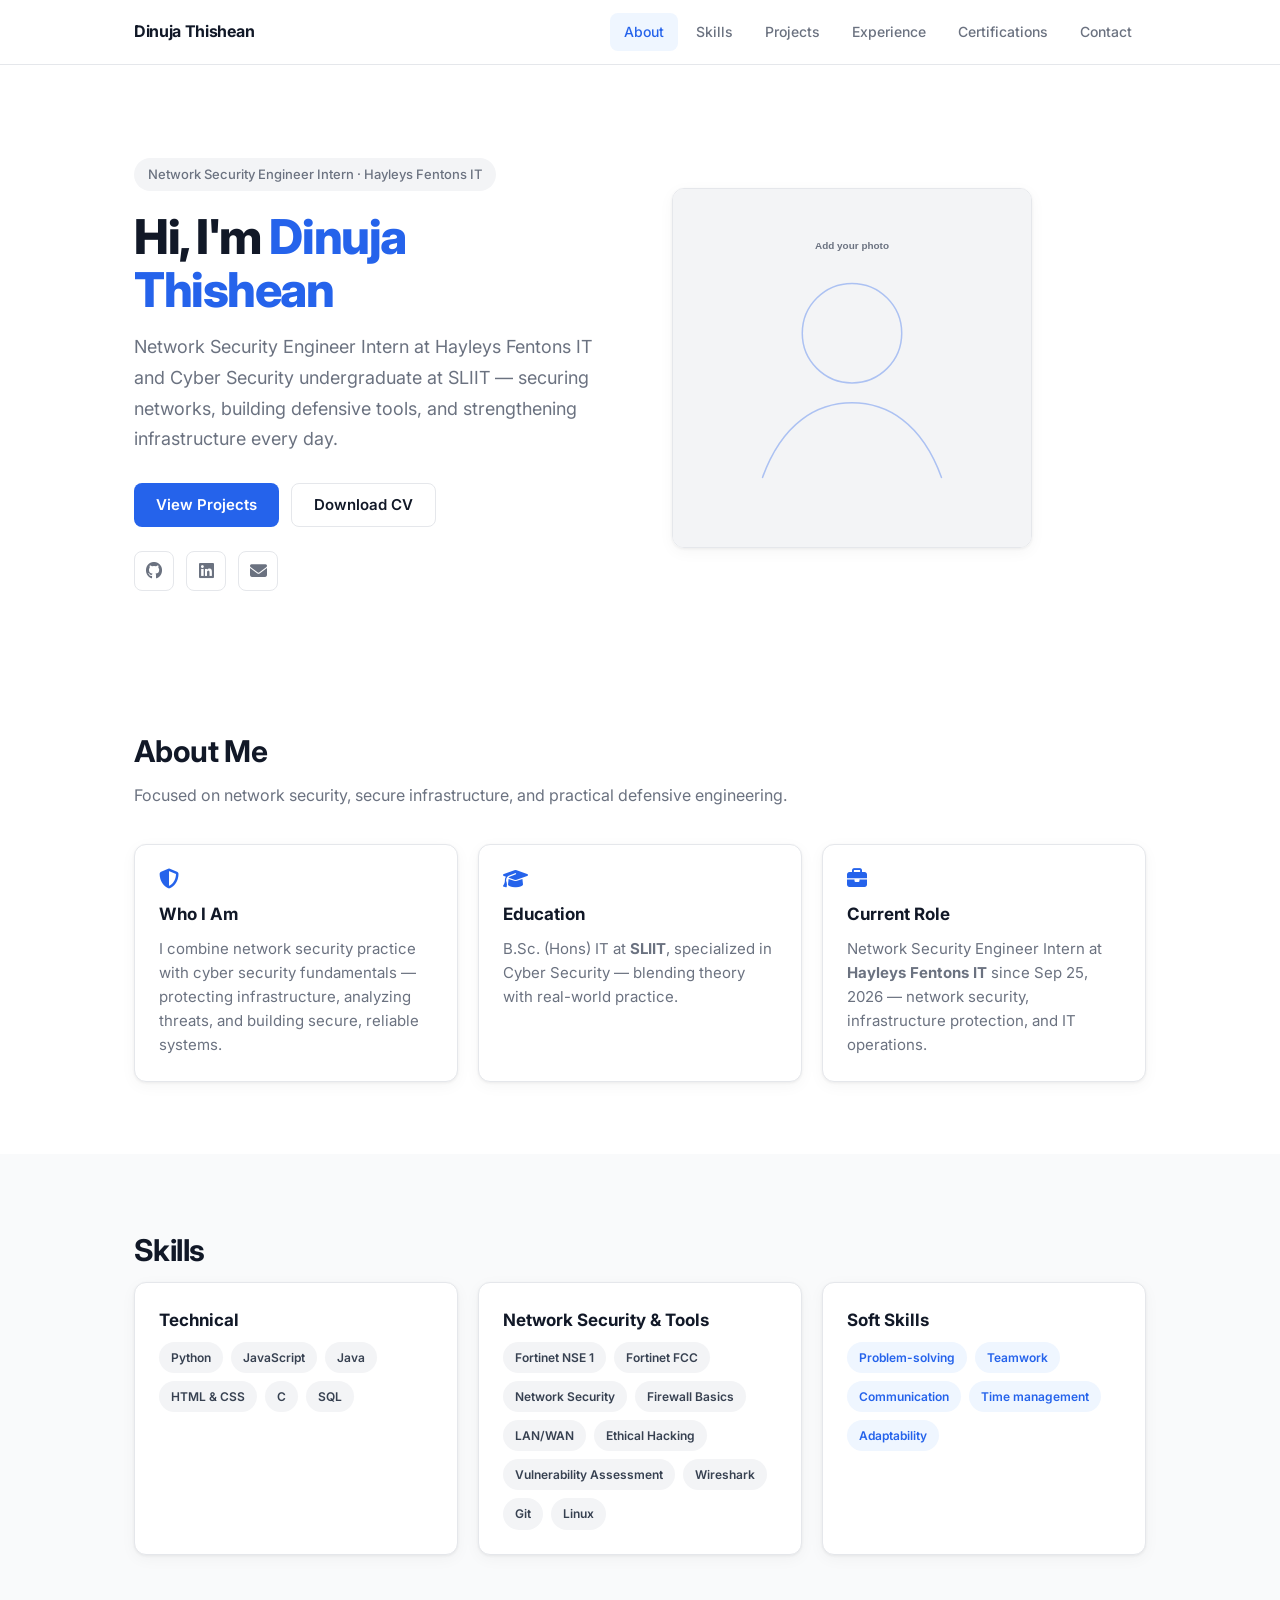
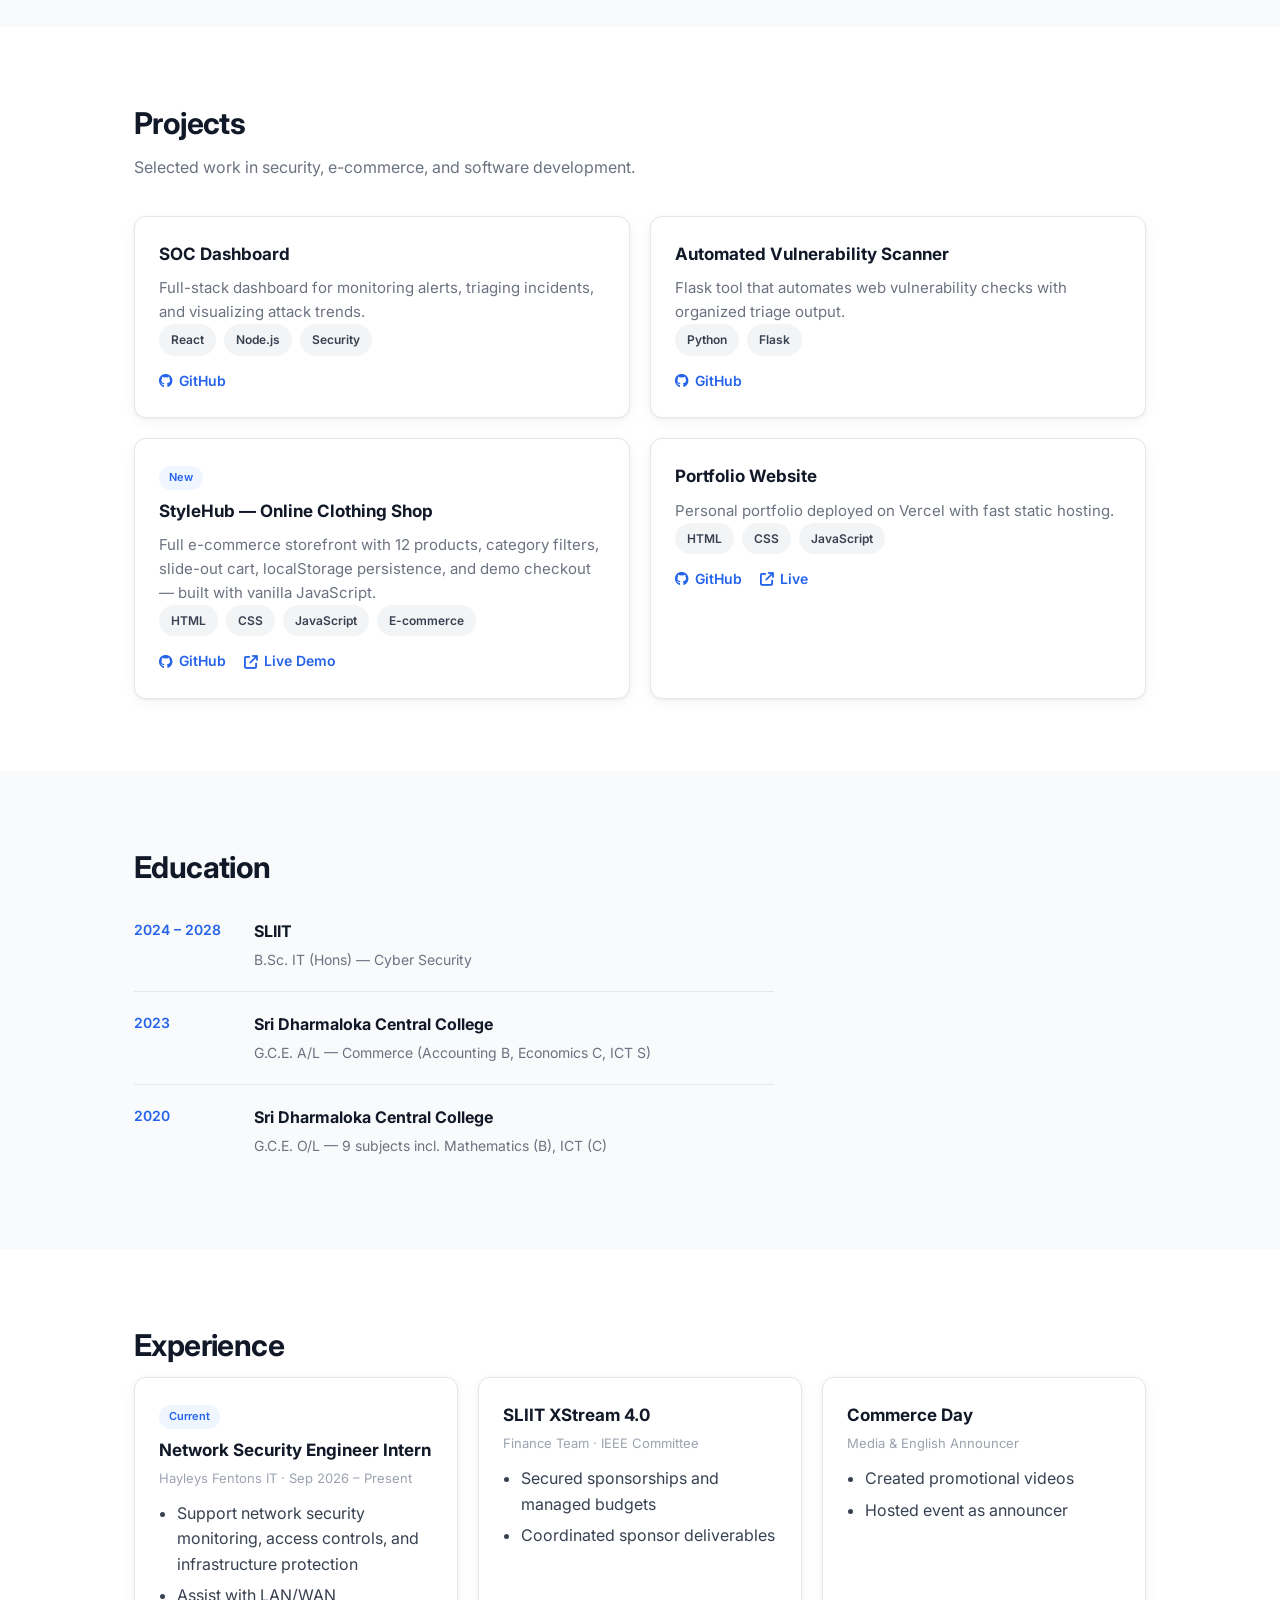
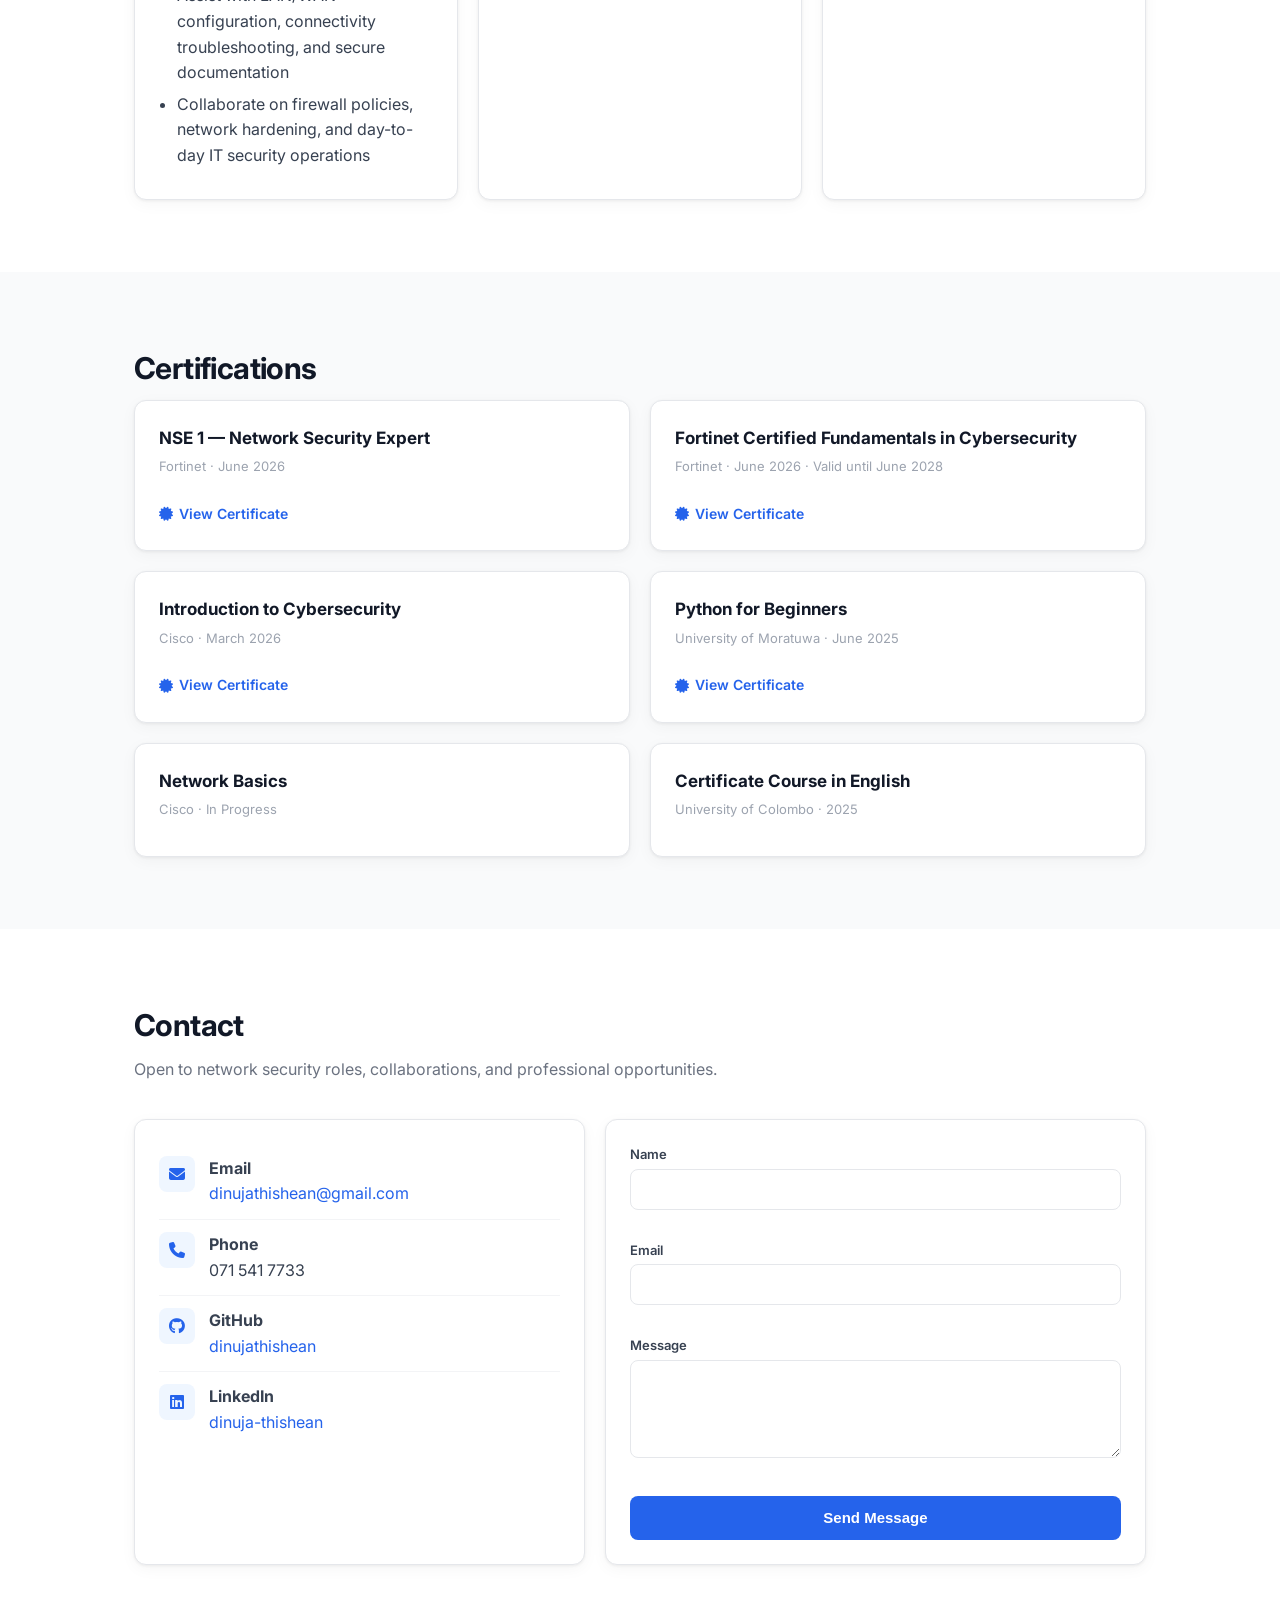
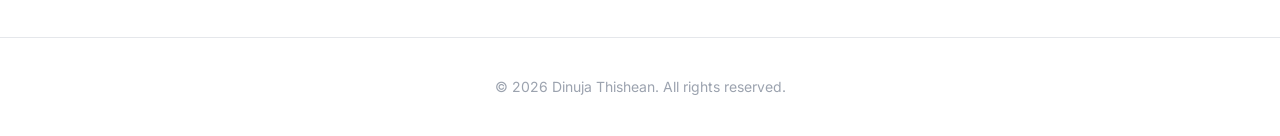
<file: index.html>
<!doctype html>
<html lang="en">
  <head>
    <meta charset="UTF-8" />
    <meta name="viewport" content="width=device-width, initial-scale=1.0" />
    <meta name="color-scheme" content="light" />
    <meta name="theme-color" content="#ffffff" />
    <title>Dinuja Thishean — Network Security Engineer Intern</title>
    <meta name="description" content="Portfolio of Dinuja Thishean — Network Security Engineer Intern at Hayleys Fentons IT and Cyber Security undergraduate at SLIIT." />
    <meta name="author" content="Dinuja Thishean" />
    <meta property="og:title" content="Dinuja Thishean | Network Security Engineer Intern" />
    <meta property="og:description" content="Network Security Engineer Intern at Hayleys Fentons IT — cyber security projects, certifications, and experience." />
    <meta property="og:url" content="https://dinuja-portfolio.vercel.app" />
    <link rel="icon" href="icon.svg" type="image/svg+xml" />
    <link rel="preconnect" href="https://fonts.googleapis.com" />
    <link rel="preconnect" href="https://fonts.gstatic.com" crossorigin />
    <link href="https://fonts.googleapis.com/css2?family=Inter:wght@400;500;600;700;800&display=swap" rel="stylesheet" />
    <link rel="stylesheet" href="https://cdnjs.cloudflare.com/ajax/libs/font-awesome/6.5.0/css/all.min.css" crossorigin="anonymous" referrerpolicy="no-referrer" />
    <link rel="stylesheet" href="assets/css/style.css" />
  </head>
  <body>
    <a class="skip-link" href="#main">Skip to content</a>

    <header class="header" id="top">
      <nav class="nav container" aria-label="Primary">
        <a class="logo" href="#top">Dinuja Thishean</a>
        <button class="menu-btn" id="navToggle" type="button" aria-label="Open menu" aria-expanded="false">
          <span></span><span></span><span></span>
        </button>
        <div class="nav-links" id="navLinks">
          <a class="nav-link" href="#about">About</a>
          <a class="nav-link" href="#skills">Skills</a>
          <a class="nav-link" href="#projects">Projects</a>
          <a class="nav-link" href="#experience">Experience</a>
          <a class="nav-link" href="#certifications">Certifications</a>
          <a class="nav-link" href="#contact">Contact</a>
        </div>
      </nav>
    </header>

    <main id="main">
      <section class="hero" id="home">
        <div class="container hero-inner">
          <div class="hero-text reveal">
            <p class="tag">Network Security Engineer Intern · Hayleys Fentons IT</p>
            <h1>Hi, I'm <span class="highlight">Dinuja Thishean</span></h1>
            <p class="lead">Network Security Engineer Intern at Hayleys Fentons IT and Cyber Security undergraduate at SLIIT — securing networks, building defensive tools, and strengthening infrastructure every day.</p>
            <div class="hero-btns">
              <a class="btn btn-primary" href="#projects">View Projects</a>
              <a class="btn btn-outline" href="Dinuja_Thishean_CV.pdf" download>Download CV</a>
            </div>
            <div class="hero-social">
              <a href="https://github.com/dinujathishean" target="_blank" rel="noopener" aria-label="GitHub"><i class="fa-brands fa-github"></i></a>
              <a href="https://www.linkedin.com/in/dinuja-thishean-b1451427b/" target="_blank" rel="noopener" aria-label="LinkedIn"><i class="fa-brands fa-linkedin"></i></a>
              <a href="mailto:dinujathishean@gmail.com" aria-label="Email"><i class="fa-solid fa-envelope"></i></a>
            </div>
          </div>
          <div class="hero-photo reveal">
            <img src="assets/img/profile-placeholder.svg" alt="Dinuja Thishean" width="360" height="360" />
          </div>
        </div>
      </section>

      <section class="section" id="about">
        <div class="container">
          <h2 class="section-title reveal">About Me</h2>
          <p class="section-desc reveal">Focused on network security, secure infrastructure, and practical defensive engineering.</p>
          <div class="grid-3">
            <div class="card reveal">
              <i class="card-icon fa-solid fa-shield-halved"></i>
              <h3>Who I Am</h3>
              <p>I combine network security practice with cyber security fundamentals — protecting infrastructure, analyzing threats, and building secure, reliable systems.</p>
            </div>
            <div class="card reveal">
              <i class="card-icon fa-solid fa-graduation-cap"></i>
              <h3>Education</h3>
              <p>B.Sc. (Hons) IT at <strong>SLIIT</strong>, specialized in Cyber Security — blending theory with real-world practice.</p>
            </div>
            <div class="card reveal">
              <i class="card-icon fa-solid fa-briefcase"></i>
              <h3>Current Role</h3>
              <p>Network Security Engineer Intern at <strong>Hayleys Fentons IT</strong> since Sep 25, 2026 — network security, infrastructure protection, and IT operations.</p>
            </div>
          </div>
        </div>
      </section>

      <section class="section section-gray" id="skills">
        <div class="container">
          <h2 class="section-title reveal">Skills</h2>
          <div class="grid-3">
            <div class="card reveal">
              <h3>Technical</h3>
              <div class="tags">
                <span>Python</span><span>JavaScript</span><span>Java</span>
                <span>HTML &amp; CSS</span><span>C</span><span>SQL</span>
              </div>
            </div>
            <div class="card reveal">
              <h3>Network Security &amp; Tools</h3>
              <div class="tags">
                <span>Fortinet NSE 1</span><span>Fortinet FCC</span><span>Network Security</span><span>Firewall Basics</span>
                <span>LAN/WAN</span><span>Ethical Hacking</span><span>Vulnerability Assessment</span>
                <span>Wireshark</span><span>Git</span><span>Linux</span>
              </div>
            </div>
            <div class="card reveal">
              <h3>Soft Skills</h3>
              <div class="tags tags-blue">
                <span>Problem-solving</span><span>Teamwork</span><span>Communication</span>
                <span>Time management</span><span>Adaptability</span>
              </div>
            </div>
          </div>
        </div>
      </section>

      <section class="section" id="projects">
        <div class="container">
          <h2 class="section-title reveal">Projects</h2>
          <p class="section-desc reveal">Selected work in security, e-commerce, and software development.</p>
          <div class="grid-2">
            <article class="card reveal">
              <h3>SOC Dashboard</h3>
              <p>Full-stack dashboard for monitoring alerts, triaging incidents, and visualizing attack trends.</p>
              <div class="tags"><span>React</span><span>Node.js</span><span>Security</span></div>
              <a class="card-link" href="https://github.com/dinujathishean/SOC-Dashboard" target="_blank" rel="noopener"><i class="fa-brands fa-github"></i> GitHub</a>
            </article>
            <article class="card reveal">
              <h3>Automated Vulnerability Scanner</h3>
              <p>Flask tool that automates web vulnerability checks with organized triage output.</p>
              <div class="tags"><span>Python</span><span>Flask</span></div>
              <a class="card-link" href="https://github.com/dinujathishean/Automated-Vulnerability-Scanner" target="_blank" rel="noopener"><i class="fa-brands fa-github"></i> GitHub</a>
            </article>
            <article class="card reveal">
              <span class="badge">New</span>
              <h3>StyleHub — Online Clothing Shop</h3>
              <p>Full e-commerce storefront with 12 products, category filters, slide-out cart, localStorage persistence, and demo checkout — built with vanilla JavaScript.</p>
              <div class="tags"><span>HTML</span><span>CSS</span><span>JavaScript</span><span>E-commerce</span></div>
              <a class="card-link" href="https://github.com/dinujathishean/Online-Clothing-Shop" target="_blank" rel="noopener"><i class="fa-brands fa-github"></i> GitHub</a>
              <a class="card-link" href="https://dinujathishean.github.io/Online-Clothing-Shop/" target="_blank" rel="noopener"><i class="fa-solid fa-arrow-up-right-from-square"></i> Live Demo</a>
            </article>
            <article class="card reveal">
              <h3>Portfolio Website</h3>
              <p>Personal portfolio deployed on Vercel with fast static hosting.</p>
              <div class="tags"><span>HTML</span><span>CSS</span><span>JavaScript</span></div>
              <a class="card-link" href="https://github.com/dinujathishean/Portfolio" target="_blank" rel="noopener"><i class="fa-brands fa-github"></i> GitHub</a>
              <a class="card-link" href="https://dinuja-portfolio.vercel.app" target="_blank" rel="noopener"><i class="fa-solid fa-arrow-up-right-from-square"></i> Live</a>
            </article>
          </div>
        </div>
      </section>

      <section class="section section-gray" id="education">
        <div class="container">
          <h2 class="section-title reveal">Education</h2>
          <div class="timeline">
            <div class="timeline-item reveal">
              <span class="timeline-date">2024 – 2028</span>
              <div><h3>SLIIT</h3><p>B.Sc. IT (Hons) — Cyber Security</p></div>
            </div>
            <div class="timeline-item reveal">
              <span class="timeline-date">2023</span>
              <div><h3>Sri Dharmaloka Central College</h3><p>G.C.E. A/L — Commerce (Accounting B, Economics C, ICT S)</p></div>
            </div>
            <div class="timeline-item reveal">
              <span class="timeline-date">2020</span>
              <div><h3>Sri Dharmaloka Central College</h3><p>G.C.E. O/L — 9 subjects incl. Mathematics (B), ICT (C)</p></div>
            </div>
          </div>
        </div>
      </section>

      <section class="section" id="experience">
        <div class="container">
          <h2 class="section-title reveal">Experience</h2>
          <div class="grid-3">
            <div class="card reveal">
              <span class="badge">Current</span>
              <h3>Network Security Engineer Intern</h3>
              <p class="meta">Hayleys Fentons IT · Sep 2026 – Present</p>
              <ul>
                <li>Support network security monitoring, access controls, and infrastructure protection</li>
                <li>Assist with LAN/WAN configuration, connectivity troubleshooting, and secure documentation</li>
                <li>Collaborate on firewall policies, network hardening, and day-to-day IT security operations</li>
              </ul>
            </div>
            <div class="card reveal">
              <h3>SLIIT XStream 4.0</h3>
              <p class="meta">Finance Team · IEEE Committee</p>
              <ul><li>Secured sponsorships and managed budgets</li><li>Coordinated sponsor deliverables</li></ul>
            </div>
            <div class="card reveal">
              <h3>Commerce Day</h3>
              <p class="meta">Media &amp; English Announcer</p>
              <ul><li>Created promotional videos</li><li>Hosted event as announcer</li></ul>
            </div>
          </div>
        </div>
      </section>

      <section class="section section-gray" id="certifications">
        <div class="container">
          <h2 class="section-title reveal">Certifications</h2>
          <div class="grid-2">
            <div class="card reveal">
              <h3>NSE 1 — Network Security Expert</h3>
              <p class="meta">Fortinet · June 2026</p>
              <a class="card-link" href="assets/certificates/NSE-1-certificate.pdf" target="_blank" rel="noopener"><i class="fa-solid fa-certificate"></i> View Certificate</a>
            </div>
            <div class="card reveal">
              <h3>Fortinet Certified Fundamentals in Cybersecurity</h3>
              <p class="meta">Fortinet · June 2026 · Valid until June 2028</p>
              <a class="card-link" href="assets/certificates/Fortinet-Certified-Fundamentals-Cybersecurity.pdf" target="_blank" rel="noopener"><i class="fa-solid fa-certificate"></i> View Certificate</a>
            </div>
            <div class="card reveal">
              <h3>Introduction to Cybersecurity</h3>
              <p class="meta">Cisco · March 2026</p>
              <a class="card-link" href="assets/certificates/Introduction-to-Cybersecurity-certificate.pdf" target="_blank" rel="noopener"><i class="fa-solid fa-certificate"></i> View Certificate</a>
            </div>
            <div class="card reveal">
              <h3>Python for Beginners</h3>
              <p class="meta">University of Moratuwa · June 2025</p>
              <a class="card-link" href="assets/certificates/Python-for-Beginners-certificate.pdf" target="_blank" rel="noopener"><i class="fa-solid fa-certificate"></i> View Certificate</a>
            </div>
            <div class="card reveal">
              <h3>Network Basics</h3>
              <p class="meta">Cisco · In Progress</p>
            </div>
            <div class="card reveal">
              <h3>Certificate Course in English</h3>
              <p class="meta">University of Colombo · 2025</p>
            </div>
          </div>
        </div>
      </section>

      <section class="section" id="contact">
        <div class="container">
          <h2 class="section-title reveal">Contact</h2>
          <p class="section-desc reveal">Open to network security roles, collaborations, and professional opportunities.</p>
          <div class="contact-grid">
            <div class="card reveal">
              <div class="contact-item"><i class="fa-solid fa-envelope"></i><div><strong>Email</strong><br><a href="mailto:dinujathishean@gmail.com">dinujathishean@gmail.com</a></div></div>
              <div class="contact-item"><i class="fa-solid fa-phone"></i><div><strong>Phone</strong><br>071 541 7733</div></div>
              <div class="contact-item"><i class="fa-brands fa-github"></i><div><strong>GitHub</strong><br><a href="https://github.com/dinujathishean" target="_blank" rel="noopener">dinujathishean</a></div></div>
              <div class="contact-item"><i class="fa-brands fa-linkedin"></i><div><strong>LinkedIn</strong><br><a href="https://www.linkedin.com/in/dinuja-thishean-b1451427b/" target="_blank" rel="noopener">dinuja-thishean</a></div></div>
            </div>
            <form class="card contact-form reveal" id="contactForm" novalidate>
              <div class="field"><label for="contactName">Name</label><input id="contactName" type="text" required /><p class="error" id="errName"></p></div>
              <div class="field"><label for="contactEmail">Email</label><input id="contactEmail" type="email" required /><p class="error" id="errEmail"></p></div>
              <div class="field"><label for="contactMessage">Message</label><textarea id="contactMessage" rows="4" required></textarea><p class="error" id="errMessage"></p></div>
              <button class="btn btn-primary" type="submit">Send Message</button>
              <p class="success" id="formSuccess" hidden>Thank you! Your message is ready to send.</p>
            </form>
          </div>
        </div>
      </section>
    </main>

    <footer class="footer">
      <div class="container">
        <p>© <span id="year"></span> Dinuja Thishean. All rights reserved.</p>
      </div>
    </footer>

    <button class="to-top" id="toTop" aria-label="Back to top"><i class="fa-solid fa-arrow-up"></i></button>
    <script src="assets/js/main.js"></script>
  </body>
</html>
</file>
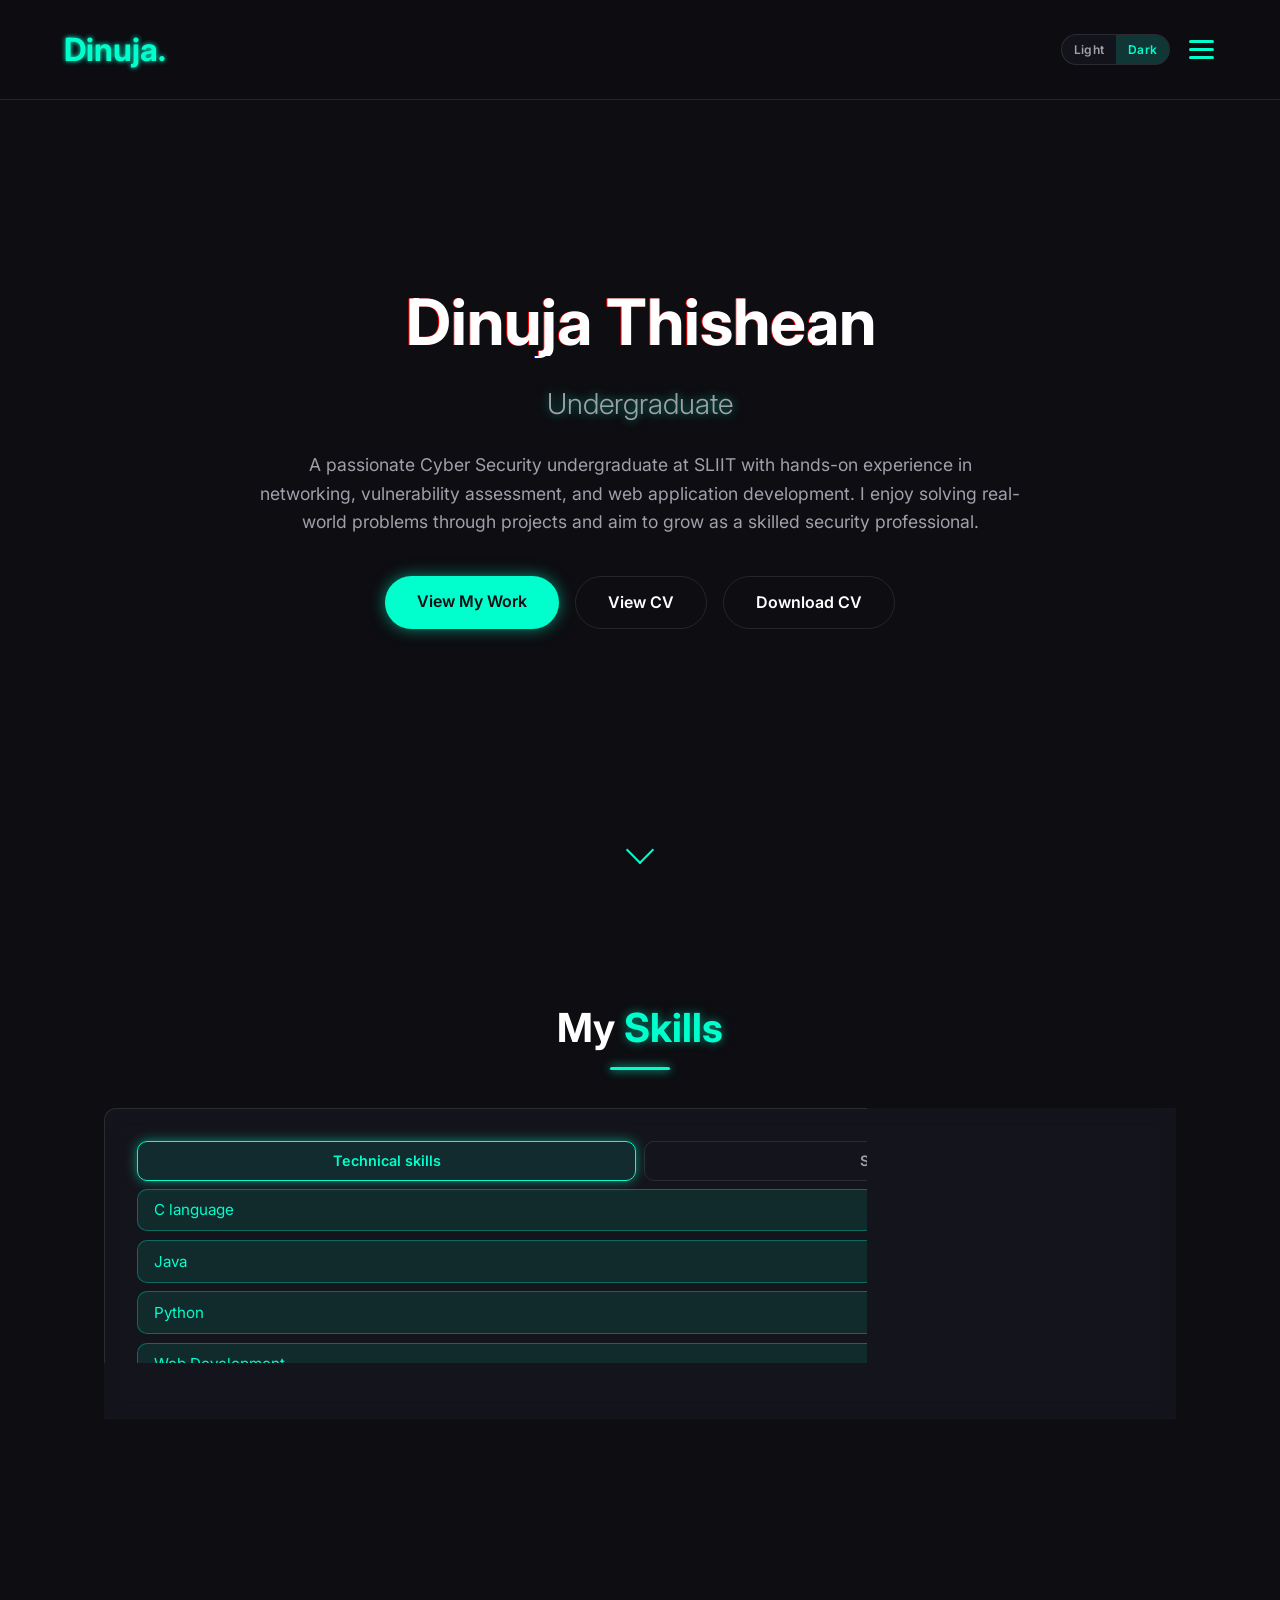
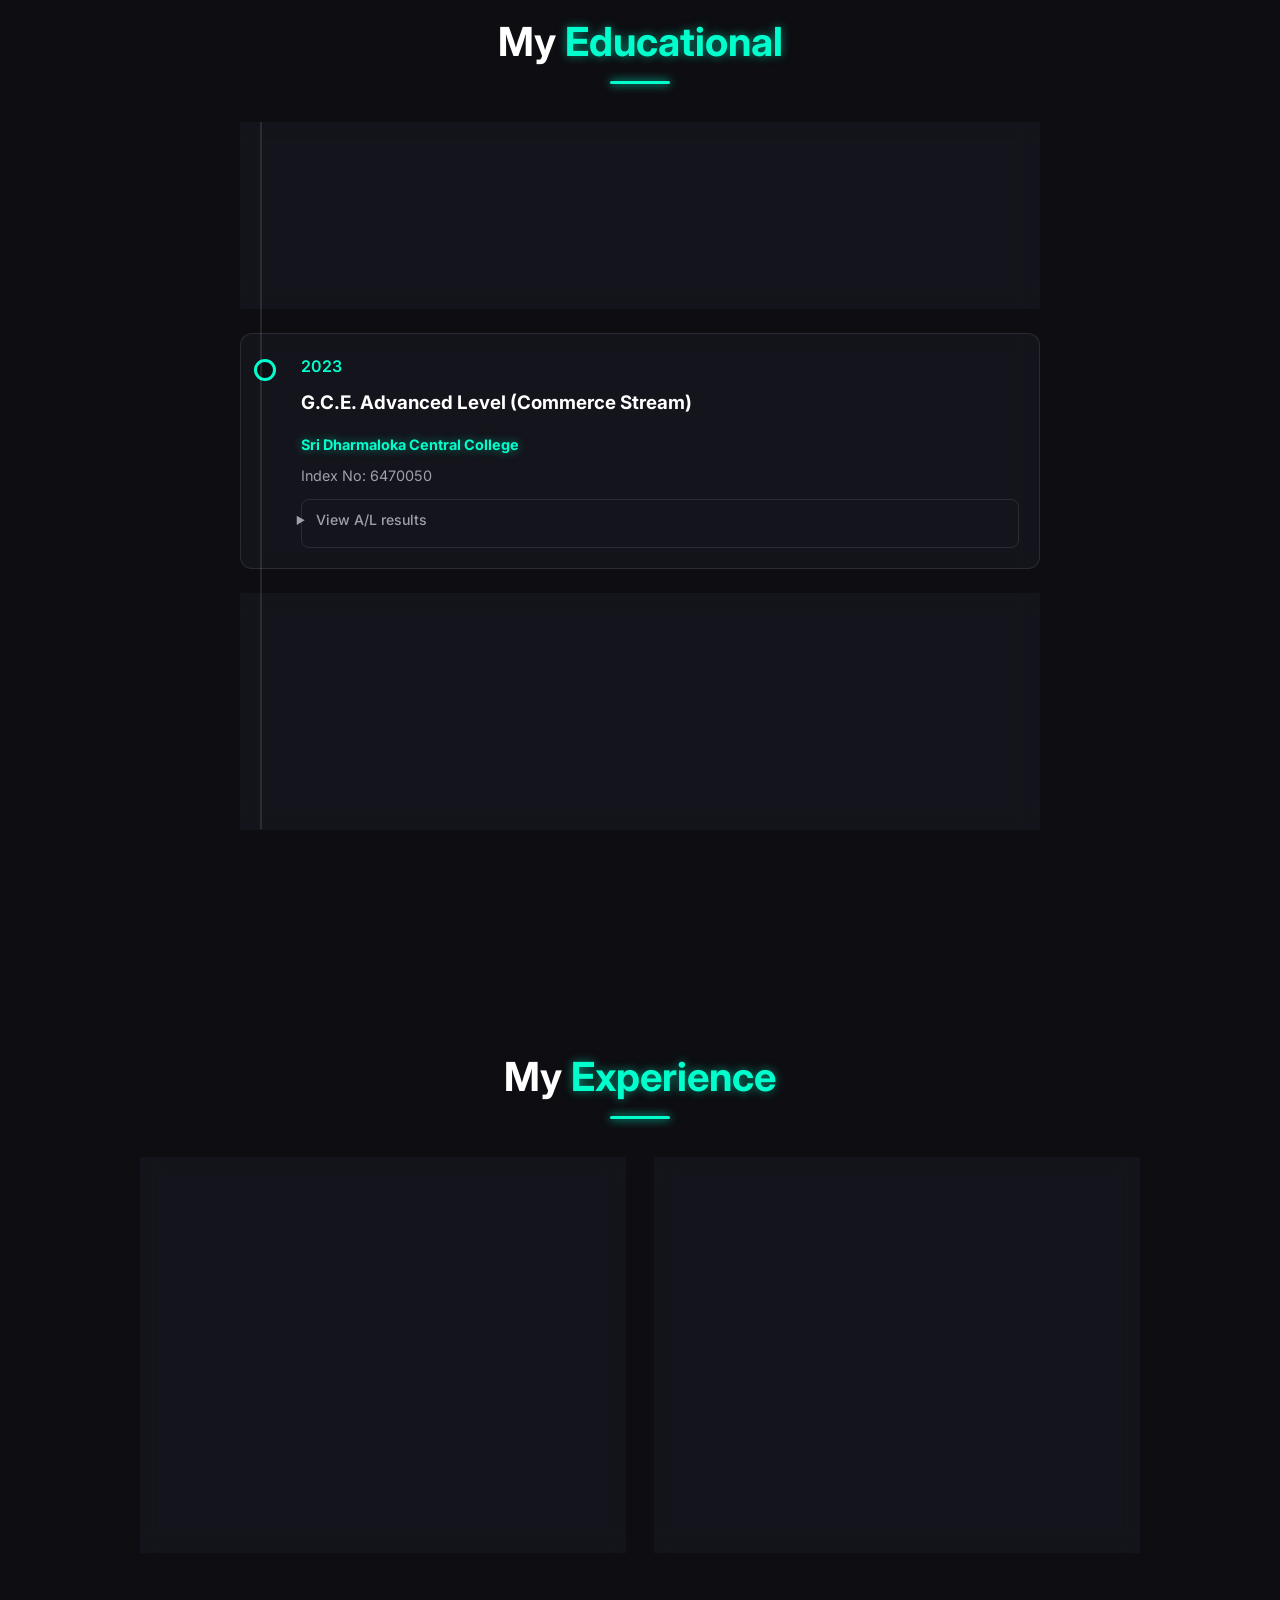
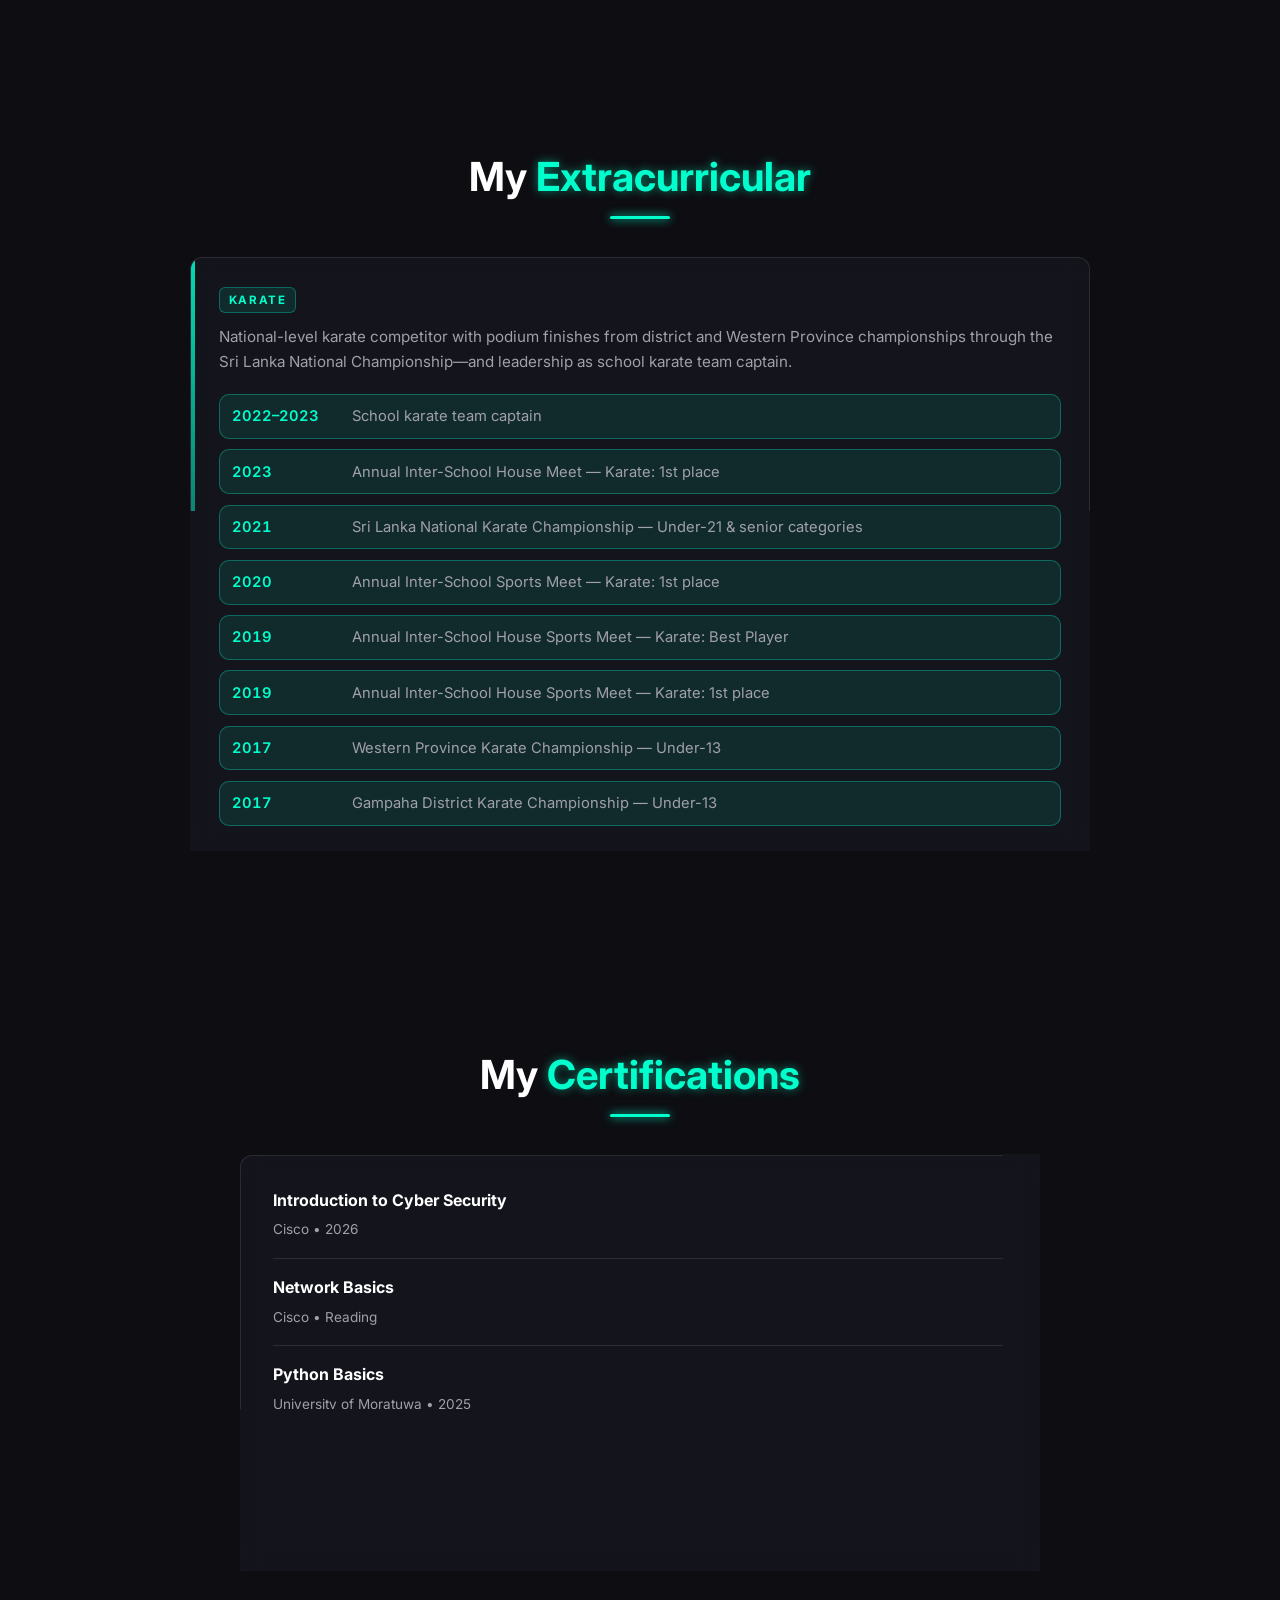
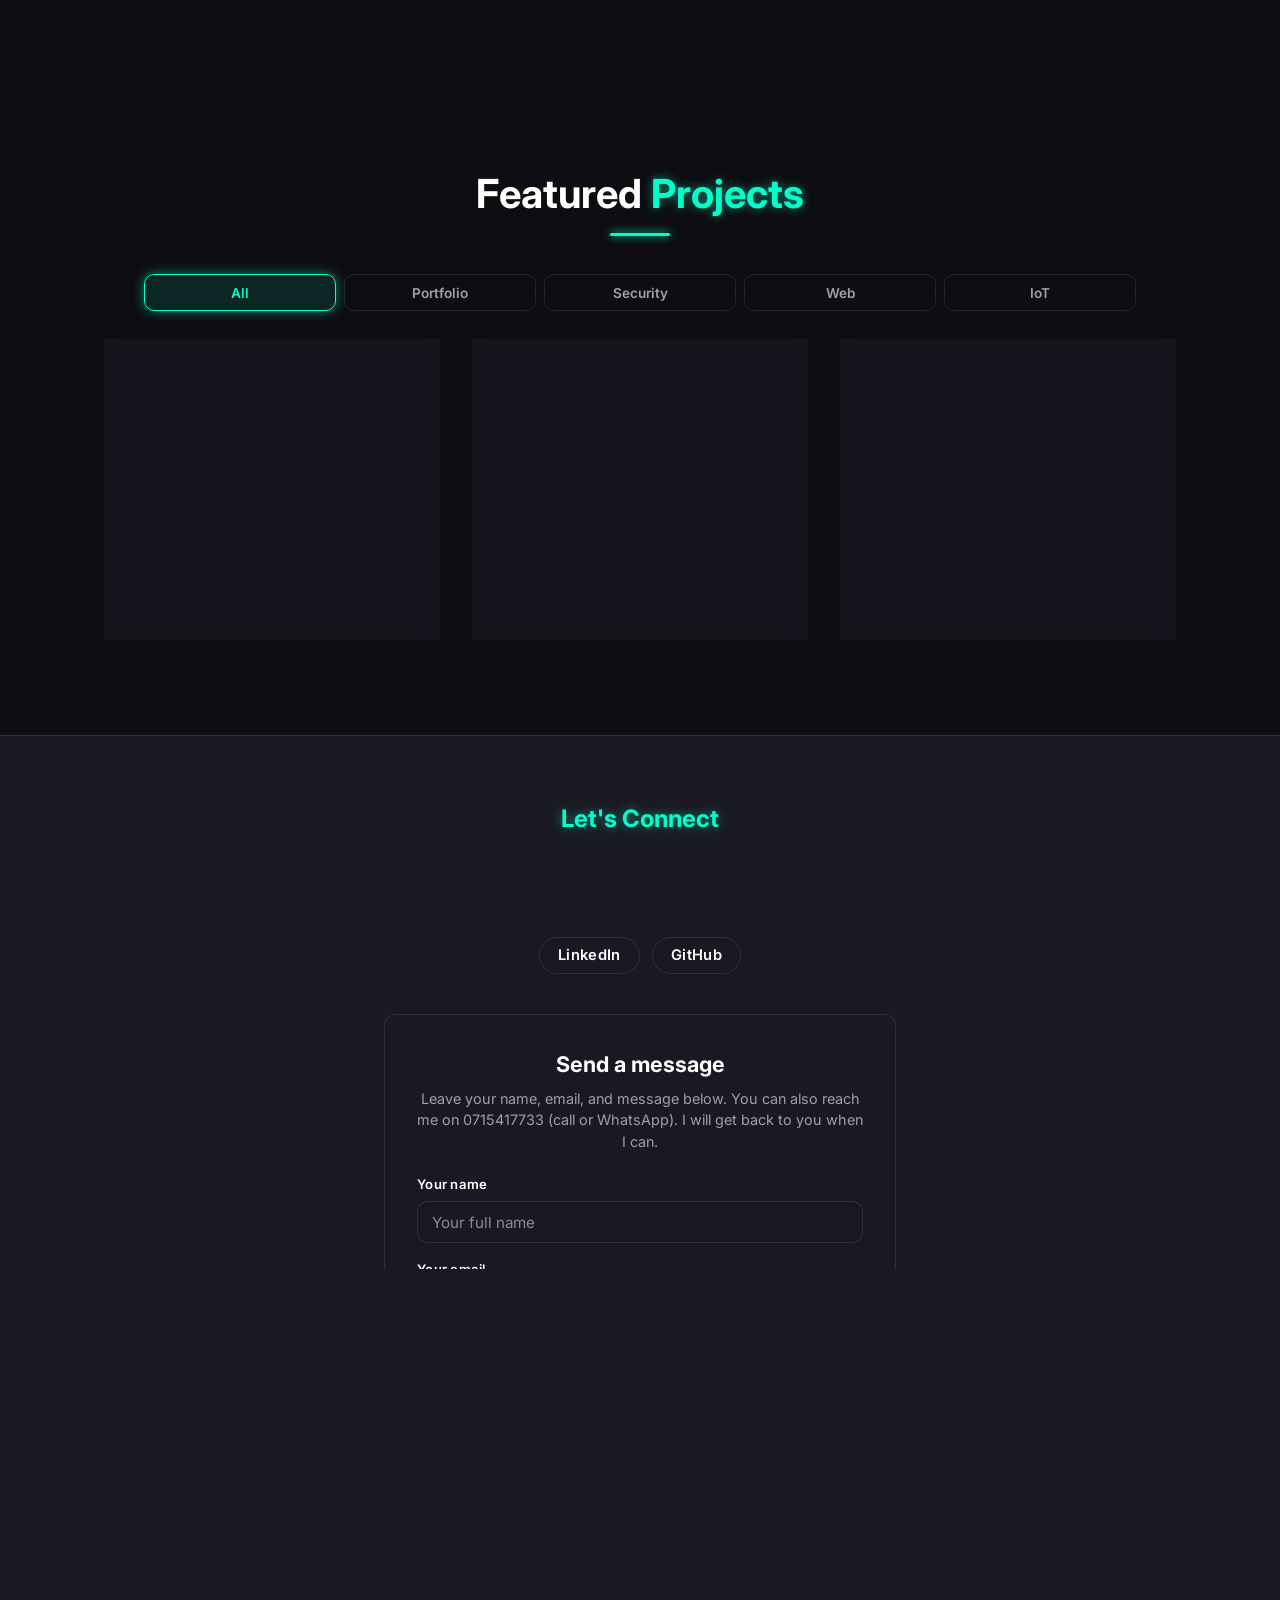
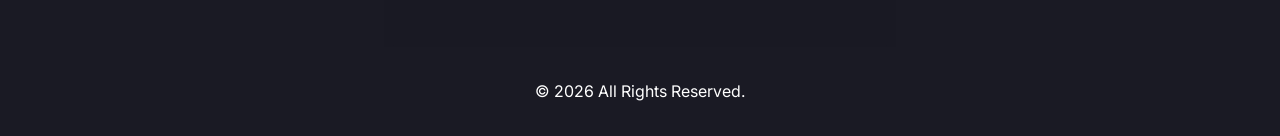
<file: project/index.html>
<!DOCTYPE html>
<html lang="en" data-theme="dark">
<head>
    <meta charset="UTF-8">
    <meta name="viewport" content="width=device-width, initial-scale=1.0, viewport-fit=cover">
    <meta name="color-scheme" content="dark light">
    <meta name="theme-color" content="#0a0a0f" media="(prefers-color-scheme: dark)">
    <meta name="theme-color" content="#f4f4f5" media="(prefers-color-scheme: light)">
    <meta name="mobile-web-app-capable" content="yes">
    <meta name="apple-mobile-web-app-capable" content="yes">
    <meta name="apple-mobile-web-app-status-bar-style" content="black-translucent">
    <meta name="apple-mobile-web-app-title" content="Portfolio">
    <meta name="android-mobile-web-app-capable" content="yes">
    <title>Portfolio | Loading...</title>
    <meta name="description" content="Personal Portfolio">
    <link rel="icon" href="icon.svg" type="image/svg+xml">
    <link rel="apple-touch-icon" href="icon.svg">
    <link rel="manifest" href="manifest.json">
    <script>
      (function () {
        try {
          var stored = localStorage.getItem('portfolio-theme');
          document.documentElement.setAttribute(
            'data-theme',
            stored === 'light' || stored === 'dark' ? stored : 'dark'
          );
        } catch (e) {
          document.documentElement.setAttribute('data-theme', 'dark');
        }
      })();
    </script>
    <link rel="stylesheet" href="style.css?v=30">
    <link href="https://fonts.googleapis.com/css2?family=Inter:wght@300;400;600;700&display=swap" rel="stylesheet">
    <!-- Built-in copy so the site works without Python or fetch(). When you change data.json, update this JSON too (or remove this block to load only from data.json over http). -->
    <script type="application/json" id="portfolio-data-inline">{"bio":{"name":"Dinuja Thishean","title":"Undergraduate","description":"A passionate Cyber Security undergraduate at SLIIT with hands-on experience in networking, vulnerability assessment, and web application development. I enjoy solving real-world problems through projects and aim to grow as a skilled security professional."},"contact":{"email":"dinujathishean@gmail.com","phone":"0715417733","linkedin":"https://www.linkedin.com/in/dinuja-thishean-b1451427b/?lipi=urn%3Ali%3Apage%3Ad_flagship3_profile_view_base_contact_details%3B0hmPgJrzQ%2BeJ8Q7BQMf6NQ%3D%3D","github":"https://github.com/dinujathishean?tab=repositories","formAccessKey":""},"education":[{"degree":"B.Sc. (Hons) in Information Technology","institution":"Sri Lanka Institute of Information Technology","year":"2024 - 2028","details":"Specialized in Cyber Security."},{"degree":"G.C.E. Advanced Level (Commerce Stream)","institution":"Sri Dharmaloka Central College","year":"2023","details":"Index No: 6470050","subjects":[{"name":"Accounting","grade":"B"},{"name":"Economics","grade":"C"},{"name":"ICT","grade":"S"},{"name":"English","grade":"C"}]},{"degree":"G.C.E. Ordinary Level","institution":"Sri Dharmaloka Central College","year":"2020","details":"Index No: 60810211","subjects":[{"name":"Mathematics","grade":"B"},{"name":"Sinhala","grade":"B"},{"name":"Buddhism","grade":"B"},{"name":"Music","grade":"B"},{"name":"English","grade":"C"},{"name":"Science","grade":"C"},{"name":"Commerce","grade":"C"},{"name":"History","grade":"C"},{"name":"ICT","grade":"C"}]}],"extracurricular":{"categoryLabel":"Karate","intro":"National-level karate competitor with podium finishes from district and Western Province championships through the Sri Lanka National Championship—and leadership as school karate team captain.","items":[{"when":"2022–2023","text":"School karate team captain"},{"when":"2023","text":"Annual Inter-School House Meet — Karate: 1st place"},{"when":"2021","text":"Sri Lanka National Karate Championship — Under-21 & senior categories"},{"when":"2020","text":"Annual Inter-School Sports Meet — Karate: 1st place"},{"when":"2019","text":"Annual Inter-School House Sports Meet — Karate: Best Player"},{"when":"2019","text":"Annual Inter-School House Sports Meet — Karate: 1st place"},{"when":"2017","text":"Western Province Karate Championship — Under-13"},{"when":"2017","text":"Gampaha District Karate Championship — Under-13"}]},"experiences":[{"tier":"University","context":"SLIIT · IEEE committee","title":"SLIIT XStream 4.0","role":"Finance team member","tagline":"IEEE-backed flagship experience on campus","bullets":["Volunteered on the finance track for SLIIT XStream 4.0—an IEEE-driven signature event—helping secure sponsorships, follow up with partners, and keep budgets transparent while the main programme showcased innovation on stage.","Worked alongside committee leads to align sponsor deliverables with event timelines so funding, perks, and printed collateral arrived before doors opened."]},{"tier":"School","context":"Sri Dharmaloka Central College · Commerce Society","title":"Commerce Day","role":"Commerce Society member · Media & English announcer","tagline":"Society-led showcase celebrating commerce students","bullets":["Served as an active Commerce Society member for Commerce Day—conceptualising, filming, and editing short-form videos that promoted the build-up and captured the atmosphere across our channels.","Stepped on stage as the English announcer—scripting transitions, welcoming guests, and keeping the programme flowing from opening remarks to the closing thank-you."]}],"projectCategories":[{"id":"all","label":"All"},{"id":"portfolio","label":"Portfolio"},{"id":"security","label":"Security"},{"id":"web","label":"Web"},{"id":"iot","label":"IoT"}],"projects":[{"title":"Portfolio App","category":"portfolio","description":"Personal portfolio website (HTML, CSS, JavaScript)—responsive layout, light/dark theme, skills, education, experience, and projects. Open source on GitHub.","link":"https://github.com/dinujathishean/Portfolio"},{"title":"Automated Vulnerability Scanner","category":"security","description":"Automated Web Vulnerability Scanner (Python, Flask)","link":"https://github.com/dinujathishean/Automated-Vulnerability-Scanner","screenshots":["assets/avs-1.png","assets/avs-2.png","assets/avs-3.png","assets/avs-4.png","assets/avs-5.png"]},{"title":"Hotel-reservation-system","category":"web","description":"Web-Based Hotel Management & Reservation System (Spring Boot).","link":"#"}],"certifications":[{"name":"Introduction to Cyber Security","date":"2026","issuer":"Cisco"},{"name":"Network Basics","date":"Reading","issuer":"Cisco"},{"name":"Python Basics","date":"2025","issuer":"University of Moratuwa"},{"name":"Certificate course in English ","date":"2025","issuer":"University of Colombo"}],"skills":{"technical":["C language","Java","Python","Web Development"],"soft":["Problem Solving","Team Collaboration","Leadership","Good Communication"]},"cvLink":"assets/Dinuja-Thishean-CV.pdf","cvDownloadFilename":"Dinuja-Thishean-CV.pdf"}</script>
</head>
<body>
    <div id="app">
        <!-- Hero Section -->
        <header class="hero" id="hero">
            <nav class="navbar">
                <div class="logo" id="nav-logo">JD.</div>
                <div class="navbar-right">
                    <div class="theme-switch" role="group" aria-label="Site theme">
                        <button type="button" class="theme-btn" data-set-theme="light" id="theme-btn-light" aria-pressed="false">Light</button>
                        <button type="button" class="theme-btn" data-set-theme="dark" id="theme-btn-dark" aria-pressed="true">Dark</button>
                    </div>
                    <div class="menu-btn" id="menu-btn">
                        <div class="menu-btn__burger"></div>
                    </div>
                </div>

                <ul class="nav-links" id="nav-links">
                    <li class="nav-theme-item">
                        <span class="nav-theme-label">Theme</span>
                        <div class="theme-switch theme-switch--stacked" role="group" aria-label="Site theme in navigation menu">
                            <button type="button" class="theme-btn" data-set-theme="light" id="theme-btn-light-menu" aria-pressed="false">Light</button>
                            <button type="button" class="theme-btn" data-set-theme="dark" id="theme-btn-dark-menu" aria-pressed="true">Dark</button>
                        </div>
                    </li>
                    <li><a href="#skills">Skills</a></li>
                    <li><a href="#educational">My Educational</a></li>
                    <li><a href="#experience">Experience</a></li>
                    <li><a href="#extracurricular">Extracurricular</a></li>
                    <li><a href="#certifications">Certifications</a></li>
                    <li><a href="#projects">Projects</a></li>
                    <li><a href="#contact">Let's Connect</a></li>
                </ul>
            </nav>
            <div class="hero-content">
                <h1 class="glitch" id="hero-name" data-text="Loading...">Loading...</h1>
                <h2 id="hero-title" class="neon-text">...</h2>
                <p id="hero-desc">...</p>
                <div class="hero-actions">
                    <a href="#projects" class="btn primary-btn">View My Work</a>
                    <a href="#" id="view-cv-btn" class="btn secondary-btn" target="_blank">View CV</a>
                    <a href="#" id="download-cv-btn" class="btn secondary-btn" download>Download CV</a>
                </div>
            </div>
            <div class="scroll-indicator">
                <span></span>
            </div>
        </header>

        <!-- Skills (full width, above My Educational) -->
        <section id="skills" class="section section-skills">
            <h2 class="section-title">My <span class="neon-text">Skills</span></h2>
            <div class="skills-section-inner glass-panel">
                <div class="skills-tabs" role="tablist" aria-label="Skills category">
                    <button type="button" class="skills-tab-btn is-active" id="skills-tab-tech" role="tab" aria-selected="true" aria-controls="technical-skills-panel">Technical skills</button>
                    <button type="button" class="skills-tab-btn" id="skills-tab-soft" role="tab" aria-selected="false" aria-controls="soft-skills-panel">Soft skills</button>
                </div>
                <div id="technical-skills-panel" class="skills-panel" role="tabpanel" aria-labelledby="skills-tab-tech">
                    <div class="skills-container" id="technical-skills-container">
                        <!-- Technical Skills injected via JS -->
                    </div>
                </div>
                <div id="soft-skills-panel" class="skills-panel" role="tabpanel" aria-labelledby="skills-tab-soft" hidden>
                    <div class="skills-container" id="soft-skills-container">
                        <!-- Soft Skills injected via JS -->
                    </div>
                </div>
            </div>
        </section>

        <!-- My Educational (qualifications) -->
        <section id="educational" class="section">
            <h2 class="section-title">My <span class="neon-text">Educational</span></h2>
            <div class="timeline" id="education-timeline">
                <!-- Injected via JS -->
            </div>
        </section>

        <!-- Experience Section -->
        <section id="experience" class="section">
            <h2 class="section-title">My <span class="neon-text">Experience</span></h2>
            <div class="experience-grid" id="experience-list">
                <!-- Experience cards injected via JS -->
            </div>
        </section>

        <!-- Extracurricular (e.g. sports) -->
        <section id="extracurricular" class="section">
            <h2 class="section-title">My <span class="neon-text">Extracurricular</span></h2>
            <div id="extracurricular-root" class="extracurricular-section-root" aria-live="polite"></div>
        </section>

        <!-- Certifications -->
        <section id="certifications" class="section">
            <h2 class="section-title">My <span class="neon-text">Certifications</span></h2>
            <div class="certifications-card glass-panel">
                <ul id="cert-list" class="cert-list">
                    <!-- Certs injected via JS -->
                </ul>
            </div>
        </section>

        <!-- Projects Section -->
        <section id="projects" class="section">
            <h2 class="section-title">Featured <span class="neon-text">Projects</span></h2>
            <div id="projects-grid" class="projects-section-root"></div>
        </section>

        <!-- Footer -->
        <footer id="contact">
            <h2 class="neon-text">Let's Connect</h2>
            <div class="contact-bubbles" id="social-links" aria-label="Contact methods">
                <!-- Contact bubbles injected via JS -->
            </div>

            <div class="contact-message-wrap glass-panel" id="contact-message-wrap" hidden>
                <h3 class="contact-form-title">Send a message</h3>
                <p class="contact-form-intro" id="contact-form-intro">Leave your name, email, and message. I will get back to you when I can.</p>
                <form id="contact-form" class="contact-form" novalidate>
                    <div class="contact-form-row">
                        <label class="contact-form-label" for="contact-name">Your name</label>
                        <input class="contact-form-input" type="text" id="contact-name" name="name" required autocomplete="name" maxlength="120" placeholder="Your full name">
                    </div>
                    <div class="contact-form-row">
                        <label class="contact-form-label" for="contact-email">Your email</label>
                        <input class="contact-form-input" type="email" id="contact-email" name="email" required autocomplete="email" maxlength="254" placeholder="you@example.com">
                    </div>
                    <div class="contact-form-row">
                        <label class="contact-form-label" for="contact-message">Message</label>
                        <textarea class="contact-form-input contact-form-textarea" id="contact-message" name="message" required rows="5" maxlength="4000" placeholder="Write your message here…"></textarea>
                    </div>
                    <button type="submit" class="btn primary-btn contact-form-submit" id="contact-form-submit">Send message</button>
                    <p id="contact-form-status" class="contact-form-status" role="status" aria-live="polite"></p>
                </form>
            </div>

            <p>&copy; <span id="current-year"></span> All Rights Reserved.</p>
        </footer>
    </div>
    
    <!-- Modal for Project Screenshots -->
    <div id="project-modal" class="modal">
        <div class="modal-content glass-panel">
            <span class="close-modal" id="close-modal">&times;</span>
            <h2 id="modal-title" class="neon-text">Project Details</h2>
            <div class="modal-gallery" id="modal-gallery">
                <!-- Images injected via JS -->
            </div>
        </div>
    </div>

    <script src="app.js?v=30"></script>
</body>
</html>
</file>
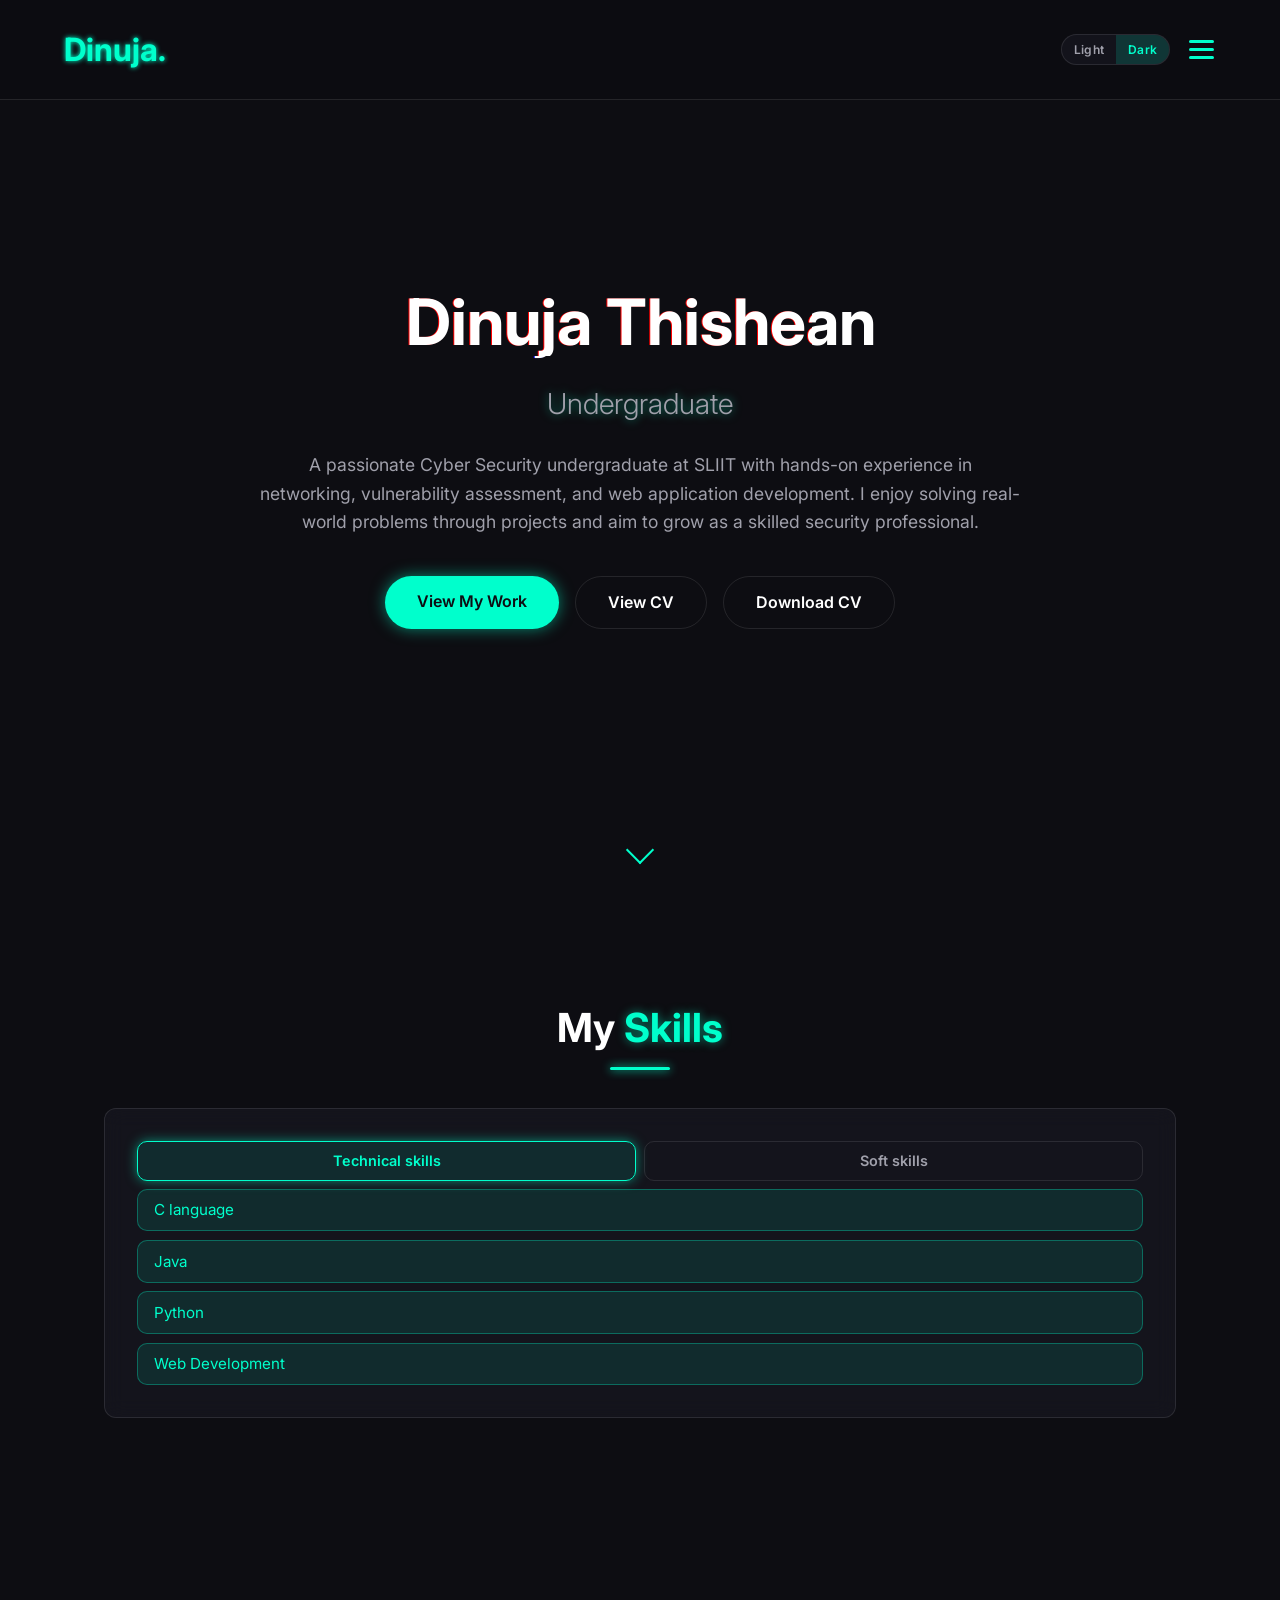
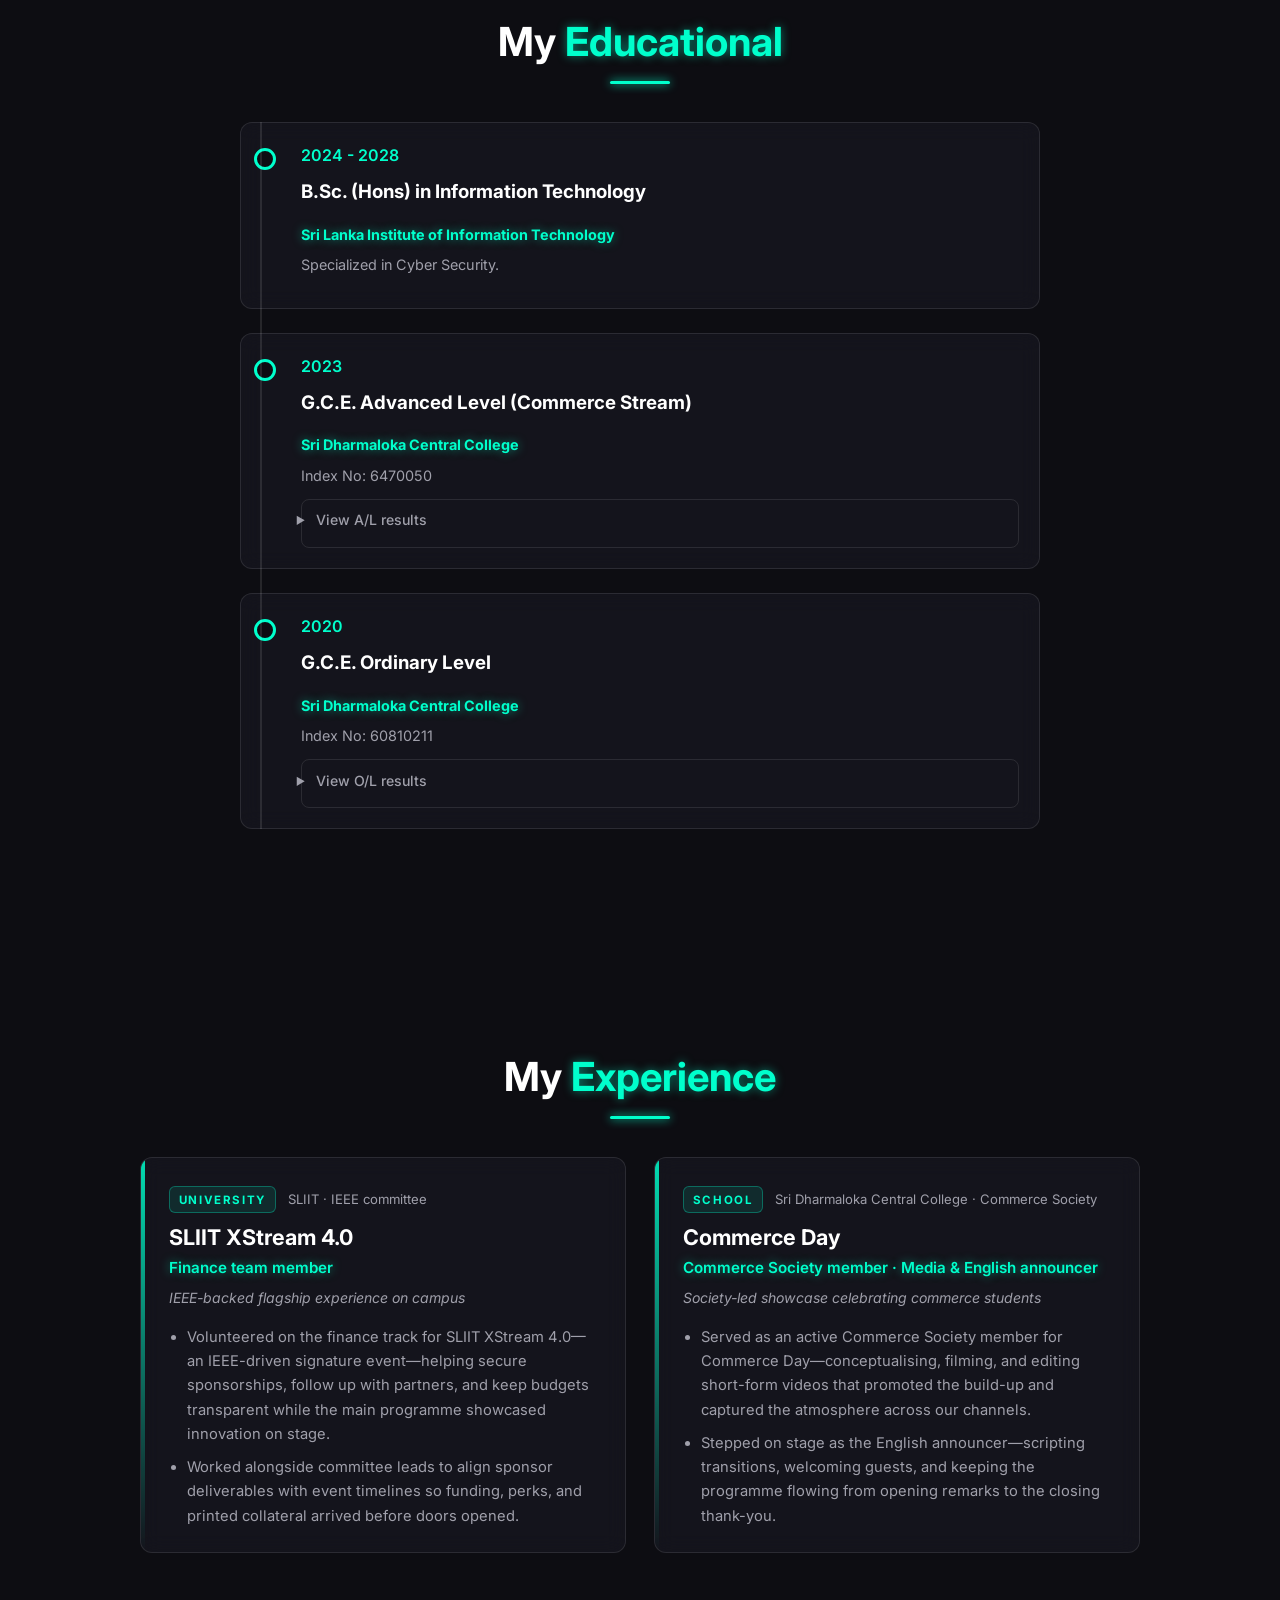
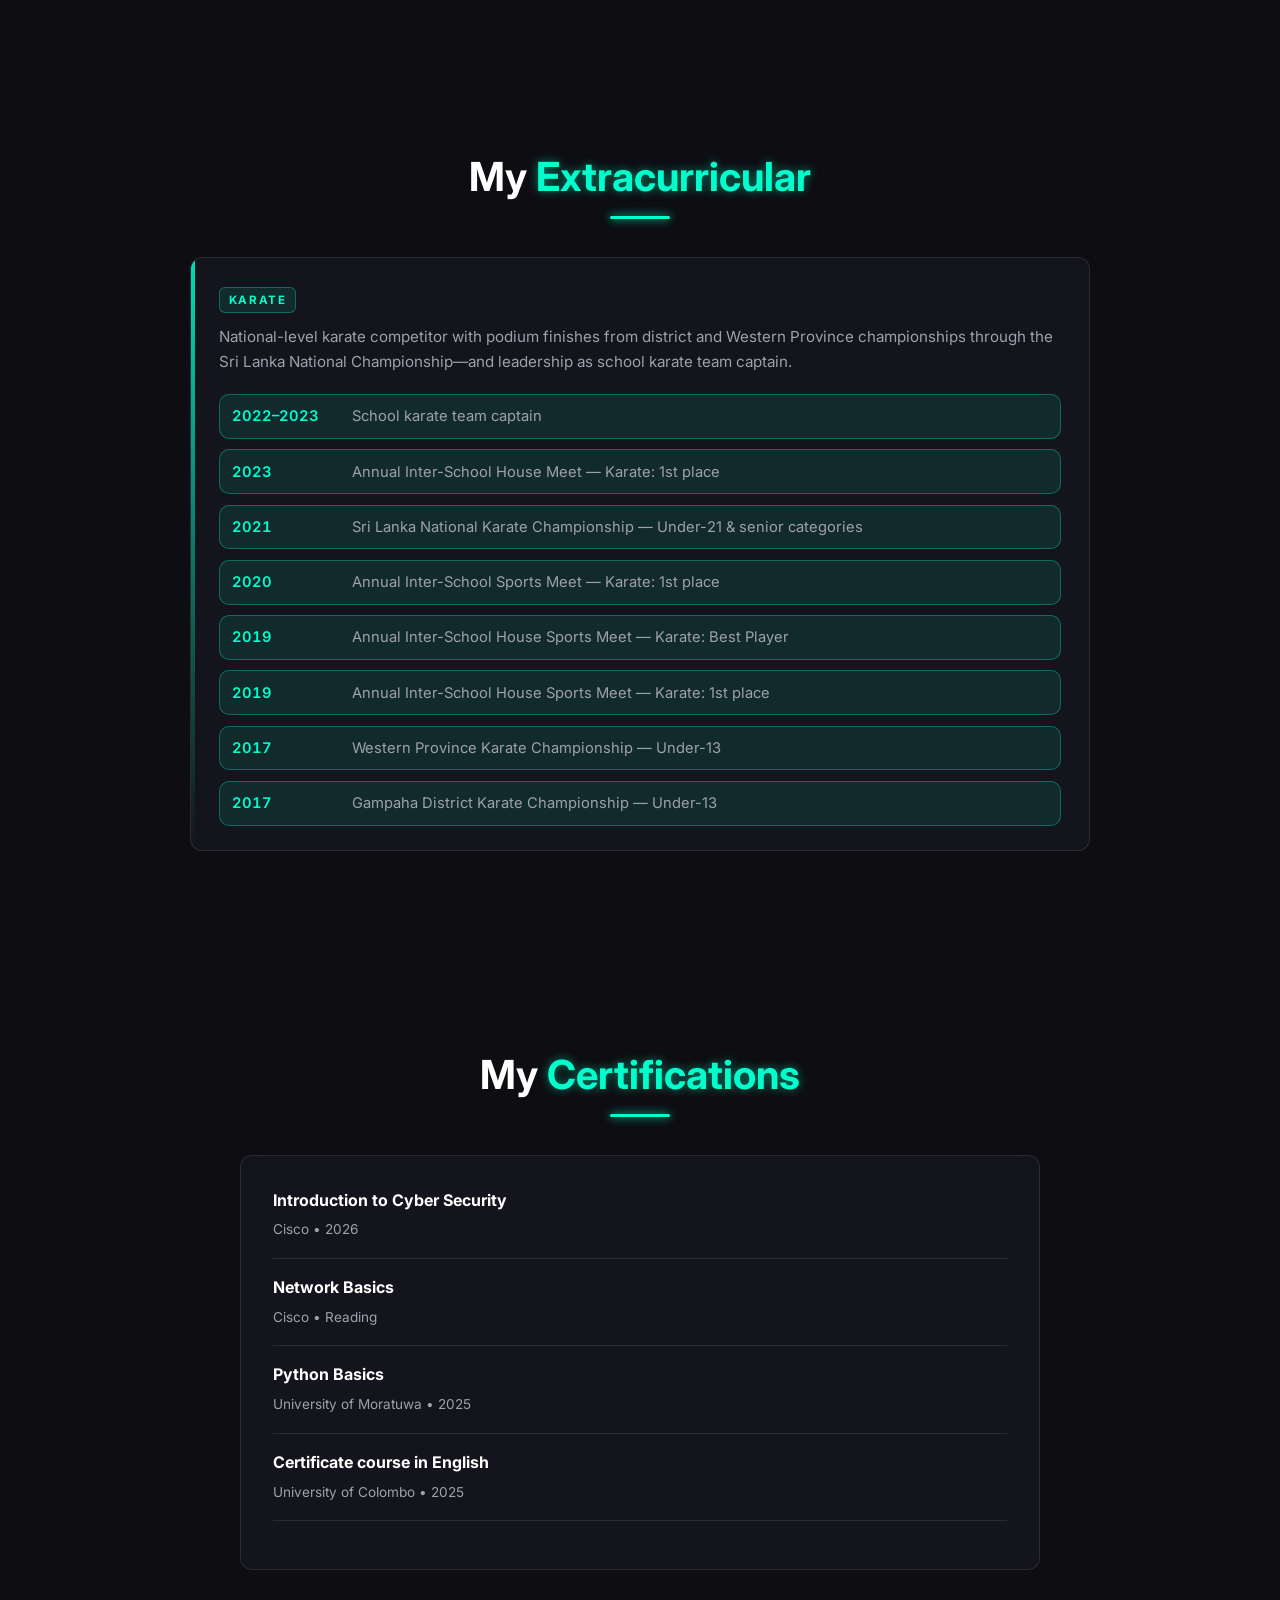
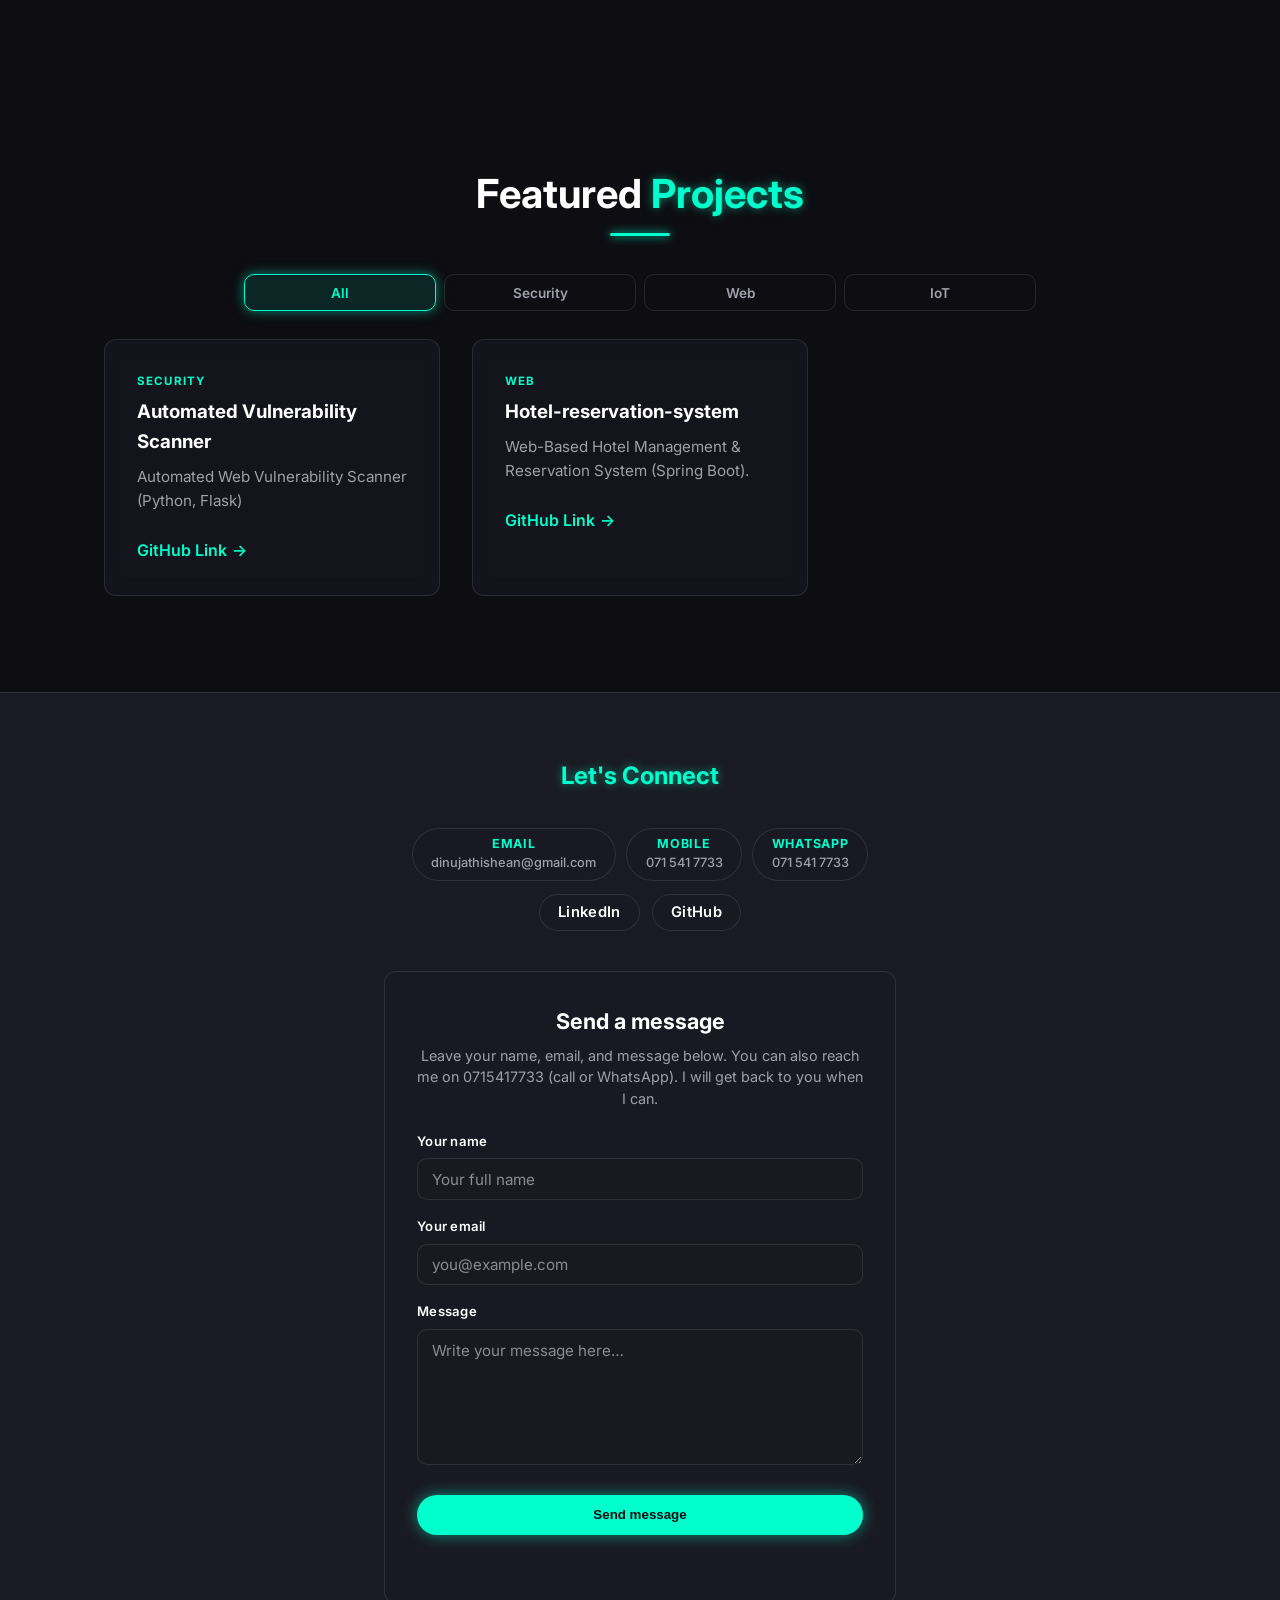
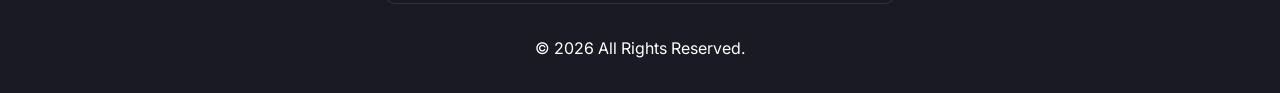
<file: web/index.html>
<!DOCTYPE html>
<html lang="en" data-theme="dark">
<head>
    <meta charset="UTF-8">
    <meta name="viewport" content="width=device-width, initial-scale=1.0, viewport-fit=cover">
    <meta name="color-scheme" content="dark light">
    <meta name="theme-color" content="#0a0a0f" media="(prefers-color-scheme: dark)">
    <meta name="theme-color" content="#f4f4f5" media="(prefers-color-scheme: light)">
    <meta name="mobile-web-app-capable" content="yes">
    <meta name="apple-mobile-web-app-capable" content="yes">
    <meta name="apple-mobile-web-app-status-bar-style" content="black-translucent">
    <meta name="apple-mobile-web-app-title" content="Portfolio">
    <meta name="android-mobile-web-app-capable" content="yes">
    <title>Portfolio | Loading...</title>
    <meta name="description" content="Personal Portfolio">
    <link rel="icon" href="icon.svg" type="image/svg+xml">
    <link rel="apple-touch-icon" href="icon.svg">
    <link rel="manifest" href="manifest.json">
    <script>
      (function () {
        try {
          var stored = localStorage.getItem('portfolio-theme');
          document.documentElement.setAttribute(
            'data-theme',
            stored === 'light' || stored === 'dark' ? stored : 'dark'
          );
        } catch (e) {
          document.documentElement.setAttribute('data-theme', 'dark');
        }
      })();
    </script>
    <link rel="stylesheet" href="style.css?v=24">
    <link href="https://fonts.googleapis.com/css2?family=Inter:wght@300;400;600;700&display=swap" rel="stylesheet">
    <!-- Built-in copy so the site works without Python or fetch(). When you change data.json, update this JSON too (or remove this block to load only from data.json over http). -->
    <script type="application/json" id="portfolio-data-inline">{"bio":{"name":"Dinuja Thishean","title":"Undergraduate","description":"A passionate Cyber Security undergraduate at SLIIT with hands-on experience in networking, vulnerability assessment, and web application development. I enjoy solving real-world problems through projects and aim to grow as a skilled security professional."},"contact":{"email":"dinujathishean@gmail.com","phone":"0715417733","linkedin":"https://www.linkedin.com/in/dinuja-thishean-b1451427b/?lipi=urn%3Ali%3Apage%3Ad_flagship3_profile_view_base_contact_details%3B0hmPgJrzQ%2BeJ8Q7BQMf6NQ%3D%3D","github":"https://github.com/dinujathishean?tab=repositories","formAccessKey":""},"education":[{"degree":"B.Sc. (Hons) in Information Technology","institution":"Sri Lanka Institute of Information Technology","year":"2024 - 2028","details":"Specialized in Cyber Security."},{"degree":"G.C.E. Advanced Level (Commerce Stream)","institution":"Sri Dharmaloka Central College","year":"2023","details":"Index No: 6470050","subjects":[{"name":"Accounting","grade":"B"},{"name":"Economics","grade":"C"},{"name":"ICT","grade":"S"},{"name":"English","grade":"C"}]},{"degree":"G.C.E. Ordinary Level","institution":"Sri Dharmaloka Central College","year":"2020","details":"Index No: 60810211","subjects":[{"name":"Mathematics","grade":"B"},{"name":"Sinhala","grade":"B"},{"name":"Buddhism","grade":"B"},{"name":"Music","grade":"B"},{"name":"English","grade":"C"},{"name":"Science","grade":"C"},{"name":"Commerce","grade":"C"},{"name":"History","grade":"C"},{"name":"ICT","grade":"C"}]}],"extracurricular":{"categoryLabel":"Karate","intro":"National-level karate competitor with podium finishes from district and Western Province championships through the Sri Lanka National Championship—and leadership as school karate team captain.","items":[{"when":"2022–2023","text":"School karate team captain"},{"when":"2023","text":"Annual Inter-School House Meet — Karate: 1st place"},{"when":"2021","text":"Sri Lanka National Karate Championship — Under-21 & senior categories"},{"when":"2020","text":"Annual Inter-School Sports Meet — Karate: 1st place"},{"when":"2019","text":"Annual Inter-School House Sports Meet — Karate: Best Player"},{"when":"2019","text":"Annual Inter-School House Sports Meet — Karate: 1st place"},{"when":"2017","text":"Western Province Karate Championship — Under-13"},{"when":"2017","text":"Gampaha District Karate Championship — Under-13"}]},"experiences":[{"tier":"University","context":"SLIIT · IEEE committee","title":"SLIIT XStream 4.0","role":"Finance team member","tagline":"IEEE-backed flagship experience on campus","bullets":["Volunteered on the finance track for SLIIT XStream 4.0—an IEEE-driven signature event—helping secure sponsorships, follow up with partners, and keep budgets transparent while the main programme showcased innovation on stage.","Worked alongside committee leads to align sponsor deliverables with event timelines so funding, perks, and printed collateral arrived before doors opened."]},{"tier":"School","context":"Sri Dharmaloka Central College · Commerce Society","title":"Commerce Day","role":"Commerce Society member · Media & English announcer","tagline":"Society-led showcase celebrating commerce students","bullets":["Served as an active Commerce Society member for Commerce Day—conceptualising, filming, and editing short-form videos that promoted the build-up and captured the atmosphere across our channels.","Stepped on stage as the English announcer—scripting transitions, welcoming guests, and keeping the programme flowing from opening remarks to the closing thank-you."]}],"projectCategories":[{"id":"all","label":"All"},{"id":"security","label":"Security"},{"id":"web","label":"Web"},{"id":"iot","label":"IoT"}],"projects":[{"title":"Automated Vulnerability Scanner","category":"security","description":"Automated Web Vulnerability Scanner (Python, Flask)","link":"https://github.com/dinujathishean/Automated-Vulnerability-Scanner","screenshots":["assets/avs-1.png","assets/avs-2.png","assets/avs-3.png","assets/avs-4.png","assets/avs-5.png"]},{"title":"Hotel-reservation-system","category":"web","description":"Web-Based Hotel Management & Reservation System (Spring Boot).","link":"#"}],"certifications":[{"name":"Introduction to Cyber Security","date":"2026","issuer":"Cisco"},{"name":"Network Basics","date":"Reading","issuer":"Cisco"},{"name":"Python Basics","date":"2025","issuer":"University of Moratuwa"},{"name":"Certificate course in English ","date":"2025","issuer":"University of Colombo"}],"skills":{"technical":["C language","Java","Python","Web Development"],"soft":["Problem Solving","Team Collaboration","Leadership","Good Communication"]},"cvLink":"assets/Dinuja-Thishean-CV.pdf","cvDownloadFilename":"Dinuja-Thishean-CV.pdf"}</script>
</head>
<body>
    <div id="app">
        <!-- Hero Section -->
        <header class="hero" id="hero">
            <nav class="navbar">
                <div class="logo" id="nav-logo">JD.</div>
                <div class="navbar-right">
                    <div class="theme-switch" role="group" aria-label="Site theme">
                        <button type="button" class="theme-btn" data-set-theme="light" id="theme-btn-light" aria-pressed="false">Light</button>
                        <button type="button" class="theme-btn" data-set-theme="dark" id="theme-btn-dark" aria-pressed="true">Dark</button>
                    </div>
                    <div class="menu-btn" id="menu-btn">
                        <div class="menu-btn__burger"></div>
                    </div>
                </div>

                <ul class="nav-links" id="nav-links">
                    <li class="nav-theme-item">
                        <span class="nav-theme-label">Theme</span>
                        <div class="theme-switch theme-switch--stacked" role="group" aria-label="Site theme in navigation menu">
                            <button type="button" class="theme-btn" data-set-theme="light" id="theme-btn-light-menu" aria-pressed="false">Light</button>
                            <button type="button" class="theme-btn" data-set-theme="dark" id="theme-btn-dark-menu" aria-pressed="true">Dark</button>
                        </div>
                    </li>
                    <li><a href="#skills">Skills</a></li>
                    <li><a href="#educational">My Educational</a></li>
                    <li><a href="#experience">Experience</a></li>
                    <li><a href="#extracurricular">Extracurricular</a></li>
                    <li><a href="#certifications">Certifications</a></li>
                    <li><a href="#projects">Projects</a></li>
                    <li><a href="#contact">Let's Connect</a></li>
                </ul>
            </nav>
            <div class="hero-content">
                <h1 class="glitch" id="hero-name" data-text="Loading...">Loading...</h1>
                <h2 id="hero-title" class="neon-text">...</h2>
                <p id="hero-desc">...</p>
                <div class="hero-actions">
                    <a href="#projects" class="btn primary-btn">View My Work</a>
                    <a href="#" id="view-cv-btn" class="btn secondary-btn" target="_blank">View CV</a>
                    <a href="#" id="download-cv-btn" class="btn secondary-btn" download>Download CV</a>
                </div>
            </div>
            <div class="scroll-indicator">
                <span></span>
            </div>
        </header>

        <!-- Skills (full width, above My Educational) -->
        <section id="skills" class="section section-skills">
            <h2 class="section-title">My <span class="neon-text">Skills</span></h2>
            <div class="skills-section-inner glass-panel">
                <div class="skills-tabs" role="tablist" aria-label="Skills category">
                    <button type="button" class="skills-tab-btn is-active" id="skills-tab-tech" role="tab" aria-selected="true" aria-controls="technical-skills-panel">Technical skills</button>
                    <button type="button" class="skills-tab-btn" id="skills-tab-soft" role="tab" aria-selected="false" aria-controls="soft-skills-panel">Soft skills</button>
                </div>
                <div id="technical-skills-panel" class="skills-panel" role="tabpanel" aria-labelledby="skills-tab-tech">
                    <div class="skills-container" id="technical-skills-container">
                        <!-- Technical Skills injected via JS -->
                    </div>
                </div>
                <div id="soft-skills-panel" class="skills-panel" role="tabpanel" aria-labelledby="skills-tab-soft" hidden>
                    <div class="skills-container" id="soft-skills-container">
                        <!-- Soft Skills injected via JS -->
                    </div>
                </div>
            </div>
        </section>

        <!-- My Educational (qualifications) -->
        <section id="educational" class="section">
            <h2 class="section-title">My <span class="neon-text">Educational</span></h2>
            <div class="timeline" id="education-timeline">
                <!-- Injected via JS -->
            </div>
        </section>

        <!-- Experience Section -->
        <section id="experience" class="section">
            <h2 class="section-title">My <span class="neon-text">Experience</span></h2>
            <div class="experience-grid" id="experience-list">
                <!-- Experience cards injected via JS -->
            </div>
        </section>

        <!-- Extracurricular (e.g. sports) -->
        <section id="extracurricular" class="section">
            <h2 class="section-title">My <span class="neon-text">Extracurricular</span></h2>
            <div id="extracurricular-root" class="extracurricular-section-root" aria-live="polite"></div>
        </section>

        <!-- Certifications -->
        <section id="certifications" class="section">
            <h2 class="section-title">My <span class="neon-text">Certifications</span></h2>
            <div class="certifications-card glass-panel">
                <ul id="cert-list" class="cert-list">
                    <!-- Certs injected via JS -->
                </ul>
            </div>
        </section>

        <!-- Projects Section -->
        <section id="projects" class="section">
            <h2 class="section-title">Featured <span class="neon-text">Projects</span></h2>
            <div id="projects-grid" class="projects-section-root"></div>
        </section>

        <!-- Footer -->
        <footer id="contact">
            <h2 class="neon-text">Let's Connect</h2>
            <div class="contact-bubbles" id="social-links" aria-label="Contact methods">
                <!-- Contact bubbles injected via JS -->
            </div>

            <div class="contact-message-wrap glass-panel" id="contact-message-wrap" hidden>
                <h3 class="contact-form-title">Send a message</h3>
                <p class="contact-form-intro" id="contact-form-intro">Leave your name, email, and message. I will get back to you when I can.</p>
                <form id="contact-form" class="contact-form" novalidate>
                    <div class="contact-form-row">
                        <label class="contact-form-label" for="contact-name">Your name</label>
                        <input class="contact-form-input" type="text" id="contact-name" name="name" required autocomplete="name" maxlength="120" placeholder="Your full name">
                    </div>
                    <div class="contact-form-row">
                        <label class="contact-form-label" for="contact-email">Your email</label>
                        <input class="contact-form-input" type="email" id="contact-email" name="email" required autocomplete="email" maxlength="254" placeholder="you@example.com">
                    </div>
                    <div class="contact-form-row">
                        <label class="contact-form-label" for="contact-message">Message</label>
                        <textarea class="contact-form-input contact-form-textarea" id="contact-message" name="message" required rows="5" maxlength="4000" placeholder="Write your message here…"></textarea>
                    </div>
                    <button type="submit" class="btn primary-btn contact-form-submit" id="contact-form-submit">Send message</button>
                    <p id="contact-form-status" class="contact-form-status" role="status" aria-live="polite"></p>
                </form>
            </div>

            <p>&copy; <span id="current-year"></span> All Rights Reserved.</p>
        </footer>
    </div>
    
    <!-- Modal for Project Screenshots -->
    <div id="project-modal" class="modal">
        <div class="modal-content glass-panel">
            <span class="close-modal" id="close-modal">&times;</span>
            <h2 id="modal-title" class="neon-text">Project Details</h2>
            <div class="modal-gallery" id="modal-gallery">
                <!-- Images injected via JS -->
            </div>
        </div>
    </div>

    <script src="app.js?v=24"></script>
</body>
</html>
</file>
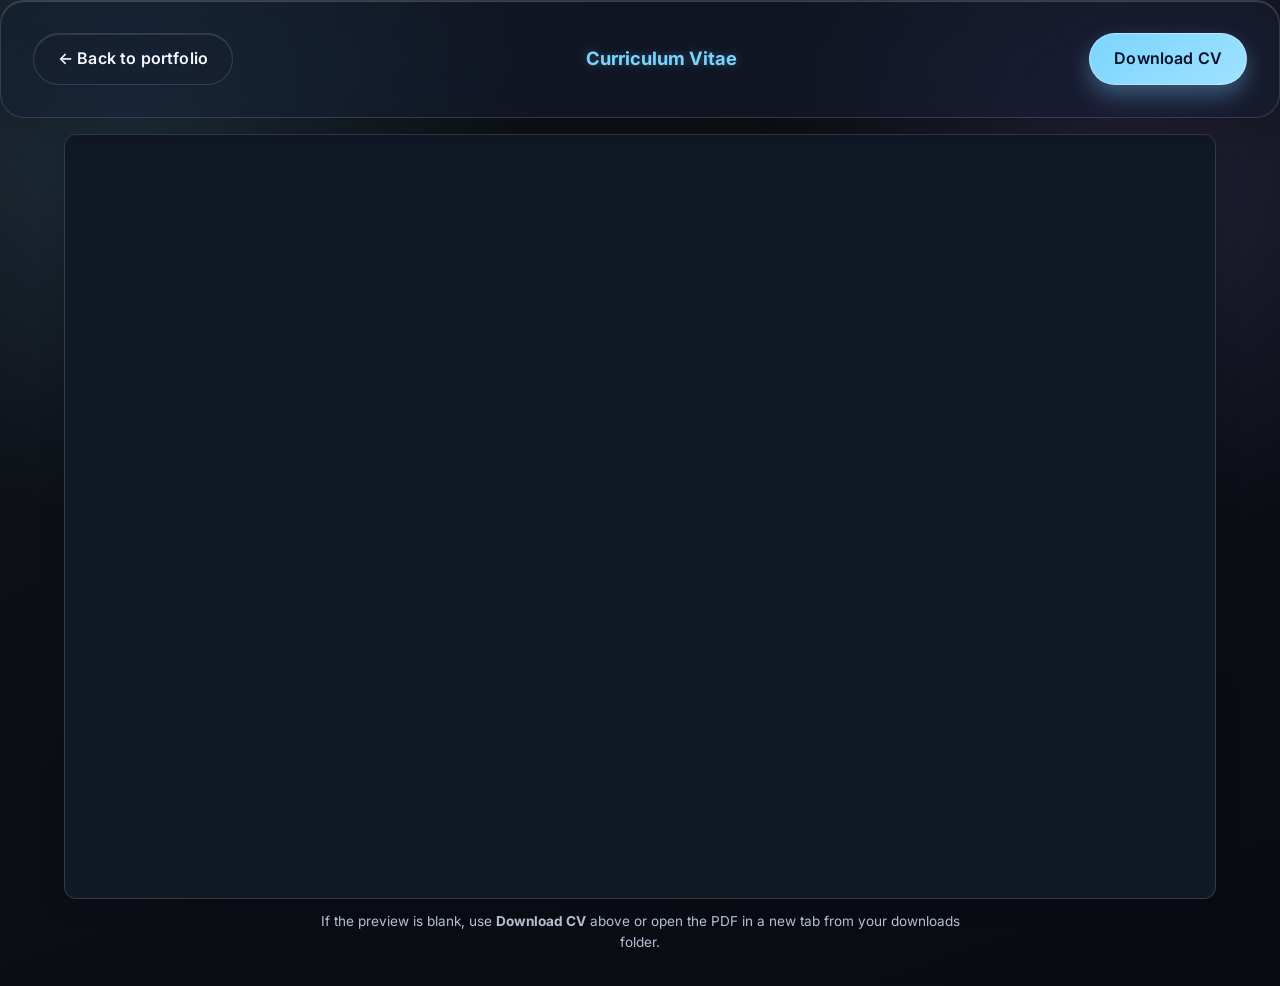
<file: cv-viewer.html>
<!DOCTYPE html>
<html lang="en" data-theme="dark">
<head>
    <meta charset="UTF-8">
    <meta name="viewport" content="width=device-width, initial-scale=1.0, viewport-fit=cover">
    <meta name="color-scheme" content="dark light">
    <meta name="theme-color" content="#0a0a0f" media="(prefers-color-scheme: dark)">
    <meta name="theme-color" content="#f4f4f5" media="(prefers-color-scheme: light)">
    <meta name="mobile-web-app-capable" content="yes">
    <meta name="apple-mobile-web-app-capable" content="yes">
    <meta name="apple-mobile-web-app-status-bar-style" content="black-translucent">
    <meta name="apple-mobile-web-app-title" content="Portfolio">
    <meta name="android-mobile-web-app-capable" content="yes">
    <title>CV | Portfolio</title>
    <link rel="icon" href="icon.svg" type="image/svg+xml">
    <link rel="apple-touch-icon" href="icon.svg">
    <link rel="manifest" href="manifest.json">
    <script>
      (function () {
        try {
          var stored = localStorage.getItem('portfolio-theme');
          document.documentElement.setAttribute(
            'data-theme',
            stored === 'light' || stored === 'dark' ? stored : 'dark'
          );
        } catch (e) {
          document.documentElement.setAttribute('data-theme', 'dark');
        }
      })();
    </script>
    <link rel="stylesheet" href="style.css?v=33">
    <link href="https://fonts.googleapis.com/css2?family=Inter:wght@400;600;700&display=swap" rel="stylesheet">
</head>
<body class="cv-view-page">
    <header class="cv-view-toolbar glass-panel">
        <a href="index.html" class="btn secondary-btn">← Back to portfolio</a>
        <h1 class="neon-text cv-view-title">Curriculum Vitae</h1>
        <a id="cv-viewer-download" class="btn primary-btn" href="#" download>Download CV</a>
    </header>
    <main class="cv-view-main">
        <iframe id="cv-pdf-frame" title="CV PDF preview"></iframe>
        <p class="cv-fallback">
            If the preview is blank, use <strong>Download CV</strong> above or open the PDF in a new tab from your downloads folder.
        </p>
    </main>
    <script>
      (function () {
        var params = new URLSearchParams(window.location.search);
        var pdf = params.get('pdf') || 'assets/Dinuja-Thishean-CV.pdf';
        if (!/^assets\/[^?#]+\.pdf$/i.test(pdf) || pdf.indexOf('..') !== -1) {
          pdf = 'assets/Dinuja-Thishean-CV.pdf';
        }
        var name = params.get('name');
        if (name && (name.length > 180 || /[\\/<>:"|?*\x00-\x1f]/.test(name))) {
          name = null;
        }
        var frame = document.getElementById('cv-pdf-frame');
        var dl = document.getElementById('cv-viewer-download');
        frame.src = pdf;
        dl.href = pdf;
        dl.setAttribute('download', name || (pdf.split('/').pop() || 'CV.pdf'));
      })();
    </script>
</body>
</html>
</file>
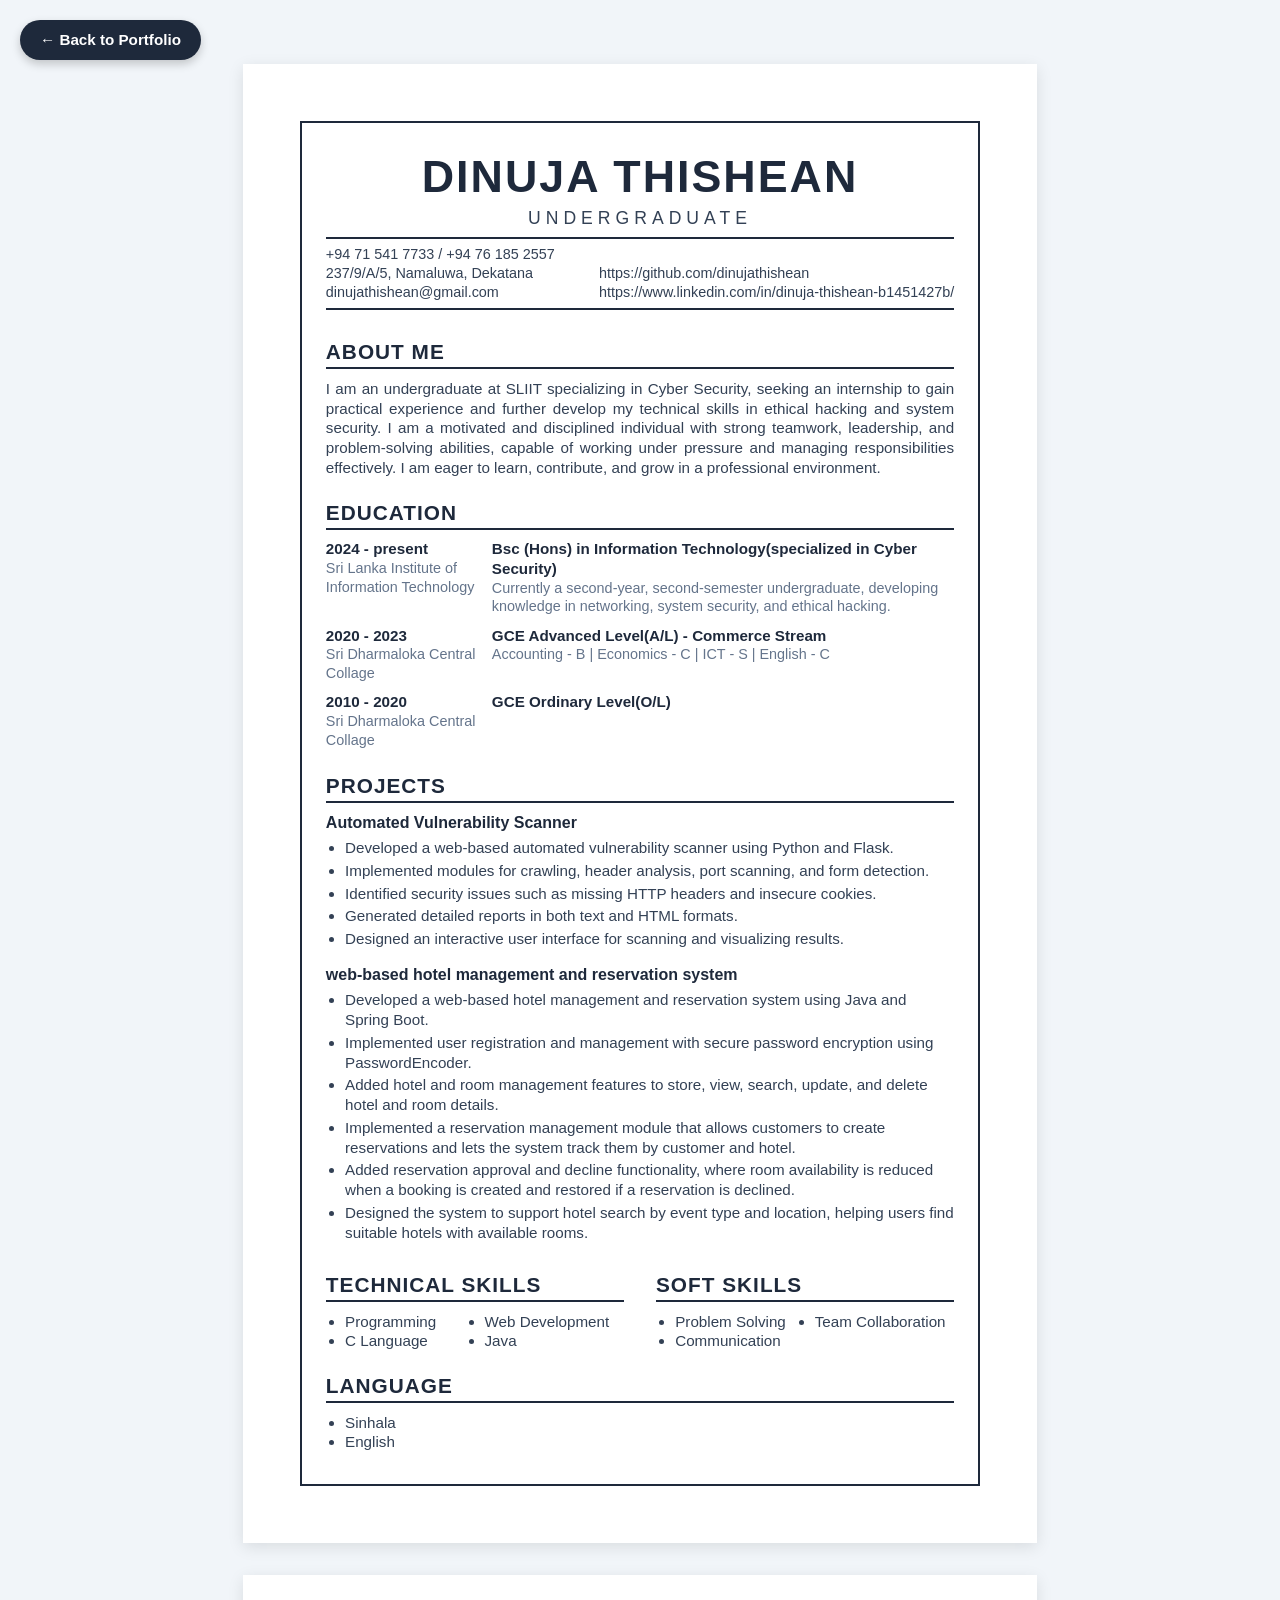
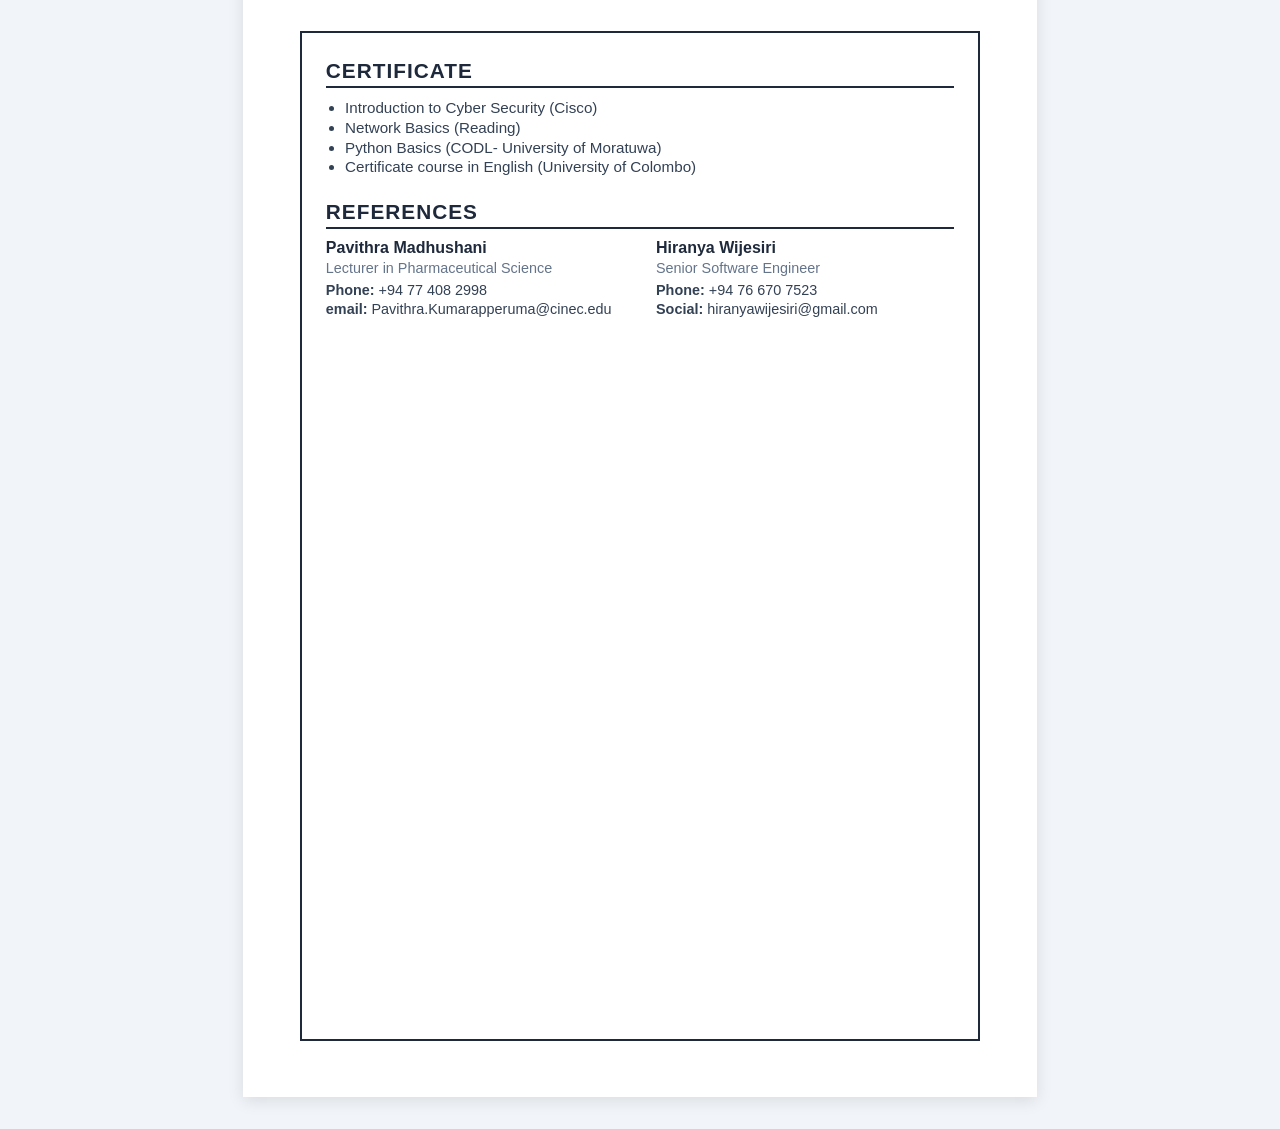
<file: cv.html>
<!DOCTYPE html>
<html lang="en">
<head>
    <meta charset="UTF-8">
    <meta name="viewport" content="width=device-width, initial-scale=1.0">
    <title>Dinuja Thishean - CV</title>
    <style>
        :root {
            --primary: #1e293b;
            --text-main: #334155;
            --text-light: #64748b;
            --page-bg: #f1f5f9;
        }

        * {
            box-sizing: border-box;
            margin: 0;
            padding: 0;
        }

        body {
            font-family: 'Segoe UI', Tahoma, Geneva, Verdana, sans-serif;
            background-color: var(--page-bg);
            color: var(--text-main);
            display: flex;
            flex-direction: column;
            align-items: center;
            padding: 4rem 0 2rem 0;
            gap: 2rem;
            line-height: 1.3;
        }

        .back-btn {
            position: fixed;
            top: 20px;
            left: 20px;
            display: inline-flex;
            align-items: center;
            gap: 8px;
            padding: 10px 20px;
            background-color: var(--primary);
            color: white;
            text-decoration: none;
            border-radius: 30px;
            font-weight: 600;
            font-size: 0.95rem;
            box-shadow: 0 4px 10px rgba(0,0,0,0.2);
            transition: transform 0.2s, background-color 0.2s;
            z-index: 1000;
        }

        .back-btn:hover {
            transform: translateY(-2px);
            background-color: #0f172a;
        }

        .page {
            width: 210mm;
            min-height: 297mm;
            background: white;
            box-shadow: 0 4px 15px rgba(0,0,0,0.1);
            padding: 15mm;
            position: relative;
            display: flex;
            flex-direction: column;
        }

        .page-border {
            border: 2px solid var(--primary);
            flex-grow: 1;
            padding: 1.5rem;
            display: flex;
            flex-direction: column;
        }

        h1 {
            color: var(--primary);
            font-size: 2.8rem;
            text-align: center;
            letter-spacing: 2px;
            margin-bottom: 0.1rem;
        }

        .subtitle {
            text-align: center;
            letter-spacing: 5px;
            font-size: 1.1rem;
            color: var(--text-main);
            text-transform: uppercase;
            margin-bottom: 0.5rem;
        }

        .contact-info {
            display: flex;
            justify-content: space-between;
            border-top: 2px solid var(--primary);
            border-bottom: 2px solid var(--primary);
            padding: 6px 0;
            margin-bottom: 1rem;
            font-size: 0.9rem;
        }

        .contact-info a {
            color: var(--text-main);
            text-decoration: none;
        }

        .section-title {
            font-size: 1.3rem;
            color: var(--primary);
            text-transform: uppercase;
            letter-spacing: 1px;
            border-bottom: 2px solid var(--primary);
            padding-bottom: 2px;
            margin-bottom: 0.6rem;
            margin-top: 0.8rem;
            font-weight: 700;
        }

        p {
            font-size: 0.95rem;
            text-align: justify;
            margin-bottom: 0.5rem;
        }

        /* Education */
        .edu-grid {
            display: grid;
            grid-template-columns: 150px 1fr;
            gap: 1rem;
            margin-bottom: 0.6rem;
        }
        .edu-years {
            font-weight: bold;
            color: var(--primary);
            font-size: 0.95rem;
        }
        .edu-school {
            font-size: 0.9rem;
            color: var(--text-light);
        }
        .edu-degree {
            font-weight: bold;
            color: var(--primary);
            font-size: 0.95rem;
        }
        .edu-desc {
            font-size: 0.9rem;
            color: var(--text-light);
        }

        /* Projects */
        .project-title {
            font-weight: bold;
            color: var(--primary);
            font-size: 1rem;
            margin-bottom: 0.3rem;
        }
        .project-list {
            padding-left: 1.2rem;
            margin-bottom: 0.8rem;
            font-size: 0.95rem;
        }
        .project-list li {
            margin-bottom: 3px;
        }

        /* Lists */
        ul {
            padding-left: 1.2rem;
            font-size: 0.95rem;
            margin-bottom: 0.5rem;
        }

        .skills-grid {
            display: grid;
            grid-template-columns: 1fr 1fr;
            gap: 2rem;
        }

        .two-col-list {
            display: grid;
            grid-template-columns: 1fr 1fr;
        }

        .ref-grid {
            display: grid;
            grid-template-columns: 1fr 1fr;
            gap: 2rem;
        }
        .ref-name {
            font-weight: bold;
            font-size: 1rem;
            color: var(--primary);
        }
        .ref-title {
            font-size: 0.9rem;
            color: var(--text-light);
            margin-bottom: 3px;
        }
        .ref-contact {
            font-size: 0.9rem;
        }

        /* Print Settings */
        @media print {
            body { 
                background: white; 
                padding: 0; 
                gap: 0; 
            }
            .back-btn {
                display: none !important;
            }
            .page { 
                box-shadow: none; 
                margin: 0;
                padding: 15mm;
                page-break-after: always;
            }
        }
    </style>
</head>
<body>

    <a href="index.html" class="back-btn">← Back to Portfolio</a>

    <!-- Page 1 -->
    <div class="page">
        <div class="page-border">
            
            <h1>DINUJA THISHEAN</h1>
            <div class="subtitle">UNDERGRADUATE</div>

            <div class="contact-info">
                <div>
                    <div>+94 71 541 7733 / +94 76 185 2557</div>
                    <div>237/9/A/5, Namaluwa, Dekatana</div>
                    <div>dinujathishean@gmail.com</div>
                </div>
                <div>
                    <div><br></div>
                    <div><a href="https://github.com/dinujathishean">https://github.com/dinujathishean</a></div>
                    <div><a href="https://www.linkedin.com/in/dinuja-thishean-b1451427b/">https://www.linkedin.com/in/dinuja-thishean-b1451427b/</a></div>
                </div>
            </div>

            <div class="section-title">ABOUT ME</div>
            <p>I am an undergraduate at SLIIT specializing in Cyber Security, seeking an internship to gain practical experience and further develop my technical skills in ethical hacking and system security. I am a motivated and disciplined individual with strong teamwork, leadership, and problem-solving abilities, capable of working under pressure and managing responsibilities effectively. I am eager to learn, contribute, and grow in a professional environment.</p>

            <div class="section-title">EDUCATION</div>
            
            <div class="edu-grid">
                <div>
                    <div class="edu-years">2024 - present</div>
                    <div class="edu-school">Sri Lanka Institute of<br>Information Technology</div>
                </div>
                <div>
                    <div class="edu-degree">Bsc (Hons) in Information Technology(specialized in Cyber Security)</div>
                    <div class="edu-desc">Currently a second-year, second-semester undergraduate, developing knowledge in networking, system security, and ethical hacking.</div>
                </div>
            </div>

            <div class="edu-grid">
                <div>
                    <div class="edu-years">2020 - 2023</div>
                    <div class="edu-school">Sri Dharmaloka Central<br>Collage</div>
                </div>
                <div>
                    <div class="edu-degree">GCE Advanced Level(A/L) - Commerce Stream</div>
                    <div class="edu-desc">Accounting - B | Economics - C | ICT - S | English - C</div>
                </div>
            </div>

            <div class="edu-grid">
                <div>
                    <div class="edu-years">2010 - 2020</div>
                    <div class="edu-school">Sri Dharmaloka Central<br>Collage</div>
                </div>
                <div>
                    <div class="edu-degree">GCE Ordinary Level(O/L)</div>
                </div>
            </div>

            <div class="section-title">PROJECTS</div>
            <div class="project-title">Automated Vulnerability Scanner</div>
            <ul class="project-list">
                <li>Developed a web-based automated vulnerability scanner using Python and Flask.</li>
                <li>Implemented modules for crawling, header analysis, port scanning, and form detection.</li>
                <li>Identified security issues such as missing HTTP headers and insecure cookies.</li>
                <li>Generated detailed reports in both text and HTML formats.</li>
                <li>Designed an interactive user interface for scanning and visualizing results.</li>
            </ul>

            <div class="project-title">web-based hotel management and reservation system</div>
            <ul class="project-list">
                <li>Developed a web-based hotel management and reservation system using Java and Spring Boot.</li>
                <li>Implemented user registration and management with secure password encryption using PasswordEncoder.</li>
                <li>Added hotel and room management features to store, view, search, update, and delete hotel and room details.</li>
                <li>Implemented a reservation management module that allows customers to create reservations and lets the system track them by customer and hotel.</li>
                <li>Added reservation approval and decline functionality, where room availability is reduced when a booking is created and restored if a reservation is declined.</li>
                <li>Designed the system to support hotel search by event type and location, helping users find suitable hotels with available rooms.</li>
            </ul>

            <div class="skills-grid">
                <div>
                    <div class="section-title">TECHNICAL SKILLS</div>
                    <ul class="two-col-list">
                        <li>Programming</li>
                        <li>Web Development</li>
                        <li>C Language</li>
                        <li>Java</li>
                    </ul>
                </div>
                <div>
                    <div class="section-title">SOFT SKILLS</div>
                    <ul class="two-col-list">
                        <li>Problem Solving</li>
                        <li>Team Collaboration</li>
                        <li>Communication</li>
                    </ul>
                </div>
            </div>

            <div class="section-title">LANGUAGE</div>
            <ul>
                <li>Sinhala</li>
                <li>English</li>
            </ul>

        </div>
    </div>

    <!-- Page 2 -->
    <div class="page">
        <div class="page-border">

            <div class="section-title" style="margin-top: 0;">CERTIFICATE</div>
            <ul>
                <li>Introduction to Cyber Security (Cisco)</li>
                <li>Network Basics (Reading)</li>
                <li>Python Basics (CODL- University of Moratuwa)</li>
                <li>Certificate course in English (University of Colombo)</li>
            </ul>

            <div class="section-title">REFERENCES</div>
            <div class="ref-grid">
                <div>
                    <div class="ref-name">Pavithra Madhushani</div>
                    <div class="ref-title">Lecturer in Pharmaceutical Science</div>
                    <div class="ref-contact"><strong>Phone:</strong> +94 77 408 2998</div>
                    <div class="ref-contact"><strong>email:</strong> Pavithra.Kumarapperuma@cinec.edu</div>
                </div>
                <div>
                    <div class="ref-name">Hiranya Wijesiri</div>
                    <div class="ref-title">Senior Software Engineer</div>
                    <div class="ref-contact"><strong>Phone:</strong> +94 76 670 7523</div>
                    <div class="ref-contact"><strong>Social:</strong> hiranyawijesiri@gmail.com</div>
                </div>
            </div>

        </div>
    </div>

</body>
</html>
</file>
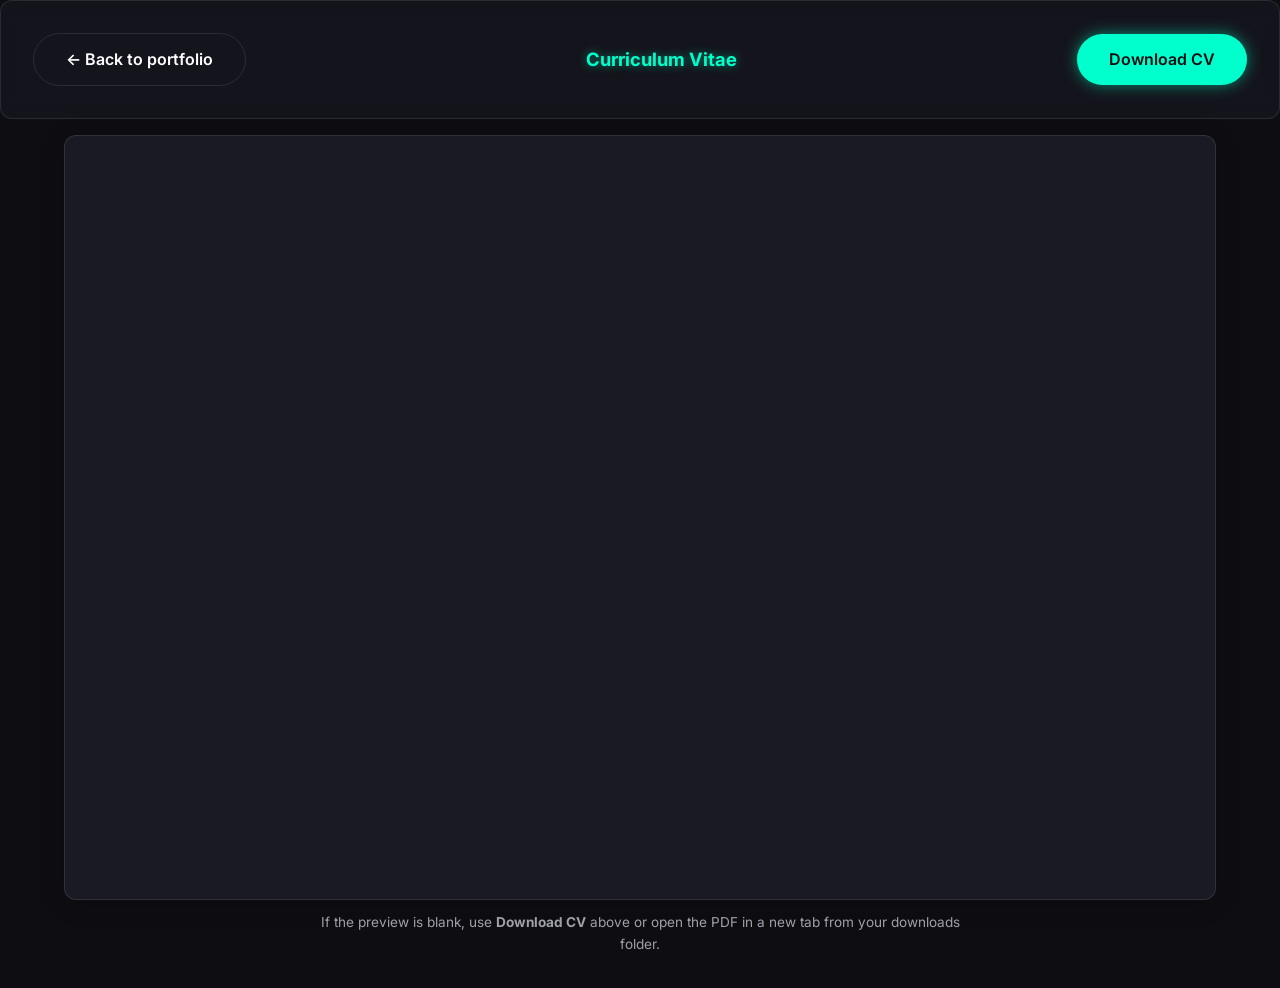
<file: project/cv-viewer.html>
<!DOCTYPE html>
<html lang="en" data-theme="dark">
<head>
    <meta charset="UTF-8">
    <meta name="viewport" content="width=device-width, initial-scale=1.0, viewport-fit=cover">
    <meta name="color-scheme" content="dark light">
    <meta name="theme-color" content="#0a0a0f" media="(prefers-color-scheme: dark)">
    <meta name="theme-color" content="#f4f4f5" media="(prefers-color-scheme: light)">
    <meta name="mobile-web-app-capable" content="yes">
    <meta name="apple-mobile-web-app-capable" content="yes">
    <meta name="apple-mobile-web-app-status-bar-style" content="black-translucent">
    <meta name="apple-mobile-web-app-title" content="Portfolio">
    <meta name="android-mobile-web-app-capable" content="yes">
    <title>CV | Portfolio</title>
    <link rel="icon" href="icon.svg" type="image/svg+xml">
    <link rel="apple-touch-icon" href="icon.svg">
    <link rel="manifest" href="manifest.json">
    <script>
      (function () {
        try {
          var stored = localStorage.getItem('portfolio-theme');
          document.documentElement.setAttribute(
            'data-theme',
            stored === 'light' || stored === 'dark' ? stored : 'dark'
          );
        } catch (e) {
          document.documentElement.setAttribute('data-theme', 'dark');
        }
      })();
    </script>
    <link rel="stylesheet" href="style.css?v=30">
    <link href="https://fonts.googleapis.com/css2?family=Inter:wght@400;600;700&display=swap" rel="stylesheet">
</head>
<body class="cv-view-page">
    <header class="cv-view-toolbar glass-panel">
        <a href="index.html" class="btn secondary-btn">← Back to portfolio</a>
        <h1 class="neon-text cv-view-title">Curriculum Vitae</h1>
        <a id="cv-viewer-download" class="btn primary-btn" href="#" download>Download CV</a>
    </header>
    <main class="cv-view-main">
        <iframe id="cv-pdf-frame" title="CV PDF preview"></iframe>
        <p class="cv-fallback">
            If the preview is blank, use <strong>Download CV</strong> above or open the PDF in a new tab from your downloads folder.
        </p>
    </main>
    <script>
      (function () {
        var params = new URLSearchParams(window.location.search);
        var pdf = params.get('pdf') || 'assets/Dinuja-Thishean-CV.pdf';
        if (!/^assets\/[^?#]+\.pdf$/i.test(pdf) || pdf.indexOf('..') !== -1) {
          pdf = 'assets/Dinuja-Thishean-CV.pdf';
        }
        var name = params.get('name');
        if (name && (name.length > 180 || /[\\/<>:"|?*\x00-\x1f]/.test(name))) {
          name = null;
        }
        var frame = document.getElementById('cv-pdf-frame');
        var dl = document.getElementById('cv-viewer-download');
        frame.src = pdf;
        dl.href = pdf;
        dl.setAttribute('download', name || (pdf.split('/').pop() || 'CV.pdf'));
      })();
    </script>
</body>
</html>
</file>
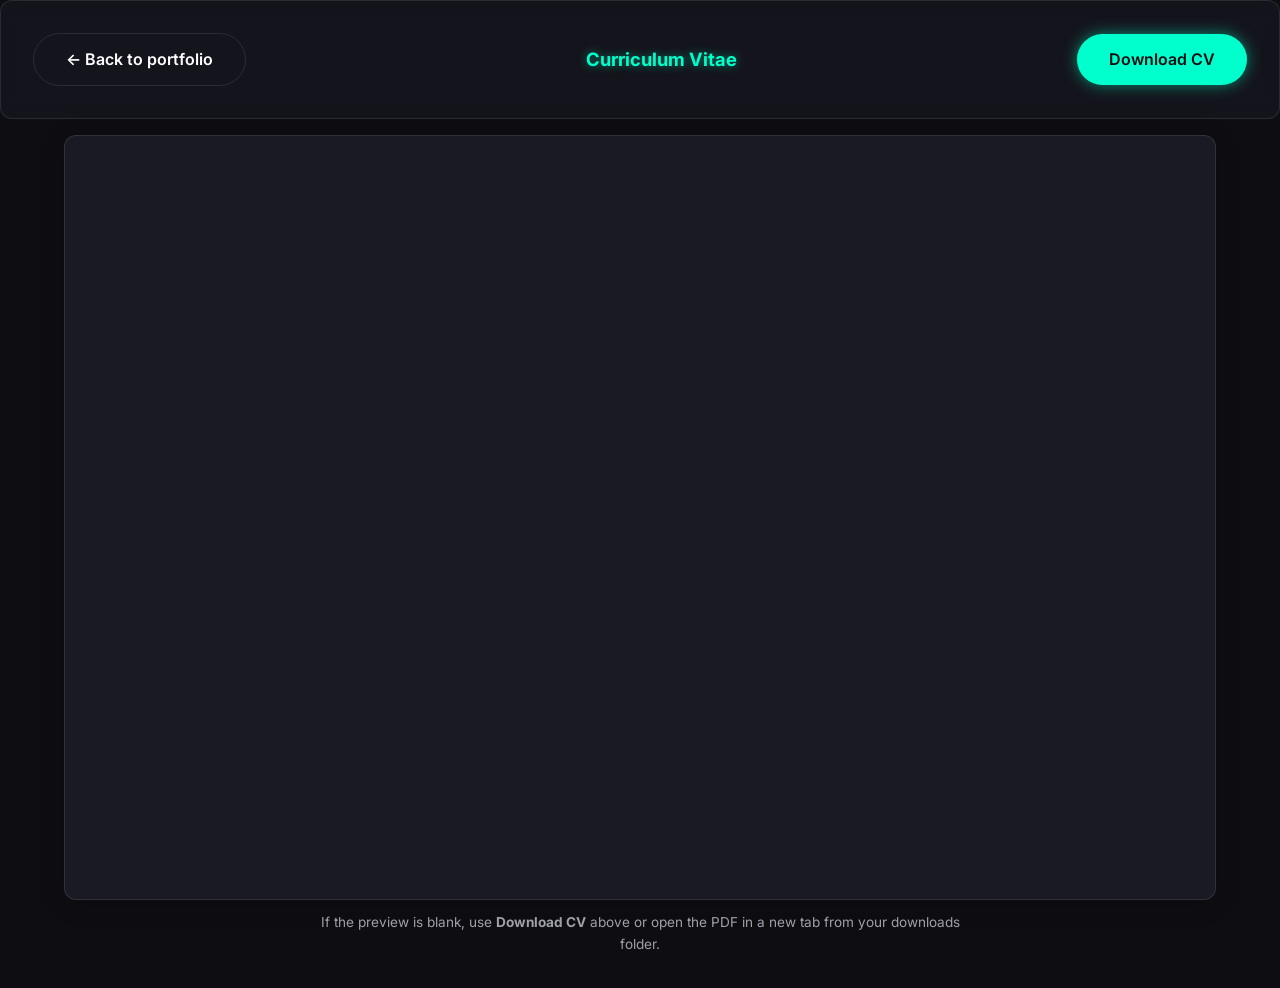
<file: web/cv-viewer.html>
<!DOCTYPE html>
<html lang="en" data-theme="dark">
<head>
    <meta charset="UTF-8">
    <meta name="viewport" content="width=device-width, initial-scale=1.0, viewport-fit=cover">
    <meta name="color-scheme" content="dark light">
    <meta name="theme-color" content="#0a0a0f" media="(prefers-color-scheme: dark)">
    <meta name="theme-color" content="#f4f4f5" media="(prefers-color-scheme: light)">
    <meta name="mobile-web-app-capable" content="yes">
    <meta name="apple-mobile-web-app-capable" content="yes">
    <meta name="apple-mobile-web-app-status-bar-style" content="black-translucent">
    <meta name="apple-mobile-web-app-title" content="Portfolio">
    <meta name="android-mobile-web-app-capable" content="yes">
    <title>CV | Portfolio</title>
    <link rel="icon" href="icon.svg" type="image/svg+xml">
    <link rel="apple-touch-icon" href="icon.svg">
    <link rel="manifest" href="manifest.json">
    <script>
      (function () {
        try {
          var stored = localStorage.getItem('portfolio-theme');
          document.documentElement.setAttribute(
            'data-theme',
            stored === 'light' || stored === 'dark' ? stored : 'dark'
          );
        } catch (e) {
          document.documentElement.setAttribute('data-theme', 'dark');
        }
      })();
    </script>
    <link rel="stylesheet" href="style.css?v=24">
    <link href="https://fonts.googleapis.com/css2?family=Inter:wght@400;600;700&display=swap" rel="stylesheet">
</head>
<body class="cv-view-page">
    <header class="cv-view-toolbar glass-panel">
        <a href="index.html" class="btn secondary-btn">← Back to portfolio</a>
        <h1 class="neon-text cv-view-title">Curriculum Vitae</h1>
        <a id="cv-viewer-download" class="btn primary-btn" href="#" download>Download CV</a>
    </header>
    <main class="cv-view-main">
        <iframe id="cv-pdf-frame" title="CV PDF preview"></iframe>
        <p class="cv-fallback">
            If the preview is blank, use <strong>Download CV</strong> above or open the PDF in a new tab from your downloads folder.
        </p>
    </main>
    <script>
      (function () {
        var params = new URLSearchParams(window.location.search);
        var pdf = params.get('pdf') || 'assets/Dinuja-Thishean-CV.pdf';
        if (!/^assets\/[^?#]+\.pdf$/i.test(pdf) || pdf.indexOf('..') !== -1) {
          pdf = 'assets/Dinuja-Thishean-CV.pdf';
        }
        var name = params.get('name');
        if (name && (name.length > 180 || /[\\/<>:"|?*\x00-\x1f]/.test(name))) {
          name = null;
        }
        var frame = document.getElementById('cv-pdf-frame');
        var dl = document.getElementById('cv-viewer-download');
        frame.src = pdf;
        dl.href = pdf;
        dl.setAttribute('download', name || (pdf.split('/').pop() || 'CV.pdf'));
      })();
    </script>
</body>
</html>
</file>
<file: assets/css/style.css>
:root {
  --white: #ffffff;
  --gray-50: #f9fafb;
  --gray-100: #f3f4f6;
  --gray-200: #e5e7eb;
  --gray-400: #9ca3af;
  --gray-500: #6b7280;
  --gray-700: #374151;
  --gray-900: #111827;
  --blue: #2563eb;
  --blue-dark: #1d4ed8;
  --blue-light: #eff6ff;
  --radius: 12px;
  --shadow: 0 1px 3px rgba(0,0,0,0.06), 0 4px 16px rgba(0,0,0,0.04);
  --max: 1060px;
}

*, *::before, *::after { box-sizing: border-box; }
html { scroll-behavior: smooth; }

body {
  margin: 0;
  font-family: "Inter", system-ui, sans-serif;
  color: var(--gray-700);
  background: var(--white);
  line-height: 1.6;
  -webkit-font-smoothing: antialiased;
}

img { max-width: 100%; display: block; }
a { color: inherit; text-decoration: none; }
ul { margin: 0; padding-left: 18px; }
ul li { margin: 6px 0; }

.container { max-width: var(--max); margin: 0 auto; padding: 0 24px; }

.skip-link {
  position: absolute; left: -9999px; top: 12px;
  background: var(--white); padding: 8px 16px; border-radius: 8px; z-index: 99;
}
.skip-link:focus { left: 16px; }

/* Header */
.header {
  position: sticky; top: 0; z-index: 50;
  background: rgba(255,255,255,0.92);
  backdrop-filter: blur(10px);
  border-bottom: 1px solid var(--gray-200);
}

.nav {
  display: flex; align-items: center; justify-content: space-between;
  height: 64px;
}

.logo {
  font-weight: 700; font-size: 16px; color: var(--gray-900);
  letter-spacing: -0.02em;
}

.menu-btn {
  display: flex; flex-direction: column; justify-content: center; gap: 5px;
  width: 40px; height: 40px; border: none; background: none; cursor: pointer; padding: 8px;
}

.menu-btn span {
  display: block; width: 20px; height: 2px; background: var(--gray-900);
  border-radius: 2px; transition: transform 200ms, opacity 200ms;
}

.menu-btn[aria-expanded="true"] span:nth-child(1) { transform: translateY(7px) rotate(45deg); }
.menu-btn[aria-expanded="true"] span:nth-child(2) { opacity: 0; }
.menu-btn[aria-expanded="true"] span:nth-child(3) { transform: translateY(-7px) rotate(-45deg); }

.nav-links { display: none; gap: 4px; }

.nav-link {
  font-size: 14px; font-weight: 500; color: var(--gray-500);
  padding: 8px 14px; border-radius: 8px;
  transition: color 150ms, background 150ms;
}

.nav-link:hover { color: var(--gray-900); background: var(--gray-100); }
.nav-link.active { color: var(--blue); background: var(--blue-light); }

@media (min-width: 768px) {
  .menu-btn { display: none; }
  .nav-links { display: flex; }
}

.nav-links.is-open {
  display: flex; flex-direction: column;
  position: absolute; left: 24px; right: 24px; top: 68px;
  background: var(--white); border: 1px solid var(--gray-200);
  border-radius: var(--radius); padding: 8px;
  box-shadow: var(--shadow);
}

/* Hero */
.hero {
  padding: 80px 0 64px;
}

.hero-inner {
  display: grid; gap: 48px; align-items: center;
}

@media (min-width: 768px) {
  .hero-inner { grid-template-columns: 1fr 1fr; gap: 64px; }
}

.tag {
  display: inline-block;
  font-size: 13px; font-weight: 500; color: var(--gray-500);
  background: var(--gray-100); padding: 6px 14px;
  border-radius: 999px; margin-bottom: 20px;
}

.hero h1 {
  font-size: clamp(32px, 5vw, 48px);
  font-weight: 800; letter-spacing: -0.03em;
  color: var(--gray-900); margin: 0 0 16px; line-height: 1.1;
}

.highlight { color: var(--blue); }

.lead {
  font-size: 18px; color: var(--gray-500);
  margin: 0 0 28px; max-width: 46ch; line-height: 1.7;
}

.hero-btns { display: flex; gap: 12px; flex-wrap: wrap; margin-bottom: 24px; }

.btn {
  display: inline-flex; align-items: center; justify-content: center;
  height: 44px; padding: 0 22px; border-radius: 8px;
  font-size: 15px; font-weight: 600; cursor: pointer; border: none;
  transition: background 150ms, transform 150ms;
}

.btn-primary { background: var(--blue); color: #fff; }
.btn-primary:hover { background: var(--blue-dark); transform: translateY(-1px); }

.btn-outline {
  background: var(--white); color: var(--gray-900);
  border: 1px solid var(--gray-200);
}
.btn-outline:hover { background: var(--gray-50); }

.hero-social { display: flex; gap: 12px; }
.hero-social a {
  width: 40px; height: 40px; border-radius: 8px;
  border: 1px solid var(--gray-200); display: grid; place-items: center;
  color: var(--gray-500); font-size: 17px;
  transition: color 150ms, border-color 150ms;
}
.hero-social a:hover { color: var(--blue); border-color: var(--blue); }

.hero-photo img {
  border-radius: var(--radius);
  border: 1px solid var(--gray-200);
  box-shadow: var(--shadow);
}

/* Sections */
.section { padding: 72px 0; }
.section-gray { background: var(--gray-50); }

.section-title {
  font-size: clamp(24px, 3vw, 30px);
  font-weight: 700; letter-spacing: -0.02em;
  color: var(--gray-900); margin: 0 0 8px;
}

.section-desc {
  color: var(--gray-500); margin: 0 0 36px; font-size: 16px;
}

/* Grid */
.grid-2 { display: grid; gap: 20px; }
.grid-3 { display: grid; gap: 20px; }

@media (min-width: 700px) {
  .grid-2 { grid-template-columns: 1fr 1fr; }
  .grid-3 { grid-template-columns: repeat(3, 1fr); }
}

/* Cards */
.card {
  background: var(--white);
  border: 1px solid var(--gray-200);
  border-radius: var(--radius);
  padding: 24px;
  box-shadow: var(--shadow);
}

.section-gray .card { border-color: var(--gray-200); }

.card h3 {
  font-size: 17px; font-weight: 700;
  color: var(--gray-900); margin: 0 0 8px;
}

.card p { margin: 0; font-size: 15px; color: var(--gray-500); }
.card .meta { font-size: 13px; color: var(--gray-400); margin: -4px 0 12px; }

.card-icon {
  font-size: 20px; color: var(--blue);
  margin-bottom: 12px; display: block;
}

.badge {
  display: inline-block; font-size: 11px; font-weight: 600;
  color: var(--blue); background: var(--blue-light);
  padding: 3px 10px; border-radius: 999px; margin-bottom: 8px;
}

.card-link {
  display: inline-flex; align-items: center; gap: 6px;
  margin-top: 14px; margin-right: 14px;
  font-size: 14px; font-weight: 600; color: var(--blue);
}
.card-link:hover { text-decoration: underline; }

/* Skills */
.tags { display: flex; flex-wrap: wrap; gap: 8px; }
.tags span {
  font-size: 12px; font-weight: 600; padding: 6px 12px;
  border-radius: 999px; background: var(--gray-100); color: var(--gray-600);
}
.tags-blue span { background: var(--blue-light); color: var(--blue); }

/* Timeline */
.timeline { max-width: 640px; }
.timeline-item {
  display: grid; grid-template-columns: 100px 1fr; gap: 20px;
  padding: 20px 0; border-bottom: 1px solid var(--gray-200);
}
.timeline-item:last-child { border-bottom: none; }
.timeline-date { font-size: 14px; font-weight: 600; color: var(--blue); }
.timeline-item h3 { font-size: 16px; margin: 0 0 4px; color: var(--gray-900); }
.timeline-item p { margin: 0; font-size: 14px; color: var(--gray-500); }

/* Contact */
.contact-grid {
  display: grid; gap: 20px;
}
@media (min-width: 700px) {
  .contact-grid { grid-template-columns: 1fr 1.2fr; }
}

.contact-item {
  display: flex; gap: 14px; align-items: flex-start;
  padding: 12px 0; border-bottom: 1px solid var(--gray-100);
}
.contact-item:last-child { border-bottom: none; }
.contact-item i {
  width: 36px; height: 36px; border-radius: 8px;
  background: var(--blue-light); color: var(--blue);
  display: grid; place-items: center; flex-shrink: 0;
}
.contact-item a { color: var(--blue); }

.contact-form { display: grid; gap: 14px; }
.field label { font-size: 13px; font-weight: 600; color: var(--gray-700); display: block; margin-bottom: 4px; }
.field input, .field textarea {
  width: 100%; border: 1px solid var(--gray-200); border-radius: 8px;
  padding: 10px 14px; font-family: inherit; font-size: 15px;
  outline: none; transition: border-color 150ms;
}
.field input:focus, .field textarea:focus { border-color: var(--blue); }
.error { color: #dc2626; font-size: 12px; margin: 4px 0 0; min-height: 16px; }
.success {
  padding: 12px; border-radius: 8px; background: #ecfdf5;
  color: #059669; font-size: 14px; font-weight: 500;
}

/* Footer */
.footer {
  border-top: 1px solid var(--gray-200);
  padding: 24px 0; text-align: center;
  font-size: 14px; color: var(--gray-400);
}

/* Back to top */
.to-top {
  position: fixed; right: 20px; bottom: 20px;
  width: 42px; height: 42px; border-radius: 8px;
  border: 1px solid var(--gray-200); background: var(--white);
  box-shadow: var(--shadow); color: var(--gray-500);
  cursor: pointer; display: grid; place-items: center;
  opacity: 0; pointer-events: none;
  transition: opacity 200ms, transform 200ms;
  z-index: 40;
}
.to-top.is-visible { opacity: 1; pointer-events: auto; }
.to-top:hover { color: var(--blue); }

/* Reveal */
.reveal {
  opacity: 0; transform: translateY(12px);
  transition: opacity 400ms ease, transform 400ms ease;
}
.reveal.is-visible { opacity: 1; transform: none; }

@media (prefers-reduced-motion: reduce) {
  html { scroll-behavior: auto; }
  .reveal { transition: none; }
}
</file>
<file: project/style.css>
:root {
  --bg-color: #0d0d12;
  --bg-secondary: #1a1a24;
  --text-primary: #ffffff;
  --text-secondary: #a0a0ab;
  --neon-accent: #00ffcc;
  --neon-hover: #00cca3;
  --glass-bg: rgba(26, 26, 36, 0.6);
  --glass-border: rgba(255, 255, 255, 0.1);
  --navbar-bg: rgba(13, 13, 18, 0.9);
  --nav-drawer-bg: rgba(26, 26, 36, 0.95);
  --modal-overlay: rgba(0, 0, 0, 0.8);
  --primary-btn-fg: #0d0d12;
  --skill-tag-bg: rgba(0, 255, 204, 0.1);
  --skill-tag-border: rgba(0, 255, 204, 0.3);
  --neon-text-glow: rgba(0, 255, 204, 0.5);
  --glass-hover-shadow: rgba(0, 255, 204, 0.1);
}

html[data-theme="light"] {
  --bg-color: #f4f6fb;
  --bg-secondary: #e4e9f2;
  --text-primary: #0f172a;
  --text-secondary: #475569;
  --neon-accent: #007a63;
  --neon-hover: #006652;
  --glass-bg: rgba(255, 255, 255, 0.75);
  --glass-border: rgba(15, 23, 42, 0.1);
  --navbar-bg: rgba(244, 246, 251, 0.92);
  --nav-drawer-bg: rgba(244, 246, 251, 0.98);
  --modal-overlay: rgba(15, 23, 42, 0.45);
  --primary-btn-fg: #f8fafc;
  --skill-tag-bg: rgba(0, 122, 99, 0.12);
  --skill-tag-border: rgba(0, 122, 99, 0.35);
  --neon-text-glow: rgba(0, 122, 99, 0.25);
  --glass-hover-shadow: rgba(0, 122, 99, 0.12);
}

* {
  margin: 0;
  padding: 0;
  box-sizing: border-box;
}

body {
  font-family: 'Inter', sans-serif;
  background-color: var(--bg-color);
  color: var(--text-primary);
  line-height: 1.6;
  overflow-x: hidden;
  transition: background-color 0.25s ease, color 0.25s ease;
}

/* CV viewer page (cv-viewer.html) */
.cv-view-page {
  min-height: 100vh;
  display: flex;
  flex-direction: column;
  margin: 0;
}
.cv-view-toolbar {
  display: flex;
  flex-wrap: wrap;
  align-items: center;
  justify-content: space-between;
  gap: 1rem;
  padding: 1rem 5%;
  margin: 0;
  border-radius: 0;
  border-left: none;
  border-right: none;
  border-top: none;
}
.cv-view-title {
  font-size: 1.15rem;
  font-weight: 700;
  margin: 0;
  flex: 1 1 auto;
  text-align: center;
  order: 0;
}
@media (max-width: 700px) {
  .cv-view-title {
    order: 3;
    width: 100%;
    text-align: center;
  }
}
.cv-view-main {
  flex: 1;
  display: flex;
  flex-direction: column;
  padding: 1rem 5% 2rem;
  min-height: 0;
  box-sizing: border-box;
}
#cv-pdf-frame {
  flex: 1;
  width: 100%;
  min-height: min(85vh, 900px);
  border: 1px solid var(--glass-border);
  border-radius: 12px;
  background: var(--bg-secondary);
  box-shadow: 0 4px 24px rgba(0, 0, 0, 0.15);
}
.cv-fallback {
  color: var(--text-secondary);
  text-align: center;
  margin-top: 0.75rem;
  font-size: 0.85rem;
  max-width: 40rem;
  margin-left: auto;
  margin-right: auto;
}

/* Utilities */
.neon-text {
  color: var(--neon-accent);
  text-shadow: 0 0 10px var(--neon-text-glow);
}

.glass-panel {
  background: var(--glass-bg);
  backdrop-filter: blur(10px);
  border: 1px solid var(--glass-border);
  border-radius: 12px;
  padding: 2rem;
  transition: transform 0.3s ease, box-shadow 0.3s ease;
}

.glass-panel:hover {
  transform: translateY(-5px);
  box-shadow: 0 10px 30px var(--glass-hover-shadow);
}

/* Typography */
h1, h2, h3 {  font-weight: 700;  margin-bottom: 1rem; }
h2.section-title {
  font-size: 2.5rem;
  text-align: center;
  margin-bottom: 3rem;
  position: relative;
}
h2.section-title::after {
  content: '';
  position: absolute;
  bottom: -10px;
  left: 50%;
  transform: translateX(-50%);
  width: 60px;
  height: 3px;
  background-color: var(--neon-accent);
  border-radius: 2px;
  box-shadow: 0 0 10px var(--neon-accent);
}

/* Buttons */
.btn {
  display: inline-block;
  padding: 0.8rem 2rem;
  border-radius: 30px;
  text-decoration: none;
  font-weight: 600;
  transition: all 0.3s ease;
  cursor: pointer;
}
.primary-btn {
  background-color: var(--neon-accent);
  color: var(--primary-btn-fg);
  box-shadow: 0 0 15px var(--neon-text-glow);
}
.primary-btn:hover {
  background-color: var(--neon-hover);
  box-shadow: 0 0 25px var(--neon-text-glow);
}
.secondary-btn {
  background-color: transparent;
  color: var(--text-primary);
  border: 1px solid var(--glass-border);
}
.secondary-btn:hover {
  border-color: var(--neon-accent);
  color: var(--neon-accent);
}

/* Navbar */
.navbar {
  display: flex;
  justify-content: space-between;
  align-items: center;
  padding: 1.5rem 5%;
  position: fixed;
  top: 0;
  width: 100%;
  background: var(--navbar-bg);
  backdrop-filter: blur(10px);
  z-index: 1000;
  border-bottom: 1px solid var(--glass-border);
}

.navbar-right {
  display: flex;
  align-items: center;
  gap: 1rem;
}

.theme-switch {
  display: inline-flex;
  border: 1px solid var(--glass-border);
  border-radius: 999px;
  overflow: hidden;
  background: var(--glass-bg);
}

.theme-switch--stacked {
  margin-top: 0.35rem;
}

.theme-btn {
  font-family: inherit;
  font-size: 0.75rem;
  font-weight: 600;
  letter-spacing: 0.02em;
  padding: 0.45rem 0.75rem;
  border: none;
  background: transparent;
  color: var(--text-secondary);
  cursor: pointer;
  transition: background-color 0.2s ease, color 0.2s ease;
}

.theme-btn:hover {
  color: var(--neon-accent);
}

.theme-btn[aria-pressed="true"] {
  background: rgba(0, 255, 204, 0.15);
  color: var(--neon-accent);
}

html[data-theme="light"] .theme-btn[aria-pressed="true"] {
  background: rgba(0, 122, 99, 0.18);
}

.nav-theme-item {
  list-style: none;
  text-align: center;
}

.nav-theme-label {
  display: block;
  font-size: 0.7rem;
  font-weight: 600;
  text-transform: uppercase;
  letter-spacing: 0.12em;
  color: var(--text-secondary);
  margin-bottom: 0.25rem;
}

@media (min-width: 901px) {
  .nav-theme-item {
    display: none;
  }
}

@media (max-width: 900px) {
  .navbar-right > .theme-switch {
    display: none;
  }
}
.logo {
  font-size: 2rem;
  font-weight: 700;
  color: var(--neon-accent);
  text-shadow: 0 0 5px var(--neon-accent);
}
.menu-btn {
  position: relative;
  display: flex;
  justify-content: center;
  align-items: center;
  width: 30px;
  height: 30px;
  cursor: pointer;
  z-index: 2000;
}
.menu-btn__burger {
  width: 25px;
  height: 3px;
  background: var(--neon-accent);
  border-radius: 5px;
  transition: all .5s ease-in-out;
}
.menu-btn__burger::before,
.menu-btn__burger::after {
  content: '';
  position: absolute;
  width: 25px;
  height: 3px;
  background: var(--neon-accent);
  border-radius: 5px;
  transition: all .5s ease-in-out;
}
.menu-btn__burger::before {
  transform: translateY(-8px);
}
.menu-btn__burger::after {
  transform: translateY(8px);
}

.menu-btn.open .menu-btn__burger {
  background: transparent;
}
.menu-btn.open .menu-btn__burger::before {
  transform: rotate(45deg);
}
.menu-btn.open .menu-btn__burger::after {
  transform: rotate(-45deg);
}

.nav-links {
  list-style: none;
  display: flex;
  position: fixed;
  right: -100%;
  top: 0;
  height: 100vh;
  flex-direction: column;
  background: var(--nav-drawer-bg);
  backdrop-filter: blur(10px);
  width: 300px;
  max-width: 80%;
  justify-content: center;
  align-items: center;
  gap: 2.5rem;
  transition: right 0.4s ease;
  border-left: 1px solid var(--glass-border);
  z-index: 1500;
}
.nav-links.active {
  right: 0;
}
.nav-links a {
  color: var(--text-primary);
  text-decoration: none;
  font-weight: 500;
  font-size: 1.2rem;
  transition: color 0.3s ease;
}
.nav-links a:hover {
  color: var(--neon-accent);
  text-shadow: 0 0 8px var(--neon-text-glow);
}

/* Hero Section */
.hero {
  height: 100vh;
  display: flex;
  align-items: center;
  justify-content: center;
  position: relative;
}
.hero-content {
  text-align: center;
  z-index: 10;
  max-width: 800px;
  padding: 0 20px;
}
.hero-content h1 {
  font-size: 4rem;
  margin-bottom: 0.5rem;
}
.hero-content h2 {
  font-size: 1.8rem;
  font-weight: 300;
  color: var(--text-secondary);
}
.hero-content p {
  color: var(--text-secondary);
  font-size: 1.1rem;
  margin: 1.5rem 0 2.5rem;
}
.hero-actions {
  display: flex;
  gap: 1rem;
  justify-content: center;
}
.scroll-indicator {
  position: absolute;
  bottom: 40px;
  left: 50%;
  transform: translateX(-50%);
  animation: bounce 2s infinite;
}
.scroll-indicator span {
  display: block;
  width: 20px;
  height: 20px;
  border-bottom: 2px solid var(--neon-accent);
  border-right: 2px solid var(--neon-accent);
  transform: rotate(45deg);
}
@keyframes bounce {
  0%, 20%, 50%, 80%, 100% { transform: translateY(0) translateX(-50%); }
  40% { transform: translateY(-20px) translateX(-50%); }
  60% { transform: translateY(-10px) translateX(-50%); }
}

/* Common Section */
.section {
  padding: 6rem 5%;
  max-width: 1200px;
  margin: 0 auto;
}

/* Skills section (full content width, above Education) */
.section-skills .skills-section-inner {
  width: 100%;
  max-width: 1200px;
  margin: 0 auto;
  text-align: left;
}

/* Certifications */
.certifications-card {
  max-width: 800px;
  margin: 0 auto;
  text-align: left;
}

.certifications-card .cert-list {
  margin-top: 0;
}

.skills-tabs {
  display: flex;
  gap: 0.5rem;
  flex-wrap: wrap;
  margin-bottom: 0.5rem;
}

.skills-tab-btn {
  flex: 1;
  min-width: 9rem;
  font-family: inherit;
  font-size: 0.9rem;
  font-weight: 600;
  padding: 0.65rem 1rem;
  border-radius: 10px;
  border: 1px solid var(--glass-border);
  background: transparent;
  color: var(--text-secondary);
  cursor: pointer;
  transition: background-color 0.2s ease, color 0.2s ease, border-color 0.2s ease, box-shadow 0.2s ease;
}

.skills-tab-btn:hover {
  color: var(--neon-accent);
  border-color: rgba(0, 255, 204, 0.35);
}

html[data-theme="light"] .skills-tab-btn:hover {
  border-color: rgba(0, 122, 99, 0.4);
}

.skills-tab-btn.is-active {
  color: var(--neon-accent);
  border-color: var(--neon-accent);
  background: var(--skill-tag-bg);
  box-shadow: 0 0 12px var(--neon-text-glow);
}

.skills-panel .skills-container {
  margin-top: 0.5rem;
}

.skills-container {
  display: flex;
  flex-direction: column;
  flex-wrap: nowrap;
  align-items: stretch;
  gap: 0.55rem;
  margin-top: 1.5rem;
}
.skill-tag {
  display: block;
  width: 100%;
  box-sizing: border-box;
  text-align: left;
  background: var(--skill-tag-bg);
  color: var(--neon-accent);
  border: 1px solid var(--skill-tag-border);
  padding: 0.6rem 1rem;
  border-radius: 10px;
  font-size: 0.95rem;
  line-height: 1.4;
}
.cert-list {
  list-style: none;
  margin-top: 1.5rem;
}
.cert-list li {
  margin-bottom: 1rem;
  padding-bottom: 1rem;
  border-bottom: 1px solid var(--glass-border);
}
.cert-list li h4 {
  color: var(--text-primary);
  margin-bottom: 0.2rem;
}
.cert-list li span {
  color: var(--text-secondary);
  font-size: 0.85rem;
}

/* Education Timeline */
.timeline {
  position: relative;
  max-width: 800px;
  margin: 0 auto;
}
.timeline::after {
  content: '';
  position: absolute;
  width: 2px;
  background-color: var(--glass-border);
  top: 0;
  bottom: 0;
  left: 20px;
}
.timeline-item {
  padding: 20px 20px 20px 60px;
  position: relative;
}
.timeline-item::after {
  content: '';
  position: absolute;
  width: 16px;
  height: 16px;
  right: auto;
  left: 13px;
  top: 25px;
  background-color: var(--bg-color);
  border: 3px solid var(--neon-accent);
  border-radius: 50%;
  z-index: 1;
}
.timeline-date {
  color: var(--neon-accent);
  font-weight: 600;
  margin-bottom: 0.5rem;
}

.timeline-item .education-details {
  color: var(--text-secondary);
  font-size: 0.9rem;
  margin: 0 0 0.75rem 0;
  line-height: 1.55;
}

.education-results-details {
  margin-top: 0.65rem;
  border: 1px solid var(--glass-border);
  border-radius: 8px;
  padding: 0.15rem 0.75rem 0.5rem;
  background: transparent;
}

.education-results-summary {
  cursor: pointer;
  font-size: 0.88rem;
  font-weight: 500;
  color: var(--text-secondary);
  padding: 0.45rem 0.15rem;
  user-select: none;
  list-style-position: outside;
}

.education-results-summary:hover {
  color: var(--text-primary);
}

.education-results-details[open] .education-results-summary {
  color: var(--text-primary);
  margin-bottom: 0.35rem;
  padding-bottom: 0.5rem;
  border-bottom: 1px solid var(--glass-border);
}

.education-subject-list {
  list-style: none;
  margin: 0;
  padding: 0.35rem 0 0;
  display: flex;
  flex-direction: column;
  gap: 0;
  font-size: 0.88rem;
}

.education-subject-list li {
  display: flex;
  justify-content: space-between;
  align-items: baseline;
  gap: 1rem;
  padding: 0.4rem 0.1rem;
  border-bottom: 1px solid var(--glass-border);
  background: transparent;
  border-radius: 0;
}

.education-subject-list li:last-child {
  border-bottom: none;
}

.education-subject-name {
  color: var(--text-secondary);
  font-weight: 400;
}

.education-subject-grade {
  font-weight: 500;
  color: var(--text-secondary);
  font-variant-numeric: tabular-nums;
}

/* Experience */
.experience-grid {
  display: grid;
  grid-template-columns: repeat(auto-fit, minmax(300px, 1fr));
  gap: 1.75rem;
  max-width: 1000px;
  margin: 0 auto;
}

.experience-card {
  position: relative;
  overflow: hidden;
  padding: 1.75rem 1.75rem 1.5rem;
  text-align: left;
  animation: experience-fade-in 0.55s ease both;
}

@keyframes experience-fade-in {
  from {
    opacity: 0;
    transform: translateY(12px);
  }
  to {
    opacity: 1;
    transform: translateY(0);
  }
}

.experience-card::before {
  content: '';
  position: absolute;
  top: 0;
  left: 0;
  width: 4px;
  height: 100%;
  background: linear-gradient(180deg, var(--neon-accent), transparent);
  opacity: 0.85;
}

.experience-card-meta {
  display: flex;
  flex-wrap: wrap;
  align-items: baseline;
  gap: 0.5rem 0.75rem;
  margin-bottom: 0.65rem;
}

.experience-tier {
  font-size: 0.72rem;
  font-weight: 700;
  letter-spacing: 0.14em;
  text-transform: uppercase;
  color: var(--neon-accent);
  padding: 0.2rem 0.55rem;
  border-radius: 6px;
  border: 1px solid var(--skill-tag-border);
  background: var(--skill-tag-bg);
}

.experience-context {
  font-size: 0.82rem;
  color: var(--text-secondary);
}

.experience-card-title {
  font-size: 1.35rem;
  margin: 0 0 0.35rem 0;
  line-height: 1.25;
  color: var(--text-primary);
}

.experience-card-role {
  font-size: 0.95rem;
  font-weight: 600;
  margin: 0 0 0.5rem 0;
}

.experience-tagline {
  font-size: 0.88rem;
  color: var(--text-secondary);
  font-style: italic;
  margin: 0 0 1rem 0;
  line-height: 1.45;
}

.experience-bullets {
  margin: 0;
  padding-left: 1.15rem;
  color: var(--text-secondary);
  font-size: 0.92rem;
  line-height: 1.65;
}

.experience-bullets li {
  margin-bottom: 0.55rem;
}

.experience-bullets li:last-child {
  margin-bottom: 0;
}

/* Extracurricular (uses achievement card list styles) */
.extracurricular-section-root {
  max-width: 900px;
  margin: 0 auto;
  text-align: left;
}

.extracurricular-card {
  max-width: 100%;
}

.achievement-card {
  position: relative;
  overflow: hidden;
  padding: 1.75rem 1.75rem 1.5rem;
  text-align: left;
}

.achievement-card::before {
  content: '';
  position: absolute;
  top: 0;
  left: 0;
  width: 4px;
  height: 100%;
  background: linear-gradient(180deg, var(--neon-accent), transparent);
  opacity: 0.85;
}

.achievement-header {
  margin-bottom: 1.25rem;
}

.achievement-badge {
  display: inline-block;
  font-size: 0.72rem;
  font-weight: 700;
  letter-spacing: 0.14em;
  text-transform: uppercase;
  color: var(--neon-accent);
  padding: 0.2rem 0.55rem;
  border-radius: 6px;
  border: 1px solid var(--skill-tag-border);
  background: var(--skill-tag-bg);
  margin-bottom: 0.75rem;
}

.achievement-intro {
  margin: 0;
  font-size: 0.95rem;
  line-height: 1.6;
  color: var(--text-secondary);
}

.achievement-list {
  list-style: none;
  margin: 0;
  padding: 0;
  display: flex;
  flex-direction: column;
  gap: 0.65rem;
}

.achievement-item {
  display: grid;
  grid-template-columns: 6.5rem 1fr;
  gap: 0.75rem 1rem;
  align-items: baseline;
  padding: 0.65rem 0.75rem;
  border-radius: 10px;
  background: var(--skill-tag-bg);
  border: 1px solid var(--skill-tag-border);
  font-size: 0.92rem;
  line-height: 1.5;
  color: var(--text-primary);
  animation: experience-fade-in 0.5s ease both;
}

.achievement-when {
  font-weight: 600;
  color: var(--neon-accent);
  font-variant-numeric: tabular-nums;
}

.achievement-text {
  color: var(--text-secondary);
}

@media (max-width: 520px) {
  .achievement-item {
    grid-template-columns: 1fr;
    gap: 0.35rem;
  }
}

/* Projects */
.projects-section-root {
  display: flex;
  flex-direction: column;
  gap: 1.75rem;
}

.project-category-tabs {
  display: flex;
  flex-wrap: wrap;
  gap: 0.5rem;
  justify-content: center;
}

.project-category-tab {
  flex: 1;
  min-width: 5.5rem;
  max-width: 12rem;
  font-family: inherit;
  font-size: 0.85rem;
  font-weight: 600;
  padding: 0.6rem 0.9rem;
  border-radius: 10px;
  border: 1px solid var(--glass-border);
  background: transparent;
  color: var(--text-secondary);
  cursor: pointer;
  transition: background-color 0.2s ease, color 0.2s ease, border-color 0.2s ease, box-shadow 0.2s ease;
}

.project-category-tab:hover {
  color: var(--neon-accent);
  border-color: rgba(0, 255, 204, 0.35);
}

html[data-theme="light"] .project-category-tab:hover {
  border-color: rgba(0, 122, 99, 0.4);
}

.project-category-tab.is-active {
  color: var(--neon-accent);
  border-color: var(--neon-accent);
  background: var(--skill-tag-bg);
  box-shadow: 0 0 12px var(--neon-text-glow);
}

.projects-empty-msg {
  text-align: center;
  color: var(--text-secondary);
  font-size: 0.95rem;
  margin: 0;
  padding: 1rem;
}

.projects-grid {
  display: grid;
  grid-template-columns: repeat(auto-fill, minmax(300px, 1fr));
  gap: 2rem;
}

.project-card[hidden] {
  display: none !important;
}

.project-card-category {
  font-size: 0.72rem;
  font-weight: 700;
  text-transform: uppercase;
  letter-spacing: 0.1em;
  color: var(--neon-accent);
  margin: 0 0 0.4rem 0;
}

.project-card h3 {
  margin-bottom: 0.5rem;
}
.project-card-desc {
  color: var(--text-secondary);
  font-size: 0.95rem;
  margin-bottom: 1.5rem;
}
.project-card a {
  color: var(--neon-accent);
  text-decoration: none;
  font-weight: 600;
  display: inline-flex;
  align-items: center;
  transition: gap 0.3s ease;
}
.project-card a:hover {
  gap: 5px;
}
.project-card a::after {
  content: '→';
  margin-left: 5px;
}

/* Footer */
footer {
  text-align: center;
  padding: 4rem 2rem 2rem;
  background: var(--bg-secondary);
  border-top: 1px solid var(--glass-border);
}
.contact-bubbles {
  display: flex;
  flex-direction: column;
  align-items: center;
  gap: 0.85rem;
  margin: 2rem auto 1.25rem;
  max-width: 52rem;
  padding: 0 0.5rem;
}

.contact-bubbles-line {
  display: flex;
  flex-wrap: wrap;
  justify-content: center;
  align-items: stretch;
  gap: 0.65rem;
  width: 100%;
}

.contact-bubbles-line--social {
  justify-content: center;
  gap: 0.75rem;
}

.contact-bubble {
  display: inline-flex;
  flex-direction: column;
  align-items: center;
  justify-content: center;
  gap: 0.15rem;
  min-width: 5.5rem;
  max-width: min(18rem, 100%);
  padding: 0.55rem 1.15rem;
  border-radius: 999px;
  text-decoration: none;
  color: inherit;
  background: var(--glass-bg);
  border: 1px solid var(--glass-border);
  backdrop-filter: blur(8px);
  transition: transform 0.2s ease, border-color 0.2s ease, box-shadow 0.2s ease, background-color 0.2s ease;
  box-sizing: border-box;
}

.contact-bubble:hover {
  transform: translateY(-3px);
  border-color: var(--neon-accent);
  box-shadow: 0 8px 24px var(--glass-hover-shadow);
}

.contact-bubble-label {
  font-size: 0.78rem;
  font-weight: 700;
  letter-spacing: 0.06em;
  text-transform: uppercase;
  color: var(--neon-accent);
  line-height: 1.2;
}

.contact-bubble-sublabel {
  font-size: 0.8rem;
  font-weight: 500;
  color: var(--text-secondary);
  text-align: center;
  line-height: 1.25;
  word-break: break-word;
  max-width: 16rem;
}

.contact-bubble-label--solo {
  font-size: 0.92rem;
  font-weight: 600;
  text-transform: none;
  letter-spacing: 0.02em;
  color: var(--text-primary);
}

.contact-bubble:hover .contact-bubble-label--solo {
  color: var(--neon-accent);
}

.contact-message-wrap {
  max-width: 32rem;
  margin: 2.5rem auto 2rem;
  text-align: left;
}

.contact-form-title {
  text-align: center;
  font-size: 1.35rem;
  margin: 0 0 0.35rem 0;
  color: var(--text-primary);
}

.contact-form-intro {
  text-align: center;
  color: var(--text-secondary);
  font-size: 0.9rem;
  line-height: 1.5;
  margin: 0 0 1.35rem 0;
}

.contact-form-row {
  margin-bottom: 1rem;
}

.contact-form-label {
  display: block;
  font-size: 0.82rem;
  font-weight: 600;
  letter-spacing: 0.02em;
  margin-bottom: 0.4rem;
  color: var(--text-primary);
}

.contact-form-input {
  width: 100%;
  box-sizing: border-box;
  padding: 0.65rem 0.85rem;
  border-radius: 10px;
  border: 1px solid var(--glass-border);
  background: var(--glass-bg);
  color: var(--text-primary);
  font-family: inherit;
  font-size: 0.95rem;
  transition: border-color 0.2s ease, box-shadow 0.2s ease;
}

.contact-form-input::placeholder {
  color: var(--text-secondary);
  opacity: 0.85;
}

.contact-form-input:focus {
  outline: none;
  border-color: var(--neon-accent);
  box-shadow: 0 0 0 2px rgba(0, 255, 204, 0.15);
}

html[data-theme="light"] .contact-form-input:focus {
  box-shadow: 0 0 0 2px rgba(0, 122, 99, 0.15);
}

.contact-form-textarea {
  resize: vertical;
  min-height: 8rem;
  line-height: 1.5;
}

.contact-form-submit {
  width: 100%;
  margin-top: 0.35rem;
  border: none;
  cursor: pointer;
  text-align: center;
}

.contact-form-submit:disabled {
  opacity: 0.65;
  cursor: not-allowed;
}

.contact-form-status {
  margin: 1rem 0 0 0;
  font-size: 0.9rem;
  min-height: 1.35em;
  text-align: center;
  color: var(--text-secondary);
}

.contact-form-status.success {
  color: var(--neon-accent);
}

.contact-form-status.error {
  color: #f87171;
}

html[data-theme="light"] .contact-form-status.error {
  color: #b91c1c;
}

/* Responsive */
@media (max-width: 768px) {
  .hero-content h1 { font-size: 3rem; }
}

/* Glitch Effect */
.glitch {
  position: relative;
}
.glitch::before, .glitch::after {
  content: attr(data-text);
  position: absolute;
  top: 0;
  left: 0;
  width: 100%;
  height: 100%;
  background: var(--bg-color);
}
.glitch::before {
  left: 2px;
  text-shadow: -1px 0 red;
  clip: rect(24px, 550px, 90px, 0);
  animation: glitch-anim-2 3s infinite linear alternate-reverse;
}
.glitch::after {
  left: -2px;
  text-shadow: -1px 0 blue;
  clip: rect(85px, 550px, 140px, 0);
  animation: glitch-anim 2.5s infinite linear alternate-reverse;
}

@keyframes glitch-anim {
  0% { clip: rect(10px, 9999px, 86px, 0); }
  5% { clip: rect(74px, 9999px, 3px, 0); }
  10% { clip: rect(54px, 9999px, 66px, 0); }
  15% { clip: rect(13px, 9999px, 38px, 0); }
  20% { clip: rect(7px, 9999px, 6px, 0); }
  25% { clip: rect(52px, 9999px, 5px, 0); }
  30% { clip: rect(3px, 9999px, 73px, 0); }
  100% { clip: rect(3px, 9999px, 73px, 0); }
}
@keyframes glitch-anim-2 {
  0% { clip: rect(65px, 9999px, 100px, 0); }
  5% { clip: rect(52px, 9999px, 74px, 0); }
  10% { clip: rect(79px, 9999px, 85px, 0); }
  100% { clip: rect(75px, 9999px, 5px, 0); }
}

/* Modal */
.modal {
  display: none;
  position: fixed;
  z-index: 2000;
  left: 0;
  top: 0;
  width: 100%;
  height: 100%;
  overflow: auto;
  background-color: var(--modal-overlay);
  backdrop-filter: blur(5px);
}
.modal.show {
  display: flex;
  align-items: center;
  justify-content: center;
}
.modal-content {
  position: relative;
  max-width: 900px;
  width: 90%;
  max-height: 90vh;
  overflow-y: auto;
  background: var(--bg-secondary);
  padding: 2rem;
}
.close-modal {
  color: var(--text-secondary);
  position: absolute;
  top: 15px;
  right: 25px;
  font-size: 35px;
  font-weight: bold;
  cursor: pointer;
  transition: color 0.3s;
}
.close-modal:hover {
  color: var(--neon-accent);
}
.modal-gallery {
  display: grid;
  grid-template-columns: repeat(auto-fit, minmax(300px, 1fr));
  gap: 15px;
  margin-top: 20px;
}
.modal-gallery img {
  width: 100%;
  border-radius: 8px;
  border: 1px solid var(--glass-border);
  transition: transform 0.3s;
}
.modal-gallery img:hover {
  transform: scale(1.02);
  border-color: var(--neon-accent);
}
</file>
<file: web/style.css>
:root {
  --bg-color: #0d0d12;
  --bg-secondary: #1a1a24;
  --text-primary: #ffffff;
  --text-secondary: #a0a0ab;
  --neon-accent: #00ffcc;
  --neon-hover: #00cca3;
  --glass-bg: rgba(26, 26, 36, 0.6);
  --glass-border: rgba(255, 255, 255, 0.1);
  --navbar-bg: rgba(13, 13, 18, 0.9);
  --nav-drawer-bg: rgba(26, 26, 36, 0.95);
  --modal-overlay: rgba(0, 0, 0, 0.8);
  --primary-btn-fg: #0d0d12;
  --skill-tag-bg: rgba(0, 255, 204, 0.1);
  --skill-tag-border: rgba(0, 255, 204, 0.3);
  --neon-text-glow: rgba(0, 255, 204, 0.5);
  --glass-hover-shadow: rgba(0, 255, 204, 0.1);
}

html[data-theme="light"] {
  --bg-color: #f4f6fb;
  --bg-secondary: #e4e9f2;
  --text-primary: #0f172a;
  --text-secondary: #475569;
  --neon-accent: #007a63;
  --neon-hover: #006652;
  --glass-bg: rgba(255, 255, 255, 0.75);
  --glass-border: rgba(15, 23, 42, 0.1);
  --navbar-bg: rgba(244, 246, 251, 0.92);
  --nav-drawer-bg: rgba(244, 246, 251, 0.98);
  --modal-overlay: rgba(15, 23, 42, 0.45);
  --primary-btn-fg: #f8fafc;
  --skill-tag-bg: rgba(0, 122, 99, 0.12);
  --skill-tag-border: rgba(0, 122, 99, 0.35);
  --neon-text-glow: rgba(0, 122, 99, 0.25);
  --glass-hover-shadow: rgba(0, 122, 99, 0.12);
}

* {
  margin: 0;
  padding: 0;
  box-sizing: border-box;
}

body {
  font-family: 'Inter', sans-serif;
  background-color: var(--bg-color);
  color: var(--text-primary);
  line-height: 1.6;
  overflow-x: hidden;
  transition: background-color 0.25s ease, color 0.25s ease;
}

/* CV viewer page (cv-viewer.html) */
.cv-view-page {
  min-height: 100vh;
  display: flex;
  flex-direction: column;
  margin: 0;
}
.cv-view-toolbar {
  display: flex;
  flex-wrap: wrap;
  align-items: center;
  justify-content: space-between;
  gap: 1rem;
  padding: 1rem 5%;
  margin: 0;
  border-radius: 0;
  border-left: none;
  border-right: none;
  border-top: none;
}
.cv-view-title {
  font-size: 1.15rem;
  font-weight: 700;
  margin: 0;
  flex: 1 1 auto;
  text-align: center;
  order: 0;
}
@media (max-width: 700px) {
  .cv-view-title {
    order: 3;
    width: 100%;
    text-align: center;
  }
}
.cv-view-main {
  flex: 1;
  display: flex;
  flex-direction: column;
  padding: 1rem 5% 2rem;
  min-height: 0;
  box-sizing: border-box;
}
#cv-pdf-frame {
  flex: 1;
  width: 100%;
  min-height: min(85vh, 900px);
  border: 1px solid var(--glass-border);
  border-radius: 12px;
  background: var(--bg-secondary);
  box-shadow: 0 4px 24px rgba(0, 0, 0, 0.15);
}
.cv-fallback {
  color: var(--text-secondary);
  text-align: center;
  margin-top: 0.75rem;
  font-size: 0.85rem;
  max-width: 40rem;
  margin-left: auto;
  margin-right: auto;
}

/* Utilities */
.neon-text {
  color: var(--neon-accent);
  text-shadow: 0 0 10px var(--neon-text-glow);
}

.glass-panel {
  background: var(--glass-bg);
  backdrop-filter: blur(10px);
  border: 1px solid var(--glass-border);
  border-radius: 12px;
  padding: 2rem;
  transition: transform 0.3s ease, box-shadow 0.3s ease;
}

.glass-panel:hover {
  transform: translateY(-5px);
  box-shadow: 0 10px 30px var(--glass-hover-shadow);
}

/* Typography */
h1, h2, h3 {  font-weight: 700;  margin-bottom: 1rem; }
h2.section-title {
  font-size: 2.5rem;
  text-align: center;
  margin-bottom: 3rem;
  position: relative;
}
h2.section-title::after {
  content: '';
  position: absolute;
  bottom: -10px;
  left: 50%;
  transform: translateX(-50%);
  width: 60px;
  height: 3px;
  background-color: var(--neon-accent);
  border-radius: 2px;
  box-shadow: 0 0 10px var(--neon-accent);
}

/* Buttons */
.btn {
  display: inline-block;
  padding: 0.8rem 2rem;
  border-radius: 30px;
  text-decoration: none;
  font-weight: 600;
  transition: all 0.3s ease;
  cursor: pointer;
}
.primary-btn {
  background-color: var(--neon-accent);
  color: var(--primary-btn-fg);
  box-shadow: 0 0 15px var(--neon-text-glow);
}
.primary-btn:hover {
  background-color: var(--neon-hover);
  box-shadow: 0 0 25px var(--neon-text-glow);
}
.secondary-btn {
  background-color: transparent;
  color: var(--text-primary);
  border: 1px solid var(--glass-border);
}
.secondary-btn:hover {
  border-color: var(--neon-accent);
  color: var(--neon-accent);
}

/* Navbar */
.navbar {
  display: flex;
  justify-content: space-between;
  align-items: center;
  padding: 1.5rem 5%;
  position: fixed;
  top: 0;
  width: 100%;
  background: var(--navbar-bg);
  backdrop-filter: blur(10px);
  z-index: 1000;
  border-bottom: 1px solid var(--glass-border);
}

.navbar-right {
  display: flex;
  align-items: center;
  gap: 1rem;
}

.theme-switch {
  display: inline-flex;
  border: 1px solid var(--glass-border);
  border-radius: 999px;
  overflow: hidden;
  background: var(--glass-bg);
}

.theme-switch--stacked {
  margin-top: 0.35rem;
}

.theme-btn {
  font-family: inherit;
  font-size: 0.75rem;
  font-weight: 600;
  letter-spacing: 0.02em;
  padding: 0.45rem 0.75rem;
  border: none;
  background: transparent;
  color: var(--text-secondary);
  cursor: pointer;
  transition: background-color 0.2s ease, color 0.2s ease;
}

.theme-btn:hover {
  color: var(--neon-accent);
}

.theme-btn[aria-pressed="true"] {
  background: rgba(0, 255, 204, 0.15);
  color: var(--neon-accent);
}

html[data-theme="light"] .theme-btn[aria-pressed="true"] {
  background: rgba(0, 122, 99, 0.18);
}

.nav-theme-item {
  list-style: none;
  text-align: center;
}

.nav-theme-label {
  display: block;
  font-size: 0.7rem;
  font-weight: 600;
  text-transform: uppercase;
  letter-spacing: 0.12em;
  color: var(--text-secondary);
  margin-bottom: 0.25rem;
}

@media (min-width: 901px) {
  .nav-theme-item {
    display: none;
  }
}

@media (max-width: 900px) {
  .navbar-right > .theme-switch {
    display: none;
  }
}
.logo {
  font-size: 2rem;
  font-weight: 700;
  color: var(--neon-accent);
  text-shadow: 0 0 5px var(--neon-accent);
}
.menu-btn {
  position: relative;
  display: flex;
  justify-content: center;
  align-items: center;
  width: 30px;
  height: 30px;
  cursor: pointer;
  z-index: 2000;
}
.menu-btn__burger {
  width: 25px;
  height: 3px;
  background: var(--neon-accent);
  border-radius: 5px;
  transition: all .5s ease-in-out;
}
.menu-btn__burger::before,
.menu-btn__burger::after {
  content: '';
  position: absolute;
  width: 25px;
  height: 3px;
  background: var(--neon-accent);
  border-radius: 5px;
  transition: all .5s ease-in-out;
}
.menu-btn__burger::before {
  transform: translateY(-8px);
}
.menu-btn__burger::after {
  transform: translateY(8px);
}

.menu-btn.open .menu-btn__burger {
  background: transparent;
}
.menu-btn.open .menu-btn__burger::before {
  transform: rotate(45deg);
}
.menu-btn.open .menu-btn__burger::after {
  transform: rotate(-45deg);
}

.nav-links {
  list-style: none;
  display: flex;
  position: fixed;
  right: -100%;
  top: 0;
  height: 100vh;
  flex-direction: column;
  background: var(--nav-drawer-bg);
  backdrop-filter: blur(10px);
  width: 300px;
  max-width: 80%;
  justify-content: center;
  align-items: center;
  gap: 2.5rem;
  transition: right 0.4s ease;
  border-left: 1px solid var(--glass-border);
  z-index: 1500;
}
.nav-links.active {
  right: 0;
}
.nav-links a {
  color: var(--text-primary);
  text-decoration: none;
  font-weight: 500;
  font-size: 1.2rem;
  transition: color 0.3s ease;
}
.nav-links a:hover {
  color: var(--neon-accent);
  text-shadow: 0 0 8px var(--neon-text-glow);
}

/* Hero Section */
.hero {
  height: 100vh;
  display: flex;
  align-items: center;
  justify-content: center;
  position: relative;
}
.hero-content {
  text-align: center;
  z-index: 10;
  max-width: 800px;
  padding: 0 20px;
}
.hero-content h1 {
  font-size: 4rem;
  margin-bottom: 0.5rem;
}
.hero-content h2 {
  font-size: 1.8rem;
  font-weight: 300;
  color: var(--text-secondary);
}
.hero-content p {
  color: var(--text-secondary);
  font-size: 1.1rem;
  margin: 1.5rem 0 2.5rem;
}
.hero-actions {
  display: flex;
  gap: 1rem;
  justify-content: center;
}
.scroll-indicator {
  position: absolute;
  bottom: 40px;
  left: 50%;
  transform: translateX(-50%);
  animation: bounce 2s infinite;
}
.scroll-indicator span {
  display: block;
  width: 20px;
  height: 20px;
  border-bottom: 2px solid var(--neon-accent);
  border-right: 2px solid var(--neon-accent);
  transform: rotate(45deg);
}
@keyframes bounce {
  0%, 20%, 50%, 80%, 100% { transform: translateY(0) translateX(-50%); }
  40% { transform: translateY(-20px) translateX(-50%); }
  60% { transform: translateY(-10px) translateX(-50%); }
}

/* Common Section */
.section {
  padding: 6rem 5%;
  max-width: 1200px;
  margin: 0 auto;
}

/* Skills section (full content width, above Education) */
.section-skills .skills-section-inner {
  width: 100%;
  max-width: 1200px;
  margin: 0 auto;
  text-align: left;
}

/* Certifications */
.certifications-card {
  max-width: 800px;
  margin: 0 auto;
  text-align: left;
}

.certifications-card .cert-list {
  margin-top: 0;
}

.skills-tabs {
  display: flex;
  gap: 0.5rem;
  flex-wrap: wrap;
  margin-bottom: 0.5rem;
}

.skills-tab-btn {
  flex: 1;
  min-width: 9rem;
  font-family: inherit;
  font-size: 0.9rem;
  font-weight: 600;
  padding: 0.65rem 1rem;
  border-radius: 10px;
  border: 1px solid var(--glass-border);
  background: transparent;
  color: var(--text-secondary);
  cursor: pointer;
  transition: background-color 0.2s ease, color 0.2s ease, border-color 0.2s ease, box-shadow 0.2s ease;
}

.skills-tab-btn:hover {
  color: var(--neon-accent);
  border-color: rgba(0, 255, 204, 0.35);
}

html[data-theme="light"] .skills-tab-btn:hover {
  border-color: rgba(0, 122, 99, 0.4);
}

.skills-tab-btn.is-active {
  color: var(--neon-accent);
  border-color: var(--neon-accent);
  background: var(--skill-tag-bg);
  box-shadow: 0 0 12px var(--neon-text-glow);
}

.skills-panel .skills-container {
  margin-top: 0.5rem;
}

.skills-container {
  display: flex;
  flex-direction: column;
  flex-wrap: nowrap;
  align-items: stretch;
  gap: 0.55rem;
  margin-top: 1.5rem;
}
.skill-tag {
  display: block;
  width: 100%;
  box-sizing: border-box;
  text-align: left;
  background: var(--skill-tag-bg);
  color: var(--neon-accent);
  border: 1px solid var(--skill-tag-border);
  padding: 0.6rem 1rem;
  border-radius: 10px;
  font-size: 0.95rem;
  line-height: 1.4;
}
.cert-list {
  list-style: none;
  margin-top: 1.5rem;
}
.cert-list li {
  margin-bottom: 1rem;
  padding-bottom: 1rem;
  border-bottom: 1px solid var(--glass-border);
}
.cert-list li h4 {
  color: var(--text-primary);
  margin-bottom: 0.2rem;
}
.cert-list li span {
  color: var(--text-secondary);
  font-size: 0.85rem;
}

/* Education Timeline */
.timeline {
  position: relative;
  max-width: 800px;
  margin: 0 auto;
}
.timeline::after {
  content: '';
  position: absolute;
  width: 2px;
  background-color: var(--glass-border);
  top: 0;
  bottom: 0;
  left: 20px;
}
.timeline-item {
  padding: 20px 20px 20px 60px;
  position: relative;
}
.timeline-item::after {
  content: '';
  position: absolute;
  width: 16px;
  height: 16px;
  right: auto;
  left: 13px;
  top: 25px;
  background-color: var(--bg-color);
  border: 3px solid var(--neon-accent);
  border-radius: 50%;
  z-index: 1;
}
.timeline-date {
  color: var(--neon-accent);
  font-weight: 600;
  margin-bottom: 0.5rem;
}

.timeline-item .education-details {
  color: var(--text-secondary);
  font-size: 0.9rem;
  margin: 0 0 0.75rem 0;
  line-height: 1.55;
}

.education-results-details {
  margin-top: 0.65rem;
  border: 1px solid var(--glass-border);
  border-radius: 8px;
  padding: 0.15rem 0.75rem 0.5rem;
  background: transparent;
}

.education-results-summary {
  cursor: pointer;
  font-size: 0.88rem;
  font-weight: 500;
  color: var(--text-secondary);
  padding: 0.45rem 0.15rem;
  user-select: none;
  list-style-position: outside;
}

.education-results-summary:hover {
  color: var(--text-primary);
}

.education-results-details[open] .education-results-summary {
  color: var(--text-primary);
  margin-bottom: 0.35rem;
  padding-bottom: 0.5rem;
  border-bottom: 1px solid var(--glass-border);
}

.education-subject-list {
  list-style: none;
  margin: 0;
  padding: 0.35rem 0 0;
  display: flex;
  flex-direction: column;
  gap: 0;
  font-size: 0.88rem;
}

.education-subject-list li {
  display: flex;
  justify-content: space-between;
  align-items: baseline;
  gap: 1rem;
  padding: 0.4rem 0.1rem;
  border-bottom: 1px solid var(--glass-border);
  background: transparent;
  border-radius: 0;
}

.education-subject-list li:last-child {
  border-bottom: none;
}

.education-subject-name {
  color: var(--text-secondary);
  font-weight: 400;
}

.education-subject-grade {
  font-weight: 500;
  color: var(--text-secondary);
  font-variant-numeric: tabular-nums;
}

/* Experience */
.experience-grid {
  display: grid;
  grid-template-columns: repeat(auto-fit, minmax(300px, 1fr));
  gap: 1.75rem;
  max-width: 1000px;
  margin: 0 auto;
}

.experience-card {
  position: relative;
  overflow: hidden;
  padding: 1.75rem 1.75rem 1.5rem;
  text-align: left;
  animation: experience-fade-in 0.55s ease both;
}

@keyframes experience-fade-in {
  from {
    opacity: 0;
    transform: translateY(12px);
  }
  to {
    opacity: 1;
    transform: translateY(0);
  }
}

.experience-card::before {
  content: '';
  position: absolute;
  top: 0;
  left: 0;
  width: 4px;
  height: 100%;
  background: linear-gradient(180deg, var(--neon-accent), transparent);
  opacity: 0.85;
}

.experience-card-meta {
  display: flex;
  flex-wrap: wrap;
  align-items: baseline;
  gap: 0.5rem 0.75rem;
  margin-bottom: 0.65rem;
}

.experience-tier {
  font-size: 0.72rem;
  font-weight: 700;
  letter-spacing: 0.14em;
  text-transform: uppercase;
  color: var(--neon-accent);
  padding: 0.2rem 0.55rem;
  border-radius: 6px;
  border: 1px solid var(--skill-tag-border);
  background: var(--skill-tag-bg);
}

.experience-context {
  font-size: 0.82rem;
  color: var(--text-secondary);
}

.experience-card-title {
  font-size: 1.35rem;
  margin: 0 0 0.35rem 0;
  line-height: 1.25;
  color: var(--text-primary);
}

.experience-card-role {
  font-size: 0.95rem;
  font-weight: 600;
  margin: 0 0 0.5rem 0;
}

.experience-tagline {
  font-size: 0.88rem;
  color: var(--text-secondary);
  font-style: italic;
  margin: 0 0 1rem 0;
  line-height: 1.45;
}

.experience-bullets {
  margin: 0;
  padding-left: 1.15rem;
  color: var(--text-secondary);
  font-size: 0.92rem;
  line-height: 1.65;
}

.experience-bullets li {
  margin-bottom: 0.55rem;
}

.experience-bullets li:last-child {
  margin-bottom: 0;
}

/* Extracurricular (uses achievement card list styles) */
.extracurricular-section-root {
  max-width: 900px;
  margin: 0 auto;
  text-align: left;
}

.extracurricular-card {
  max-width: 100%;
}

.achievement-card {
  position: relative;
  overflow: hidden;
  padding: 1.75rem 1.75rem 1.5rem;
  text-align: left;
}

.achievement-card::before {
  content: '';
  position: absolute;
  top: 0;
  left: 0;
  width: 4px;
  height: 100%;
  background: linear-gradient(180deg, var(--neon-accent), transparent);
  opacity: 0.85;
}

.achievement-header {
  margin-bottom: 1.25rem;
}

.achievement-badge {
  display: inline-block;
  font-size: 0.72rem;
  font-weight: 700;
  letter-spacing: 0.14em;
  text-transform: uppercase;
  color: var(--neon-accent);
  padding: 0.2rem 0.55rem;
  border-radius: 6px;
  border: 1px solid var(--skill-tag-border);
  background: var(--skill-tag-bg);
  margin-bottom: 0.75rem;
}

.achievement-intro {
  margin: 0;
  font-size: 0.95rem;
  line-height: 1.6;
  color: var(--text-secondary);
}

.achievement-list {
  list-style: none;
  margin: 0;
  padding: 0;
  display: flex;
  flex-direction: column;
  gap: 0.65rem;
}

.achievement-item {
  display: grid;
  grid-template-columns: 6.5rem 1fr;
  gap: 0.75rem 1rem;
  align-items: baseline;
  padding: 0.65rem 0.75rem;
  border-radius: 10px;
  background: var(--skill-tag-bg);
  border: 1px solid var(--skill-tag-border);
  font-size: 0.92rem;
  line-height: 1.5;
  color: var(--text-primary);
  animation: experience-fade-in 0.5s ease both;
}

.achievement-when {
  font-weight: 600;
  color: var(--neon-accent);
  font-variant-numeric: tabular-nums;
}

.achievement-text {
  color: var(--text-secondary);
}

@media (max-width: 520px) {
  .achievement-item {
    grid-template-columns: 1fr;
    gap: 0.35rem;
  }
}

/* Projects */
.projects-section-root {
  display: flex;
  flex-direction: column;
  gap: 1.75rem;
}

.project-category-tabs {
  display: flex;
  flex-wrap: wrap;
  gap: 0.5rem;
  justify-content: center;
}

.project-category-tab {
  flex: 1;
  min-width: 5.5rem;
  max-width: 12rem;
  font-family: inherit;
  font-size: 0.85rem;
  font-weight: 600;
  padding: 0.6rem 0.9rem;
  border-radius: 10px;
  border: 1px solid var(--glass-border);
  background: transparent;
  color: var(--text-secondary);
  cursor: pointer;
  transition: background-color 0.2s ease, color 0.2s ease, border-color 0.2s ease, box-shadow 0.2s ease;
}

.project-category-tab:hover {
  color: var(--neon-accent);
  border-color: rgba(0, 255, 204, 0.35);
}

html[data-theme="light"] .project-category-tab:hover {
  border-color: rgba(0, 122, 99, 0.4);
}

.project-category-tab.is-active {
  color: var(--neon-accent);
  border-color: var(--neon-accent);
  background: var(--skill-tag-bg);
  box-shadow: 0 0 12px var(--neon-text-glow);
}

.projects-empty-msg {
  text-align: center;
  color: var(--text-secondary);
  font-size: 0.95rem;
  margin: 0;
  padding: 1rem;
}

.projects-grid {
  display: grid;
  grid-template-columns: repeat(auto-fill, minmax(300px, 1fr));
  gap: 2rem;
}

.project-card-category {
  font-size: 0.72rem;
  font-weight: 700;
  text-transform: uppercase;
  letter-spacing: 0.1em;
  color: var(--neon-accent);
  margin: 0 0 0.4rem 0;
}

.project-card h3 {
  margin-bottom: 0.5rem;
}
.project-card-desc {
  color: var(--text-secondary);
  font-size: 0.95rem;
  margin-bottom: 1.5rem;
}
.project-card a {
  color: var(--neon-accent);
  text-decoration: none;
  font-weight: 600;
  display: inline-flex;
  align-items: center;
  transition: gap 0.3s ease;
}
.project-card a:hover {
  gap: 5px;
}
.project-card a::after {
  content: '→';
  margin-left: 5px;
}

/* Footer */
footer {
  text-align: center;
  padding: 4rem 2rem 2rem;
  background: var(--bg-secondary);
  border-top: 1px solid var(--glass-border);
}
.contact-bubbles {
  display: flex;
  flex-direction: column;
  align-items: center;
  gap: 0.85rem;
  margin: 2rem auto 1.25rem;
  max-width: 52rem;
  padding: 0 0.5rem;
}

.contact-bubbles-line {
  display: flex;
  flex-wrap: wrap;
  justify-content: center;
  align-items: stretch;
  gap: 0.65rem;
  width: 100%;
}

.contact-bubbles-line--social {
  justify-content: center;
  gap: 0.75rem;
}

.contact-bubble {
  display: inline-flex;
  flex-direction: column;
  align-items: center;
  justify-content: center;
  gap: 0.15rem;
  min-width: 5.5rem;
  max-width: min(18rem, 100%);
  padding: 0.55rem 1.15rem;
  border-radius: 999px;
  text-decoration: none;
  color: inherit;
  background: var(--glass-bg);
  border: 1px solid var(--glass-border);
  backdrop-filter: blur(8px);
  transition: transform 0.2s ease, border-color 0.2s ease, box-shadow 0.2s ease, background-color 0.2s ease;
  box-sizing: border-box;
}

.contact-bubble:hover {
  transform: translateY(-3px);
  border-color: var(--neon-accent);
  box-shadow: 0 8px 24px var(--glass-hover-shadow);
}

.contact-bubble-label {
  font-size: 0.78rem;
  font-weight: 700;
  letter-spacing: 0.06em;
  text-transform: uppercase;
  color: var(--neon-accent);
  line-height: 1.2;
}

.contact-bubble-sublabel {
  font-size: 0.8rem;
  font-weight: 500;
  color: var(--text-secondary);
  text-align: center;
  line-height: 1.25;
  word-break: break-word;
  max-width: 16rem;
}

.contact-bubble-label--solo {
  font-size: 0.92rem;
  font-weight: 600;
  text-transform: none;
  letter-spacing: 0.02em;
  color: var(--text-primary);
}

.contact-bubble:hover .contact-bubble-label--solo {
  color: var(--neon-accent);
}

.contact-message-wrap {
  max-width: 32rem;
  margin: 2.5rem auto 2rem;
  text-align: left;
}

.contact-form-title {
  text-align: center;
  font-size: 1.35rem;
  margin: 0 0 0.35rem 0;
  color: var(--text-primary);
}

.contact-form-intro {
  text-align: center;
  color: var(--text-secondary);
  font-size: 0.9rem;
  line-height: 1.5;
  margin: 0 0 1.35rem 0;
}

.contact-form-row {
  margin-bottom: 1rem;
}

.contact-form-label {
  display: block;
  font-size: 0.82rem;
  font-weight: 600;
  letter-spacing: 0.02em;
  margin-bottom: 0.4rem;
  color: var(--text-primary);
}

.contact-form-input {
  width: 100%;
  box-sizing: border-box;
  padding: 0.65rem 0.85rem;
  border-radius: 10px;
  border: 1px solid var(--glass-border);
  background: var(--glass-bg);
  color: var(--text-primary);
  font-family: inherit;
  font-size: 0.95rem;
  transition: border-color 0.2s ease, box-shadow 0.2s ease;
}

.contact-form-input::placeholder {
  color: var(--text-secondary);
  opacity: 0.85;
}

.contact-form-input:focus {
  outline: none;
  border-color: var(--neon-accent);
  box-shadow: 0 0 0 2px rgba(0, 255, 204, 0.15);
}

html[data-theme="light"] .contact-form-input:focus {
  box-shadow: 0 0 0 2px rgba(0, 122, 99, 0.15);
}

.contact-form-textarea {
  resize: vertical;
  min-height: 8rem;
  line-height: 1.5;
}

.contact-form-submit {
  width: 100%;
  margin-top: 0.35rem;
  border: none;
  cursor: pointer;
  text-align: center;
}

.contact-form-submit:disabled {
  opacity: 0.65;
  cursor: not-allowed;
}

.contact-form-status {
  margin: 1rem 0 0 0;
  font-size: 0.9rem;
  min-height: 1.35em;
  text-align: center;
  color: var(--text-secondary);
}

.contact-form-status.success {
  color: var(--neon-accent);
}

.contact-form-status.error {
  color: #f87171;
}

html[data-theme="light"] .contact-form-status.error {
  color: #b91c1c;
}

/* Responsive */
@media (max-width: 768px) {
  .hero-content h1 { font-size: 3rem; }
}

/* Glitch Effect */
.glitch {
  position: relative;
}
.glitch::before, .glitch::after {
  content: attr(data-text);
  position: absolute;
  top: 0;
  left: 0;
  width: 100%;
  height: 100%;
  background: var(--bg-color);
}
.glitch::before {
  left: 2px;
  text-shadow: -1px 0 red;
  clip: rect(24px, 550px, 90px, 0);
  animation: glitch-anim-2 3s infinite linear alternate-reverse;
}
.glitch::after {
  left: -2px;
  text-shadow: -1px 0 blue;
  clip: rect(85px, 550px, 140px, 0);
  animation: glitch-anim 2.5s infinite linear alternate-reverse;
}

@keyframes glitch-anim {
  0% { clip: rect(10px, 9999px, 86px, 0); }
  5% { clip: rect(74px, 9999px, 3px, 0); }
  10% { clip: rect(54px, 9999px, 66px, 0); }
  15% { clip: rect(13px, 9999px, 38px, 0); }
  20% { clip: rect(7px, 9999px, 6px, 0); }
  25% { clip: rect(52px, 9999px, 5px, 0); }
  30% { clip: rect(3px, 9999px, 73px, 0); }
  100% { clip: rect(3px, 9999px, 73px, 0); }
}
@keyframes glitch-anim-2 {
  0% { clip: rect(65px, 9999px, 100px, 0); }
  5% { clip: rect(52px, 9999px, 74px, 0); }
  10% { clip: rect(79px, 9999px, 85px, 0); }
  100% { clip: rect(75px, 9999px, 5px, 0); }
}

/* Modal */
.modal {
  display: none;
  position: fixed;
  z-index: 2000;
  left: 0;
  top: 0;
  width: 100%;
  height: 100%;
  overflow: auto;
  background-color: var(--modal-overlay);
  backdrop-filter: blur(5px);
}
.modal.show {
  display: flex;
  align-items: center;
  justify-content: center;
}
.modal-content {
  position: relative;
  max-width: 900px;
  width: 90%;
  max-height: 90vh;
  overflow-y: auto;
  background: var(--bg-secondary);
  padding: 2rem;
}
.close-modal {
  color: var(--text-secondary);
  position: absolute;
  top: 15px;
  right: 25px;
  font-size: 35px;
  font-weight: bold;
  cursor: pointer;
  transition: color 0.3s;
}
.close-modal:hover {
  color: var(--neon-accent);
}
.modal-gallery {
  display: grid;
  grid-template-columns: repeat(auto-fit, minmax(300px, 1fr));
  gap: 15px;
  margin-top: 20px;
}
.modal-gallery img {
  width: 100%;
  border-radius: 8px;
  border: 1px solid var(--glass-border);
  transition: transform 0.3s;
}
.modal-gallery img:hover {
  transform: scale(1.02);
  border-color: var(--neon-accent);
}
</file>
<file: style.css>
:root {
  --space-1: 0.5rem;
  --space-2: 1rem;
  --space-3: 1.5rem;
  --space-4: 2rem;
  --space-5: 3rem;
  --space-6: 4rem;
  --bg-color: #080b12;
  --bg-secondary: #111826;
  --text-primary: #f6f8ff;
  --text-secondary: #b6bfd4;
  --neon-accent: #7bd4ff;
  --neon-hover: #5ec4f5;
  --glass-bg: rgba(22, 30, 46, 0.46);
  --glass-border: rgba(255, 255, 255, 0.14);
  --navbar-bg: rgba(11, 16, 27, 0.56);
  --nav-drawer-bg: rgba(13, 20, 33, 0.74);
  --modal-overlay: rgba(0, 0, 0, 0.8);
  --primary-btn-fg: #031324;
  --skill-tag-bg: rgba(123, 212, 255, 0.12);
  --skill-tag-border: rgba(123, 212, 255, 0.32);
  --neon-text-glow: rgba(123, 212, 255, 0.34);
  --glass-hover-shadow: rgba(123, 212, 255, 0.14);
  --hero-overlay:
    radial-gradient(circle at 18% 15%, rgba(123, 212, 255, 0.2), transparent 45%),
    radial-gradient(circle at 85% 0%, rgba(165, 140, 255, 0.18), transparent 40%),
    linear-gradient(180deg, rgba(8, 12, 20, 0.3), rgba(8, 12, 20, 0.6));
}

html[data-theme="light"] {
  --bg-color: #edf3ff;
  --bg-secondary: #dfe8f7;
  --text-primary: #0f172a;
  --text-secondary: #4a5b78;
  --neon-accent: #2d7ab9;
  --neon-hover: #23689f;
  --glass-bg: rgba(255, 255, 255, 0.62);
  --glass-border: rgba(15, 23, 42, 0.12);
  --navbar-bg: rgba(250, 252, 255, 0.66);
  --nav-drawer-bg: rgba(248, 251, 255, 0.86);
  --modal-overlay: rgba(15, 23, 42, 0.45);
  --primary-btn-fg: #f8fbff;
  --skill-tag-bg: rgba(45, 122, 185, 0.08);
  --skill-tag-border: rgba(45, 122, 185, 0.24);
  --neon-text-glow: rgba(45, 122, 185, 0.22);
  --glass-hover-shadow: rgba(45, 122, 185, 0.14);
}

* {
  margin: 0;
  padding: 0;
  box-sizing: border-box;
}

html {
  scroll-behavior: smooth;
}

@media (prefers-reduced-motion: reduce) {
  html {
    scroll-behavior: auto;
  }
}

body {
  font-family: 'Manrope', 'Inter', sans-serif;
  background-color: var(--bg-color);
  background-image:
    radial-gradient(circle at 10% 12%, rgba(123, 212, 255, 0.14), transparent 28%),
    radial-gradient(circle at 88% 18%, rgba(165, 140, 255, 0.14), transparent 26%),
    linear-gradient(160deg, rgba(255, 255, 255, 0.03), rgba(255, 255, 255, 0));
  color: var(--text-primary);
  line-height: 1.6;
  overflow-x: hidden;
  transition: background-color 0.3s ease, color 0.3s ease;
}

section {
  scroll-margin-top: 6.5rem;
}

/* CV viewer page (cv-viewer.html) */
.cv-view-page {
  min-height: 100vh;
  display: flex;
  flex-direction: column;
  margin: 0;
}
.cv-view-toolbar {
  display: flex;
  flex-wrap: wrap;
  align-items: center;
  justify-content: space-between;
  gap: 1rem;
  padding: 1rem 5%;
  margin: 0;
  border-radius: 0;
  border-left: none;
  border-right: none;
  border-top: none;
}
.cv-view-title {
  font-size: 1.15rem;
  font-weight: 700;
  margin: 0;
  flex: 1 1 auto;
  text-align: center;
  order: 0;
}
@media (max-width: 700px) {
  .cv-view-title {
    order: 3;
    width: 100%;
    text-align: center;
  }
}
.cv-view-main {
  flex: 1;
  display: flex;
  flex-direction: column;
  padding: 1rem 5% 2rem;
  min-height: 0;
  box-sizing: border-box;
}
#cv-pdf-frame {
  flex: 1;
  width: 100%;
  min-height: min(85vh, 900px);
  border: 1px solid var(--glass-border);
  border-radius: 12px;
  background: var(--bg-secondary);
  box-shadow: 0 4px 24px rgba(0, 0, 0, 0.15);
}
.cv-fallback {
  color: var(--text-secondary);
  text-align: center;
  margin-top: 0.75rem;
  font-size: 0.85rem;
  max-width: 40rem;
  margin-left: auto;
  margin-right: auto;
}

/* Utilities */
.neon-text {
  color: var(--neon-accent);
  text-shadow: 0 0 10px var(--neon-text-glow);
}

.glass-panel {
  background: var(--glass-bg);
  backdrop-filter: blur(22px) saturate(150%);
  -webkit-backdrop-filter: blur(22px) saturate(150%);
  border: 1px solid var(--glass-border);
  border-radius: 24px;
  padding: 2rem;
  box-shadow: inset 0 1px 0 rgba(255, 255, 255, 0.18), 0 12px 34px rgba(0, 0, 0, 0.16);
  transition: transform 0.35s ease, box-shadow 0.35s ease, border-color 0.3s ease;
}

.glass-panel:hover {
  transform: translateY(-3px);
  box-shadow: inset 0 1px 0 rgba(255, 255, 255, 0.22), 0 16px 38px var(--glass-hover-shadow);
  border-color: rgba(255, 255, 255, 0.2);
}

/* Typography */
h1, h2, h3 {  font-weight: 700;  margin-bottom: 1rem; }
h2.section-title {
  font-size: clamp(2rem, 4vw, 2.6rem);
  letter-spacing: -0.02em;
  text-align: center;
  margin-bottom: var(--space-5);
  position: relative;
}
h2.section-title::after {
  content: '';
  position: absolute;
  bottom: -10px;
  left: 50%;
  transform: translateX(-50%);
  width: 60px;
  height: 3px;
  background-color: var(--neon-accent);
  border-radius: 2px;
  box-shadow: 0 0 10px var(--neon-accent);
}

/* Buttons */
.btn {
  display: inline-block;
  padding: 0.75rem 1.5rem;
  border-radius: 999px;
  text-decoration: none;
  font-weight: 600;
  letter-spacing: 0.01em;
  transition: transform 0.25s ease, box-shadow 0.25s ease, background-color 0.25s ease, color 0.25s ease;
  cursor: pointer;
}
.btn span + span {
  margin-left: 0.35rem;
}
.primary-btn {
  background: linear-gradient(145deg, var(--neon-accent), #9fe2ff);
  color: var(--primary-btn-fg);
  border: 1px solid rgba(255, 255, 255, 0.35);
  box-shadow: 0 10px 22px var(--neon-text-glow);
}
.primary-btn:hover {
  background-color: var(--neon-hover);
  transform: translateY(-1px) scale(1.01);
  box-shadow: 0 14px 26px var(--neon-text-glow);
}
.secondary-btn {
  background: var(--glass-bg);
  color: var(--text-primary);
  border: 1px solid var(--glass-border);
  box-shadow: inset 0 1px 0 rgba(255, 255, 255, 0.12);
}
.secondary-btn:hover {
  border-color: var(--neon-accent);
  color: var(--text-primary);
  transform: translateY(-1px);
}

/* Navbar */
.navbar {
  display: flex;
  justify-content: space-between;
  align-items: center;
  padding: 1.5rem 5%;
  position: fixed;
  top: 0;
  width: 100%;
  background: var(--navbar-bg);
  backdrop-filter: blur(10px);
  z-index: 1000;
  border-bottom: 1px solid rgba(255, 255, 255, 0.12);
  transition: padding 0.25s ease, box-shadow 0.25s ease;
}

.navbar.is-scrolled {
  padding: 1rem 5%;
  box-shadow: 0 10px 24px rgba(0, 0, 0, 0.22);
}

.navbar-right {
  display: flex;
  align-items: center;
  gap: 1rem;
}

.theme-switch {
  display: inline-flex;
  border: 1px solid var(--glass-border);
  border-radius: 999px;
  overflow: hidden;
  background: var(--glass-bg);
}

.theme-switch--stacked {
  margin-top: 0.35rem;
}

.theme-btn {
  font-family: inherit;
  font-size: 0.75rem;
  font-weight: 600;
  letter-spacing: 0.02em;
  padding: 0.45rem 0.75rem;
  border: none;
  background: transparent;
  color: var(--text-secondary);
  cursor: pointer;
  transition: background-color 0.2s ease, color 0.2s ease;
}

.theme-btn:hover {
  color: var(--neon-accent);
}

.theme-btn[aria-pressed="true"] {
  background: rgba(0, 255, 204, 0.15);
  color: var(--neon-accent);
}

html[data-theme="light"] .theme-btn[aria-pressed="true"] {
  background: rgba(0, 122, 99, 0.18);
}

.nav-theme-item {
  list-style: none;
  text-align: center;
}

.nav-theme-label {
  display: block;
  font-size: 0.7rem;
  font-weight: 600;
  text-transform: uppercase;
  letter-spacing: 0.12em;
  color: var(--text-secondary);
  margin-bottom: 0.25rem;
}

@media (min-width: 901px) {
  .nav-theme-item {
    display: none;
  }
}

@media (max-width: 900px) {
  .navbar-right > .theme-switch {
    display: none;
  }
}
.logo {
  font-size: 2rem;
  font-weight: 700;
  color: var(--neon-accent);
  text-shadow: 0 0 5px var(--neon-accent);
}
.menu-btn {
  position: relative;
  display: flex;
  justify-content: center;
  align-items: center;
  border: none;
  background: transparent;
  padding: 0;
  width: 30px;
  height: 30px;
  cursor: pointer;
  z-index: 2000;
}
.menu-btn:focus-visible {
  outline: 2px solid var(--neon-accent);
  outline-offset: 4px;
  border-radius: 6px;
}
.menu-btn__burger {
  width: 25px;
  height: 3px;
  background: var(--neon-accent);
  border-radius: 5px;
  transition: all .5s ease-in-out;
}
.menu-btn__burger::before,
.menu-btn__burger::after {
  content: '';
  position: absolute;
  width: 25px;
  height: 3px;
  background: var(--neon-accent);
  border-radius: 5px;
  transition: all .5s ease-in-out;
}
.menu-btn__burger::before {
  transform: translateY(-8px);
}
.menu-btn__burger::after {
  transform: translateY(8px);
}

.menu-btn.open .menu-btn__burger {
  background: transparent;
}
.menu-btn.open .menu-btn__burger::before {
  transform: rotate(45deg);
}
.menu-btn.open .menu-btn__burger::after {
  transform: rotate(-45deg);
}

.nav-links {
  list-style: none;
  display: flex;
  position: fixed;
  right: -100%;
  top: 0;
  height: 100vh;
  flex-direction: column;
  background: var(--nav-drawer-bg);
  backdrop-filter: blur(10px);
  width: 300px;
  max-width: 80%;
  justify-content: center;
  align-items: center;
  gap: 2.5rem;
  transition: right 0.4s ease;
  border-left: 1px solid var(--glass-border);
  z-index: 1500;
}
.nav-links.active {
  right: 0;
}
.nav-links a {
  color: var(--text-primary);
  text-decoration: none;
  font-weight: 500;
  font-size: 1.2rem;
  transition: color 0.3s ease;
}
.nav-links a:hover {
  color: var(--neon-accent);
  text-shadow: 0 0 8px var(--neon-text-glow);
}

/* Hero Section */
.hero {
  min-height: calc(100svh + 5rem);
  display: flex;
  align-items: center;
  justify-content: center;
  position: relative;
  overflow: hidden;
  padding: 6.8rem 0 5.2rem;
}

.hero::before {
  content: '';
  position: absolute;
  inset: 0;
  background: var(--hero-overlay);
  pointer-events: none;
}
.hero-content {
  text-align: center;
  z-index: 10;
  max-width: 880px;
  padding: 0 20px;
  display: flex;
  flex-direction: column;
  align-items: center;
}
.hero-content h1 {
  font-size: clamp(2.6rem, 7vw, 4.4rem);
  letter-spacing: -0.04em;
  margin-bottom: 0.5rem;
}
.hero-content h2 {
  font-size: clamp(1.2rem, 3vw, 1.75rem);
  font-weight: 500;
  color: var(--text-secondary);
}
.hero-content p {
  color: var(--text-secondary);
  font-size: 1.1rem;
  margin: var(--space-3) 0 var(--space-4);
}
.hero-pill-row {
  display: flex;
  flex-wrap: wrap;
  justify-content: center;
  gap: 0.6rem;
  margin: -0.75rem 0 1.7rem;
}
.hero-pill {
  display: inline-flex;
  align-items: center;
  gap: 0.35rem;
  padding: 0.4rem 0.85rem;
  border-radius: 999px;
  border: 1px solid rgba(255, 255, 255, 0.18);
  background: var(--skill-tag-bg);
  color: var(--text-secondary);
  font-size: 0.8rem;
  font-weight: 600;
}
.hero-pill::before {
  content: '';
  width: 8px;
  height: 8px;
  border-radius: 50%;
  background: var(--neon-accent);
}
.hero-actions {
  display: flex;
  flex-wrap: wrap;
  gap: var(--space-2);
  justify-content: center;
  margin-top: var(--space-2);
}
.scroll-indicator {
  position: absolute;
  bottom: 1.25rem;
  left: 50%;
  transform: translateX(-50%);
  animation: bounce 2s infinite;
  opacity: 0.75;
}
.scroll-indicator span {
  display: block;
  width: 20px;
  height: 20px;
  border-bottom: 2px solid var(--neon-accent);
  border-right: 2px solid var(--neon-accent);
  transform: rotate(45deg);
}
@keyframes bounce {
  0%, 20%, 50%, 80%, 100% { transform: translateY(0) translateX(-50%); }
  40% { transform: translateY(-20px) translateX(-50%); }
  60% { transform: translateY(-10px) translateX(-50%); }
}

/* Common Section */
.section {
  padding: var(--space-6) 5%;
  max-width: 1200px;
  margin: 0 auto;
}

.home-overview {
  padding-top: var(--space-2);
  padding-bottom: var(--space-5);
}

.home-overview-card {
  max-width: 980px;
  margin: 0 auto;
  text-align: left;
  padding: 1.5rem 1.6rem;
}

.home-overview-kicker {
  margin: 0 0 0.35rem 0;
  font-size: 0.74rem;
  text-transform: uppercase;
  letter-spacing: 0.14em;
  font-weight: 700;
  color: var(--neon-accent);
}

.home-overview-title {
  margin: 0 0 0.55rem 0;
  font-size: clamp(1.25rem, 2.8vw, 1.65rem);
  letter-spacing: -0.01em;
}

.home-overview-text {
  margin: 0;
  color: var(--text-secondary);
  max-width: 62ch;
}

.home-overview-actions {
  margin-top: 1.1rem;
  display: flex;
  flex-wrap: wrap;
  gap: 0.7rem;
}

.home-overview-actions .btn {
  min-width: 9.4rem;
  text-align: center;
}

.nav-links a.is-active {
  color: var(--neon-accent);
  text-shadow: 0 0 8px var(--neon-text-glow);
}

.about-grid {
  display: grid;
  grid-template-columns: 1.35fr 1fr;
  gap: var(--space-3);
  align-items: stretch;
}

.about-card h3 {
  font-size: 1.3rem;
  margin-bottom: 0.85rem;
}

.about-card p {
  color: var(--text-secondary);
}

.about-highlights {
  list-style: none;
  margin-top: 1rem;
  display: flex;
  flex-direction: column;
  gap: 0.55rem;
}

.about-highlights li {
  color: var(--text-secondary);
  border: 1px solid var(--glass-border);
  border-radius: 10px;
  padding: 0.6rem 0.85rem;
  background: rgba(15, 23, 42, 0.12);
}

html[data-theme="light"] .about-highlights li {
  background: rgba(255, 255, 255, 0.5);
}

.about-stats {
  display: grid;
  gap: 0.75rem;
  align-content: start;
}

.about-stat {
  border: 1px solid var(--glass-border);
  border-radius: 10px;
  padding: 0.75rem 0.85rem;
}

.about-stat-label {
  display: block;
  font-size: 0.76rem;
  text-transform: uppercase;
  letter-spacing: 0.1em;
  color: var(--text-secondary);
  margin-bottom: 0.35rem;
}

.about-stat-value {
  display: block;
  color: var(--text-primary);
  font-weight: 700;
}

/* Skills section (full content width, above Education) */
.section-skills .skills-section-inner {
  width: 100%;
  max-width: 1200px;
  margin: 0 auto;
  text-align: left;
}

/* Certifications */
.certifications-card {
  max-width: 800px;
  margin: 0 auto;
  text-align: left;
}

.certifications-card .cert-list {
  margin-top: 0;
}

.skills-tabs {
  display: flex;
  gap: var(--space-1);
  flex-wrap: wrap;
  margin-bottom: var(--space-1);
}

.skills-tab-btn {
  flex: 1;
  min-width: 9rem;
  font-family: inherit;
  font-size: 0.9rem;
  font-weight: 600;
  padding: 0.65rem 1rem;
  border-radius: 10px;
  border: 1px solid var(--glass-border);
  background: transparent;
  color: var(--text-secondary);
  cursor: pointer;
  transition: background-color 0.2s ease, color 0.2s ease, border-color 0.2s ease, box-shadow 0.2s ease;
}

.skills-tab-btn:hover {
  color: var(--neon-accent);
  border-color: rgba(0, 255, 204, 0.35);
}

html[data-theme="light"] .skills-tab-btn:hover {
  border-color: rgba(0, 122, 99, 0.4);
}

.skills-tab-btn.is-active {
  color: var(--neon-accent);
  border-color: var(--neon-accent);
  background: var(--skill-tag-bg);
  box-shadow: 0 0 12px var(--neon-text-glow);
}

.skills-panel .skills-container {
  margin-top: 0.5rem;
}

.tools-block {
  margin-top: var(--space-3);
  border-top: 1px solid var(--glass-border);
  padding-top: var(--space-3);
}

.tools-block h3 {
  margin-bottom: 0.85rem;
  font-size: 1rem;
}

.tools-container {
  display: flex;
  flex-wrap: wrap;
  gap: 0.55rem;
}

.tool-chip {
  border: 1px solid var(--skill-tag-border);
  background: var(--skill-tag-bg);
  color: var(--text-secondary);
  border-radius: 999px;
  padding: 0.4rem 0.75rem;
  font-size: 0.82rem;
  font-weight: 500;
}

.skills-container {
  display: grid;
  gap: 0.9rem;
  margin-top: 1.5rem;
}

#technical-skills-container {
  grid-template-columns: repeat(auto-fit, minmax(220px, 1fr));
}

#soft-skills-container {
  grid-template-columns: repeat(auto-fit, minmax(240px, 1fr));
}

.skill-category-card,
.soft-skill-card {
  border: 1px solid var(--glass-border);
  border-radius: 12px;
  background: var(--glass-bg);
  padding: 1rem;
  transition: transform 0.25s ease, border-color 0.25s ease, box-shadow 0.25s ease;
}

.skill-category-card:hover,
.soft-skill-card:hover {
  transform: translateY(-4px);
  border-color: var(--neon-accent);
  box-shadow: 0 8px 24px var(--glass-hover-shadow);
}

.skill-category-title,
.soft-skill-title {
  margin: 0 0 0.75rem 0;
  font-size: 1rem;
  line-height: 1.3;
}

.skill-category-icon,
.soft-skill-icon {
  margin-right: 0.4rem;
}

.skill-tag-list {
  list-style: none;
  display: flex;
  flex-wrap: wrap;
  gap: 0.45rem;
  margin: 0;
  padding: 0;
}

.skill-tag {
  display: inline-flex;
  align-items: center;
  border: 1px solid var(--skill-tag-border);
  background: var(--skill-tag-bg);
  color: var(--neon-accent);
  border-radius: 999px;
  padding: 0.32rem 0.65rem;
  font-size: 0.78rem;
  font-weight: 600;
}

.soft-skill-description {
  margin: 0;
  color: var(--text-secondary);
  font-size: 0.9rem;
  line-height: 1.55;
}
.cert-list {
  list-style: none;
  margin-top: 1.5rem;
}
.cert-list li {
  margin-bottom: 1rem;
  padding-bottom: 1rem;
  border-bottom: 1px solid var(--glass-border);
}
.cert-list li h4 {
  color: var(--text-primary);
  margin-bottom: 0.2rem;
}
.cert-list li span {
  color: var(--text-secondary);
  font-size: 0.85rem;
}

/* Education Timeline */
.timeline {
  position: relative;
  max-width: 800px;
  margin: 0 auto;
}
.timeline::after {
  content: '';
  position: absolute;
  width: 2px;
  background-color: var(--glass-border);
  top: 0;
  bottom: 0;
  left: 20px;
}
.timeline-item {
  padding: 20px 20px 20px 60px;
  position: relative;
}
.timeline-item::after {
  content: '';
  position: absolute;
  width: 16px;
  height: 16px;
  right: auto;
  left: 13px;
  top: 25px;
  background-color: var(--bg-color);
  border: 3px solid var(--neon-accent);
  border-radius: 50%;
  z-index: 1;
}
.timeline-date {
  color: var(--neon-accent);
  font-weight: 600;
  margin-bottom: 0.5rem;
}

.timeline-item .education-details {
  color: var(--text-secondary);
  font-size: 0.9rem;
  margin: 0 0 0.75rem 0;
  line-height: 1.55;
}

.education-results-details {
  margin-top: 0.65rem;
  border: 1px solid var(--glass-border);
  border-radius: 8px;
  padding: 0.15rem 0.75rem 0.5rem;
  background: transparent;
}

.education-results-summary {
  cursor: pointer;
  font-size: 0.88rem;
  font-weight: 500;
  color: var(--text-secondary);
  padding: 0.45rem 0.15rem;
  user-select: none;
  list-style-position: outside;
}

.education-results-summary:hover {
  color: var(--text-primary);
}

.education-results-details[open] .education-results-summary {
  color: var(--text-primary);
  margin-bottom: 0.35rem;
  padding-bottom: 0.5rem;
  border-bottom: 1px solid var(--glass-border);
}

.education-subject-list {
  list-style: none;
  margin: 0;
  padding: 0.35rem 0 0;
  display: flex;
  flex-direction: column;
  gap: 0;
  font-size: 0.88rem;
}

.education-subject-list li {
  display: flex;
  justify-content: space-between;
  align-items: baseline;
  gap: 1rem;
  padding: 0.4rem 0.1rem;
  border-bottom: 1px solid var(--glass-border);
  background: transparent;
  border-radius: 0;
}

.education-subject-list li:last-child {
  border-bottom: none;
}

.education-subject-name {
  color: var(--text-secondary);
  font-weight: 400;
}

.education-subject-grade {
  font-weight: 500;
  color: var(--text-secondary);
  font-variant-numeric: tabular-nums;
}

/* Experience */
.experience-grid {
  display: grid;
  grid-template-columns: repeat(auto-fit, minmax(300px, 1fr));
  gap: 1.75rem;
  max-width: 1000px;
  margin: 0 auto;
}

.experience-card {
  position: relative;
  overflow: hidden;
  padding: 1.75rem 1.75rem 1.5rem;
  text-align: left;
  animation: experience-fade-in 0.55s ease both;
}

@keyframes experience-fade-in {
  from {
    opacity: 0;
    transform: translateY(12px);
  }
  to {
    opacity: 1;
    transform: translateY(0);
  }
}

.experience-card::before {
  content: '';
  position: absolute;
  top: 0;
  left: 0;
  width: 4px;
  height: 100%;
  background: linear-gradient(180deg, var(--neon-accent), transparent);
  opacity: 0.85;
}

.experience-card-meta {
  display: flex;
  flex-wrap: wrap;
  align-items: baseline;
  gap: 0.5rem 0.75rem;
  margin-bottom: 0.65rem;
}

.experience-tier {
  font-size: 0.72rem;
  font-weight: 700;
  letter-spacing: 0.14em;
  text-transform: uppercase;
  color: var(--neon-accent);
  padding: 0.2rem 0.55rem;
  border-radius: 6px;
  border: 1px solid var(--skill-tag-border);
  background: var(--skill-tag-bg);
}

.experience-context {
  font-size: 0.82rem;
  color: var(--text-secondary);
}

.experience-card-title {
  font-size: 1.35rem;
  margin: 0 0 0.35rem 0;
  line-height: 1.25;
  color: var(--text-primary);
}

.experience-card-role {
  font-size: 0.95rem;
  font-weight: 600;
  margin: 0 0 0.5rem 0;
}

.experience-tagline {
  font-size: 0.88rem;
  color: var(--text-secondary);
  font-style: italic;
  margin: 0 0 1rem 0;
  line-height: 1.45;
}

.experience-bullets {
  margin: 0;
  padding-left: 1.15rem;
  color: var(--text-secondary);
  font-size: 0.92rem;
  line-height: 1.65;
}

.experience-bullets li {
  margin-bottom: 0.55rem;
}

.experience-bullets li:last-child {
  margin-bottom: 0;
}

/* Extracurricular (uses achievement card list styles) */
.extracurricular-section-root {
  max-width: 900px;
  margin: 0 auto;
  text-align: left;
}

.extracurricular-card {
  max-width: 100%;
  padding: 1.2rem 1.2rem 1rem;
  background: rgba(26, 26, 36, 0.34);
  border-color: rgba(255, 255, 255, 0.08);
}

.section-extracurricular {
  padding-top: 3.25rem;
  padding-bottom: 3.5rem;
}

.section-title-minor {
  font-size: 1.7rem !important;
  font-weight: 600 !important;
  margin-bottom: 1.5rem !important;
}

.section-title-minor::after {
  width: 42px !important;
  height: 2px !important;
  box-shadow: none !important;
  opacity: 0.65;
}

.achievement-card {
  position: relative;
  overflow: hidden;
  padding: 1.2rem 1.2rem 1rem;
  text-align: left;
}

.achievement-card::before {
  content: '';
  position: absolute;
  top: 0;
  left: 0;
  width: 4px;
  height: 100%;
  background: linear-gradient(180deg, rgba(148, 163, 184, 0.45), transparent);
  opacity: 0.2;
}

.achievement-header {
  margin-bottom: 1.25rem;
}

.achievement-badge {
  display: inline-block;
  font-size: 0.72rem;
  font-weight: 700;
  letter-spacing: 0.14em;
  text-transform: uppercase;
  color: var(--text-secondary);
  padding: 0.2rem 0.55rem;
  border-radius: 6px;
  border: 1px solid rgba(255, 255, 255, 0.12);
  background: rgba(255, 255, 255, 0.03);
  margin-bottom: 0.75rem;
}

.achievement-intro {
  margin: 0;
  font-size: 0.88rem;
  line-height: 1.5;
  color: var(--text-secondary);
}

.achievement-list {
  list-style: none;
  margin: 0;
  padding: 0;
  display: flex;
  flex-direction: column;
  gap: 0.65rem;
}

.achievement-item {
  display: grid;
  grid-template-columns: 5.6rem 1fr;
  gap: 0.75rem 1rem;
  align-items: baseline;
  padding: 0.45rem 0.6rem;
  border-radius: 10px;
  background: rgba(255, 255, 255, 0.02);
  border: 1px solid rgba(255, 255, 255, 0.09);
  font-size: 0.84rem;
  line-height: 1.45;
  color: var(--text-primary);
  animation: none;
}

.achievement-when {
  font-weight: 600;
  color: var(--text-secondary);
  font-variant-numeric: tabular-nums;
}

.achievement-text {
  color: var(--text-secondary);
}

.achievement-card:hover,
.extracurricular-card:hover {
  transform: none;
  box-shadow: none;
  border-color: rgba(255, 255, 255, 0.1);
}

html[data-theme="light"] .extracurricular-card {
  background: rgba(255, 255, 255, 0.68);
  border-color: rgba(15, 23, 42, 0.1);
}

html[data-theme="light"] .achievement-item {
  background: rgba(15, 23, 42, 0.03);
  border-color: rgba(15, 23, 42, 0.12);
}

html[data-theme="light"] .achievement-badge {
  color: var(--text-secondary);
  border-color: rgba(15, 23, 42, 0.14);
  background: rgba(15, 23, 42, 0.03);
}

@media (max-width: 520px) {
  .achievement-item {
    grid-template-columns: 1fr;
    gap: 0.35rem;
  }
}

/* Projects */
.projects-section-root {
  display: flex;
  flex-direction: column;
  gap: 1.75rem;
}

.project-category-tabs {
  display: flex;
  flex-wrap: wrap;
  gap: 0.5rem;
  justify-content: center;
}

.project-category-tab {
  flex: 1;
  min-width: 5.5rem;
  max-width: 12rem;
  font-family: inherit;
  font-size: 0.85rem;
  font-weight: 600;
  padding: 0.6rem 0.9rem;
  border-radius: 10px;
  border: 1px solid var(--glass-border);
  background: transparent;
  color: var(--text-secondary);
  cursor: pointer;
  transition: background-color 0.2s ease, color 0.2s ease, border-color 0.2s ease, box-shadow 0.2s ease;
}

.project-category-tab:hover {
  color: var(--neon-accent);
  border-color: rgba(0, 255, 204, 0.35);
}

html[data-theme="light"] .project-category-tab:hover {
  border-color: rgba(0, 122, 99, 0.4);
}

.project-category-tab.is-active {
  color: var(--neon-accent);
  border-color: var(--neon-accent);
  background: var(--skill-tag-bg);
  box-shadow: 0 0 12px var(--neon-text-glow);
}

.projects-empty-msg {
  text-align: center;
  color: var(--text-secondary);
  font-size: 0.95rem;
  margin: 0;
  padding: 1rem;
}

.projects-grid {
  display: grid;
  grid-template-columns: repeat(auto-fill, minmax(300px, 1fr));
  gap: var(--space-4);
}

.project-card[hidden] {
  display: none !important;
}

.project-card-category {
  font-size: 0.72rem;
  font-weight: 700;
  text-transform: uppercase;
  letter-spacing: 0.1em;
  color: var(--neon-accent);
  margin: 0 0 0.4rem 0;
}

.project-card h3 {
  margin-bottom: 0.5rem;
}
.project-card-desc {
  color: var(--text-secondary);
  font-size: 0.95rem;
  margin-bottom: 1.5rem;
}
.project-card-role {
  margin: -0.25rem 0 0.75rem 0;
  color: var(--text-primary);
  font-size: 0.85rem;
  font-weight: 600;
}

.project-tech-list {
  list-style: none;
  display: flex;
  flex-wrap: wrap;
  gap: 0.4rem;
  margin: 0 0 0.95rem 0;
}

.project-tech-list li {
  font-size: 0.74rem;
  border: 1px solid var(--glass-border);
  border-radius: 999px;
  padding: 0.25rem 0.6rem;
  color: var(--text-secondary);
}

.project-outcomes {
  margin: 0 0 1.2rem 1rem;
  color: var(--text-secondary);
  font-size: 0.88rem;
}

.project-card {
  display: flex;
  flex-direction: column;
  border-radius: 22px;
}

.project-card--featured {
  position: relative;
  border-color: rgba(123, 212, 255, 0.42);
  box-shadow:
    inset 0 1px 0 rgba(255, 255, 255, 0.14),
    0 0 0 1px rgba(123, 212, 255, 0.1),
    0 18px 42px rgba(0, 0, 0, 0.22);
  background: linear-gradient(
    160deg,
    rgba(123, 212, 255, 0.07),
    rgba(15, 23, 42, 0.12) 42%,
    rgba(15, 23, 42, 0.02)
  );
}

html[data-theme="light"] .project-card--featured {
  border-color: rgba(45, 122, 185, 0.38);
  background: linear-gradient(
    160deg,
    rgba(45, 122, 185, 0.08),
    rgba(255, 255, 255, 0.72) 50%,
    rgba(255, 255, 255, 0.5)
  );
}

.project-card-badge {
  margin: 0 0 0.55rem 0;
}

.project-card-badge span {
  display: inline-flex;
  align-items: center;
  font-size: 0.65rem;
  font-weight: 800;
  letter-spacing: 0.14em;
  text-transform: uppercase;
  color: var(--primary-btn-fg);
  background: linear-gradient(120deg, var(--neon-accent), #a78bfa);
  padding: 0.3rem 0.7rem;
  border-radius: 999px;
  box-shadow: 0 6px 16px rgba(0, 0, 0, 0.18);
}

.project-card-actions {
  display: flex;
  flex-wrap: wrap;
  gap: 0.55rem;
  margin-top: auto;
  padding-top: 0.35rem;
}

.project-card-actions .btn {
  flex: 1 1 auto;
  min-width: min(100%, 7.75rem);
  text-align: center;
  font-size: 0.82rem;
  padding: 0.55rem 1rem;
  text-decoration: none;
}

.project-card-action--placeholder {
  opacity: 0.88;
}

.project-card .project-card-actions a.project-card-action {
  margin-top: 0;
}

/* Footer */
footer {
  text-align: center;
  padding: var(--space-6) var(--space-4) var(--space-4);
  background: var(--bg-secondary);
  border-top: 1px solid var(--glass-border);
}
.footer-links {
  margin: 0.5rem auto 0.6rem;
  list-style: none;
  display: flex;
  flex-wrap: wrap;
  justify-content: center;
  gap: 0.9rem;
}

.footer-links a {
  text-decoration: none;
  color: var(--text-secondary);
  font-size: 0.86rem;
}

.footer-links a:hover {
  color: var(--neon-accent);
}

.copyright-line {
  color: var(--text-secondary);
  font-size: 0.9rem;
}
.contact-bubbles {
  display: flex;
  flex-direction: column;
  align-items: center;
  gap: var(--space-1);
  margin: var(--space-4) auto var(--space-2);
  max-width: 52rem;
  padding: 0 0.5rem;
}

.contact-bubbles-line {
  display: flex;
  flex-wrap: wrap;
  justify-content: center;
  align-items: stretch;
  gap: 0.65rem;
  width: 100%;
}

.contact-bubbles-line--social {
  justify-content: center;
  gap: 0.75rem;
}

.contact-bubble {
  display: inline-flex;
  flex-direction: column;
  align-items: center;
  justify-content: center;
  gap: 0.15rem;
  min-width: 5.5rem;
  max-width: min(18rem, 100%);
  padding: 0.55rem 1.15rem;
  border-radius: 22px;
  text-decoration: none;
  color: inherit;
  background: var(--glass-bg);
  border: 1px solid var(--glass-border);
  backdrop-filter: blur(8px);
  transition: transform 0.24s ease, border-color 0.24s ease, box-shadow 0.24s ease, background-color 0.24s ease;
  box-sizing: border-box;
}

.contact-bubble:hover {
  transform: translateY(-2px);
  border-color: var(--neon-accent);
  box-shadow: 0 10px 24px var(--glass-hover-shadow);
}

.contact-bubble-label {
  font-size: 0.78rem;
  font-weight: 700;
  letter-spacing: 0.06em;
  text-transform: uppercase;
  color: var(--neon-accent);
  line-height: 1.2;
}

.contact-bubble-sublabel {
  font-size: 0.8rem;
  font-weight: 500;
  color: var(--text-secondary);
  text-align: center;
  line-height: 1.25;
  word-break: break-word;
  max-width: 16rem;
}

.contact-bubble-label--solo {
  font-size: 0.92rem;
  font-weight: 600;
  text-transform: none;
  letter-spacing: 0.02em;
  color: var(--text-primary);
}

.contact-bubble:hover .contact-bubble-label--solo {
  color: var(--neon-accent);
}

.contact-message-wrap {
  max-width: 32rem;
  margin: var(--space-4) auto var(--space-4);
  text-align: left;
}

.contact-form-title {
  text-align: center;
  font-size: 1.35rem;
  margin: 0 0 0.35rem 0;
  color: var(--text-primary);
}

.contact-form-intro {
  text-align: center;
  color: var(--text-secondary);
  font-size: 0.9rem;
  line-height: 1.5;
  margin: 0 0 1.35rem 0;
}

.contact-form-row {
  margin-bottom: 1rem;
}

.contact-form-label {
  display: block;
  font-size: 0.82rem;
  font-weight: 600;
  letter-spacing: 0.02em;
  margin-bottom: 0.4rem;
  color: var(--text-primary);
}

.contact-form-input {
  width: 100%;
  box-sizing: border-box;
  padding: 0.65rem 0.85rem;
  border-radius: 10px;
  border: 1px solid var(--glass-border);
  background: var(--glass-bg);
  color: var(--text-primary);
  font-family: inherit;
  font-size: 0.95rem;
  transition: border-color 0.2s ease, box-shadow 0.2s ease;
}

.contact-form-input::placeholder {
  color: var(--text-secondary);
  opacity: 0.85;
}

.contact-form-input:focus {
  outline: none;
  border-color: var(--neon-accent);
  box-shadow: 0 0 0 2px rgba(0, 255, 204, 0.15);
}

html[data-theme="light"] .contact-form-input:focus {
  box-shadow: 0 0 0 2px rgba(0, 122, 99, 0.15);
}

.contact-form-textarea {
  resize: vertical;
  min-height: 8rem;
  line-height: 1.5;
}

.contact-form-submit {
  width: 100%;
  margin-top: 0.35rem;
  border: none;
  cursor: pointer;
  text-align: center;
}

.contact-form-submit:disabled {
  opacity: 0.65;
  cursor: not-allowed;
}

.contact-form-status {
  margin: 1rem 0 0 0;
  font-size: 0.9rem;
  min-height: 1.35em;
  text-align: center;
  color: var(--text-secondary);
}

.contact-form-status.success {
  color: var(--neon-accent);
}

.contact-form-status.error {
  color: #f87171;
}

html[data-theme="light"] .contact-form-status.error {
  color: #b91c1c;
}

.back-to-top {
  position: fixed;
  right: 1.1rem;
  bottom: 1.1rem;
  z-index: 1800;
  border: 1px solid var(--glass-border);
  background: var(--glass-bg);
  color: var(--text-primary);
  border-radius: 999px;
  min-width: 3rem;
  min-height: 3rem;
  padding: 0 0.95rem;
  font-family: inherit;
  font-size: 0.82rem;
  font-weight: 700;
  letter-spacing: 0.04em;
  cursor: pointer;
  backdrop-filter: blur(8px);
  box-shadow: 0 4px 16px rgba(0, 0, 0, 0.2);
  opacity: 0;
  transform: translateY(8px);
  pointer-events: none;
  transition: opacity 0.2s ease, transform 0.2s ease, border-color 0.2s ease;
}

.back-to-top.is-visible {
  opacity: 1;
  transform: translateY(0);
  pointer-events: auto;
}

.back-to-top:hover {
  border-color: var(--neon-accent);
}

.back-to-top:focus-visible {
  outline: 2px solid var(--neon-accent);
  outline-offset: 3px;
}

/* Responsive */
@media (max-width: 768px) {
  .hero-content h1 { font-size: 3rem; }
  .hero {
    min-height: calc(100svh + 3.4rem);
    padding: 6rem 0 4.25rem;
  }
  .hero-actions .btn {
    width: 100%;
    max-width: 18rem;
  }
  .hero-content p {
    margin-bottom: 1.8rem;
  }
  .home-overview-card {
    padding: 1.25rem;
  }
  .home-overview-actions .btn {
    width: 100%;
    min-width: 0;
  }
  .about-grid {
    grid-template-columns: 1fr;
  }
}

.reveal-up {
  opacity: 0;
  transform: translateY(18px);
  transition: opacity 0.5s ease, transform 0.5s ease;
}

.reveal-up.is-visible {
  opacity: 1;
  transform: translateY(0);
}

/* Glitch Effect */
.glitch {
  position: relative;
}
.glitch::before, .glitch::after {
  content: attr(data-text);
  position: absolute;
  top: 0;
  left: 0;
  width: 100%;
  height: 100%;
  background: var(--bg-color);
}
.glitch::before {
  left: 2px;
  text-shadow: -1px 0 red;
  clip: rect(24px, 550px, 90px, 0);
  animation: glitch-anim-2 6s infinite linear alternate-reverse;
  opacity: 0.35;
}
.glitch::after {
  left: -2px;
  text-shadow: -1px 0 blue;
  clip: rect(85px, 550px, 140px, 0);
  animation: glitch-anim 5s infinite linear alternate-reverse;
  opacity: 0.35;
}

@keyframes glitch-anim {
  0% { clip: rect(10px, 9999px, 86px, 0); }
  5% { clip: rect(74px, 9999px, 3px, 0); }
  10% { clip: rect(54px, 9999px, 66px, 0); }
  15% { clip: rect(13px, 9999px, 38px, 0); }
  20% { clip: rect(7px, 9999px, 6px, 0); }
  25% { clip: rect(52px, 9999px, 5px, 0); }
  30% { clip: rect(3px, 9999px, 73px, 0); }
  100% { clip: rect(3px, 9999px, 73px, 0); }
}
@keyframes glitch-anim-2 {
  0% { clip: rect(65px, 9999px, 100px, 0); }
  5% { clip: rect(52px, 9999px, 74px, 0); }
  10% { clip: rect(79px, 9999px, 85px, 0); }
  100% { clip: rect(75px, 9999px, 5px, 0); }
}

/* Modal */
.modal {
  display: none;
  position: fixed;
  z-index: 2000;
  left: 0;
  top: 0;
  width: 100%;
  height: 100%;
  overflow: auto;
  background-color: var(--modal-overlay);
  backdrop-filter: blur(5px);
}
.modal.show {
  display: flex;
  align-items: center;
  justify-content: center;
}
.modal-content {
  position: relative;
  max-width: 900px;
  width: 90%;
  max-height: 90vh;
  overflow-y: auto;
  background: var(--bg-secondary);
  padding: 2rem;
}
.close-modal {
  color: var(--text-secondary);
  position: absolute;
  top: 15px;
  right: 25px;
  font-size: 35px;
  font-weight: bold;
  cursor: pointer;
  transition: color 0.3s;
}
.close-modal:hover {
  color: var(--neon-accent);
}

.modal-project-body {
  text-align: left;
  margin: 0.35rem 0 1.25rem 0;
  padding-bottom: 1.15rem;
  border-bottom: 1px solid var(--glass-border);
}

.modal-project-body[hidden] {
  display: none !important;
  margin: 0;
  padding: 0;
  border: none;
}

.modal-detail-block h3 {
  font-size: 0.78rem;
  font-weight: 800;
  text-transform: uppercase;
  letter-spacing: 0.12em;
  color: var(--neon-accent);
  margin: 1.05rem 0 0.4rem 0;
}

.modal-detail-block:first-child h3 {
  margin-top: 0;
}

.modal-detail-block p {
  color: var(--text-secondary);
  font-size: 0.92rem;
  line-height: 1.62;
  margin: 0;
}

.modal-detail-list {
  margin: 0.2rem 0 0 1.1rem;
  padding: 0;
  color: var(--text-secondary);
  font-size: 0.9rem;
  line-height: 1.58;
}

.modal-detail-list li {
  margin-bottom: 0.35rem;
}

.modal-gallery {
  display: grid;
  grid-template-columns: repeat(auto-fit, minmax(300px, 1fr));
  gap: 15px;
  margin-top: 12px;
}
.modal-gallery img {
  width: 100%;
  border-radius: 8px;
  border: 1px solid var(--glass-border);
  transition: transform 0.3s;
}
.modal-gallery img:hover {
  transform: scale(1.02);
  border-color: var(--neon-accent);
}
</file>
